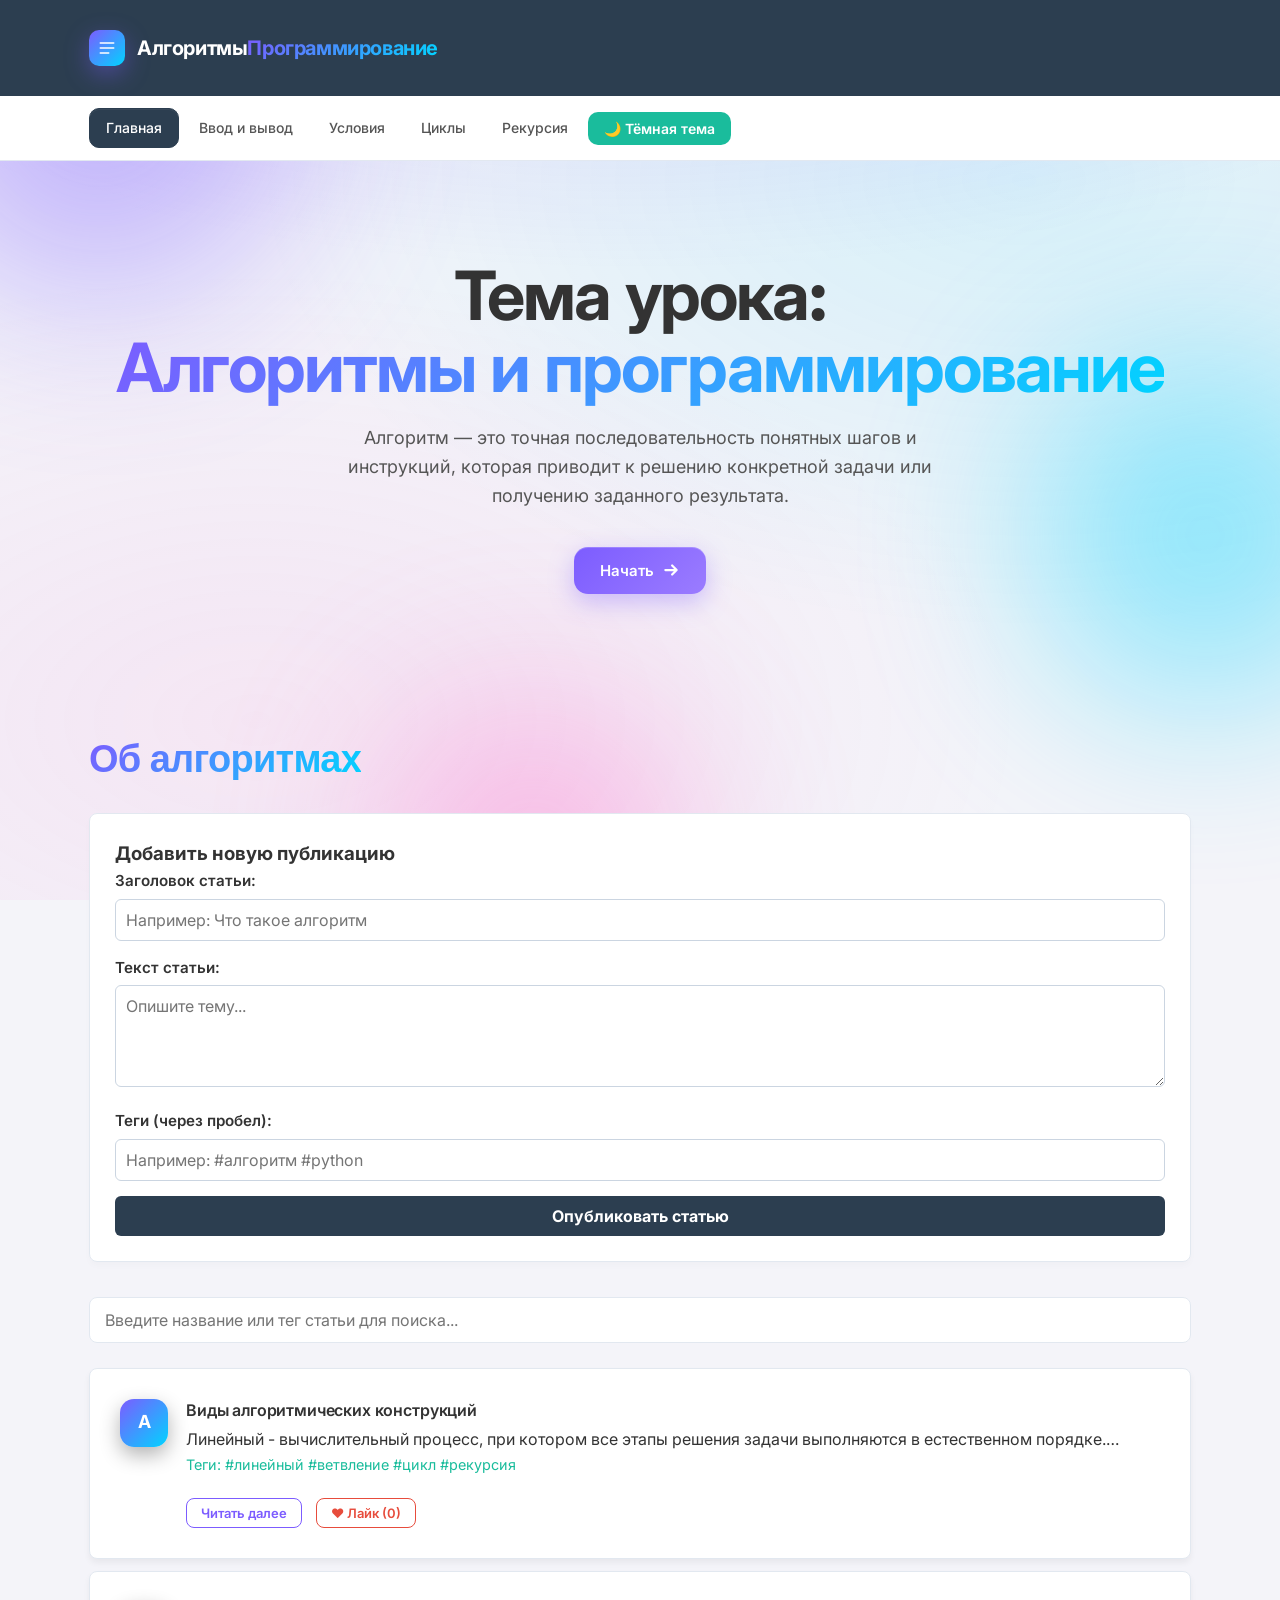
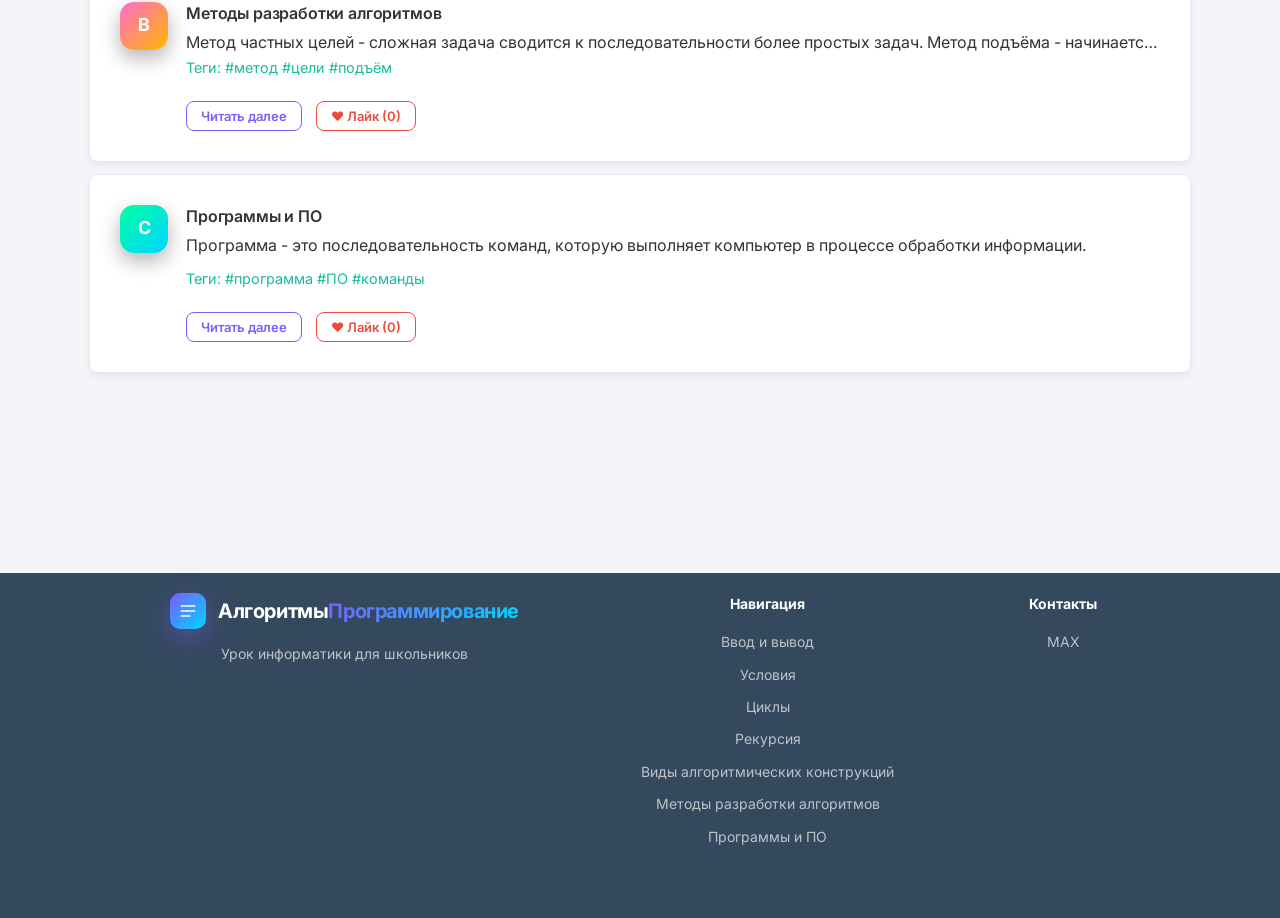
<file: index.html>
<!DOCTYPE html>
<html lang="ru">
<head>
    <meta charset="UTF-8">
    <meta name="viewport" content="width=device-width, initial-scale=1.0">
    <title>Алгоритмы и программирование. Урок для школьников</title>
    <link rel="preconnect" href="https://fonts.googleapis.com">
    <link rel="preconnect" href="https://fonts.gstatic.com" crossorigin>
    <link href="https://fonts.googleapis.com/css2?family=Inter:wght@300;400;500;600;700;800;900&family=Space+Grotesk:wght@400;500;600;700&display=swap" rel="stylesheet">
    <link rel="stylesheet" href="style.css">
</head>
<body>
    <!-- Анимированный фон -->
    <div class="bg-gradient"></div>
    <div class="bg-orbs">
        <div class="orb orb-1"></div>
        <div class="orb orb-2"></div>
        <div class="orb orb-3"></div>
    </div>

    <!-- Шапка -->
    <header class="header">
        <div class="container header-inner">
            <a href="index.html" class="logo">
                <div class="logo-mark">
                    <svg viewBox="0 0 24 24" fill="none" xmlns="http://www.w3.org/2000/svg">
                        <path d="M4 6h16M4 12h16M4 18h10" stroke="currentColor" stroke-width="2" stroke-linecap="round"/>
                    </svg>
                </div>
                <span class="logo-text">Алгоритмы<em>Программирование</em></span>
            </a>

            <div class="header-actions">
                
            </div>
        </div>
    </header>

    <!-- Навигация -->
    <nav class="navigation">
        <div class="container nav-inner">
            <ul class="nav-menu">
    <li><a href="index.html" class="nav-link active">Главная</a></li>
    <li><a href="vvod.html" class="nav-link">Ввод и вывод</a></li>
    <li><a href="yslovia.html" class="nav-link">Условия</a></li>
    <li><a href="cicili.html" class="nav-link">Циклы</a></li>
    <li><a href="recyrsia.html" class="nav-link">Рекурсия</a></li>
    <li><button class="theme-btn" id="themeBtn">🌙 Тёмная тема</button></li>
</ul>
        </div>
    </nav>

    <!-- Основной контент -->
    <main class="main">
        <div class="container">

            <!-- Hero -->
            <section class="hero">
                <h1 class="hero-title">
                    Тема урока:<br>
                    <span class="gradient-text">Алгоритмы и программирование</span>
                </h1>
                <p class="hero-subtitle">
                    Алгоритм — это точная последовательность понятных шагов и инструкций, 
                    которая приводит к решению конкретной задачи или получению заданного 
                    результата.
                </p>
                <div class="hero-actions">
                    <form action="vvod.html"><button class="btn btn-primary btn-lg">
                        Начать
                        <svg width="18" height="18" viewBox="0 0 16 16" fill="none">
                            <path d="M3 8h10M9 4l4 4-4 4" stroke="currentColor" stroke-width="2" stroke-linecap="round" stroke-linejoin="round"/>
                        </svg>
                    </button></form>
                </div>

</section>
            <!-- Обсуждения -->
            <section class="section">
                <div class="section-head">
                    <h2 class="section-title"><span class="gradient-text">Об алгоритмах</span></h2>
                </div>
                    <!-- Форма добавления новой статьи -->
<form id="addArticleForm" class="article-form">
    <h3>Добавить новую публикацию</h3>

    <div class="form-group">
        <label for="postTitle">Заголовок статьи:</label>
        <input type="text" id="postTitle" required placeholder="Например: Что такое алгоритм">
    </div>

    <div class="form-group">
        <label for="postText">Текст статьи:</label>
        <textarea id="postText" rows="4" required placeholder="Опишите тему..."></textarea>
    </div>

    <div class="form-group">
        <label for="postTags">Теги (через пробел):</label>
        <input type="text" id="postTags" placeholder="Например: #алгоритм #python">
    </div>

    <button type="submit" class="submit-btn">Опубликовать статью</button>
</form>
                                <!-- Поле живого поиска -->
                <div class="search-container">
                    <input type="text" id="searchInput" placeholder="Введите название или тег статьи для поиска...">
                </div>

                <!-- В этот пустой контейнер JavaScript будет вставлять наши статьи -->
                <div id="postsContainer" class="discussions-list"></div>
                            </section>
        </div>
    </main>

    <!-- Подвал -->
    <footer class="footer">
        <div class="container">
            <div class="footer-grid">
                <div class="footer-brand">
                    <div class="logo">
                        <div class="logo-mark">
                            <svg viewBox="0 0 24 24" fill="none">
                                <path d="M4 6h16M4 12h16M4 18h10" stroke="currentColor" stroke-width="2" stroke-linecap="round"/>
                            </svg>
                        </div>
                        <span class="logo-text">Алгоритмы<em>Программирование</em></span>
                    </div>
                    <p>Урок информатики для школьников</p>
                </div>

                <div class="footer-col">
                    <h4>Навигация</h4>
                    <ul>
                        <li><a href="vvod.html">Ввод и вывод</a></li>
                        <li><a href="yslovia.html">Условия</a></li>
                        <li><a href="cicili.html">Циклы</a></li>
                        <li><a href="recyrsia.html">Рекурсия</a></li>
                        <li><a href="vidi.html">Виды алгоритмических конструкций</a></li>
                        <li><a href="metodi.html">Методы разработки алгоритмов</a></li>
                        <li><a href="prog.html">Программы и ПО</a></li>
                    </ul>
                </div>

                <div class="footer-col">
                    <h4>Контакты</h4>
                    <ul>
                         <li><a href="#">MAX</a></li>
                    </ul>
                </div>
            </div>
        </div>
    </footer>

    <script>
        // Анимация счётчиков
        const counters = document.querySelectorAll('.stat-value');
        const animateCount = (el, target) => {
            const duration = 1500;
            const start = performance.now();
            const step = (now) => {
                const progress = Math.min((now - start) / duration, 1);
                const eased = 1 - Math.pow(1 - progress, 3);
                el.textContent = Math.floor(eased * target).toLocaleString('ru-RU');
                if (progress < 1) requestAnimationFrame(step);
            };
            requestAnimationFrame(step);
        };

        const observer = new IntersectionObserver((entries) => {
            entries.forEach(entry => {
                if (entry.isIntersecting) {
                    const el = entry.target;
                    animateCount(el, parseInt(el.dataset.count));
                    observer.unobserve(el);
                }
            });
        }, { threshold: 0.5 });

        counters.forEach(c => observer.observe(c));
    </script>
<script src="script.js"></script>
</body>
</html>
</file>
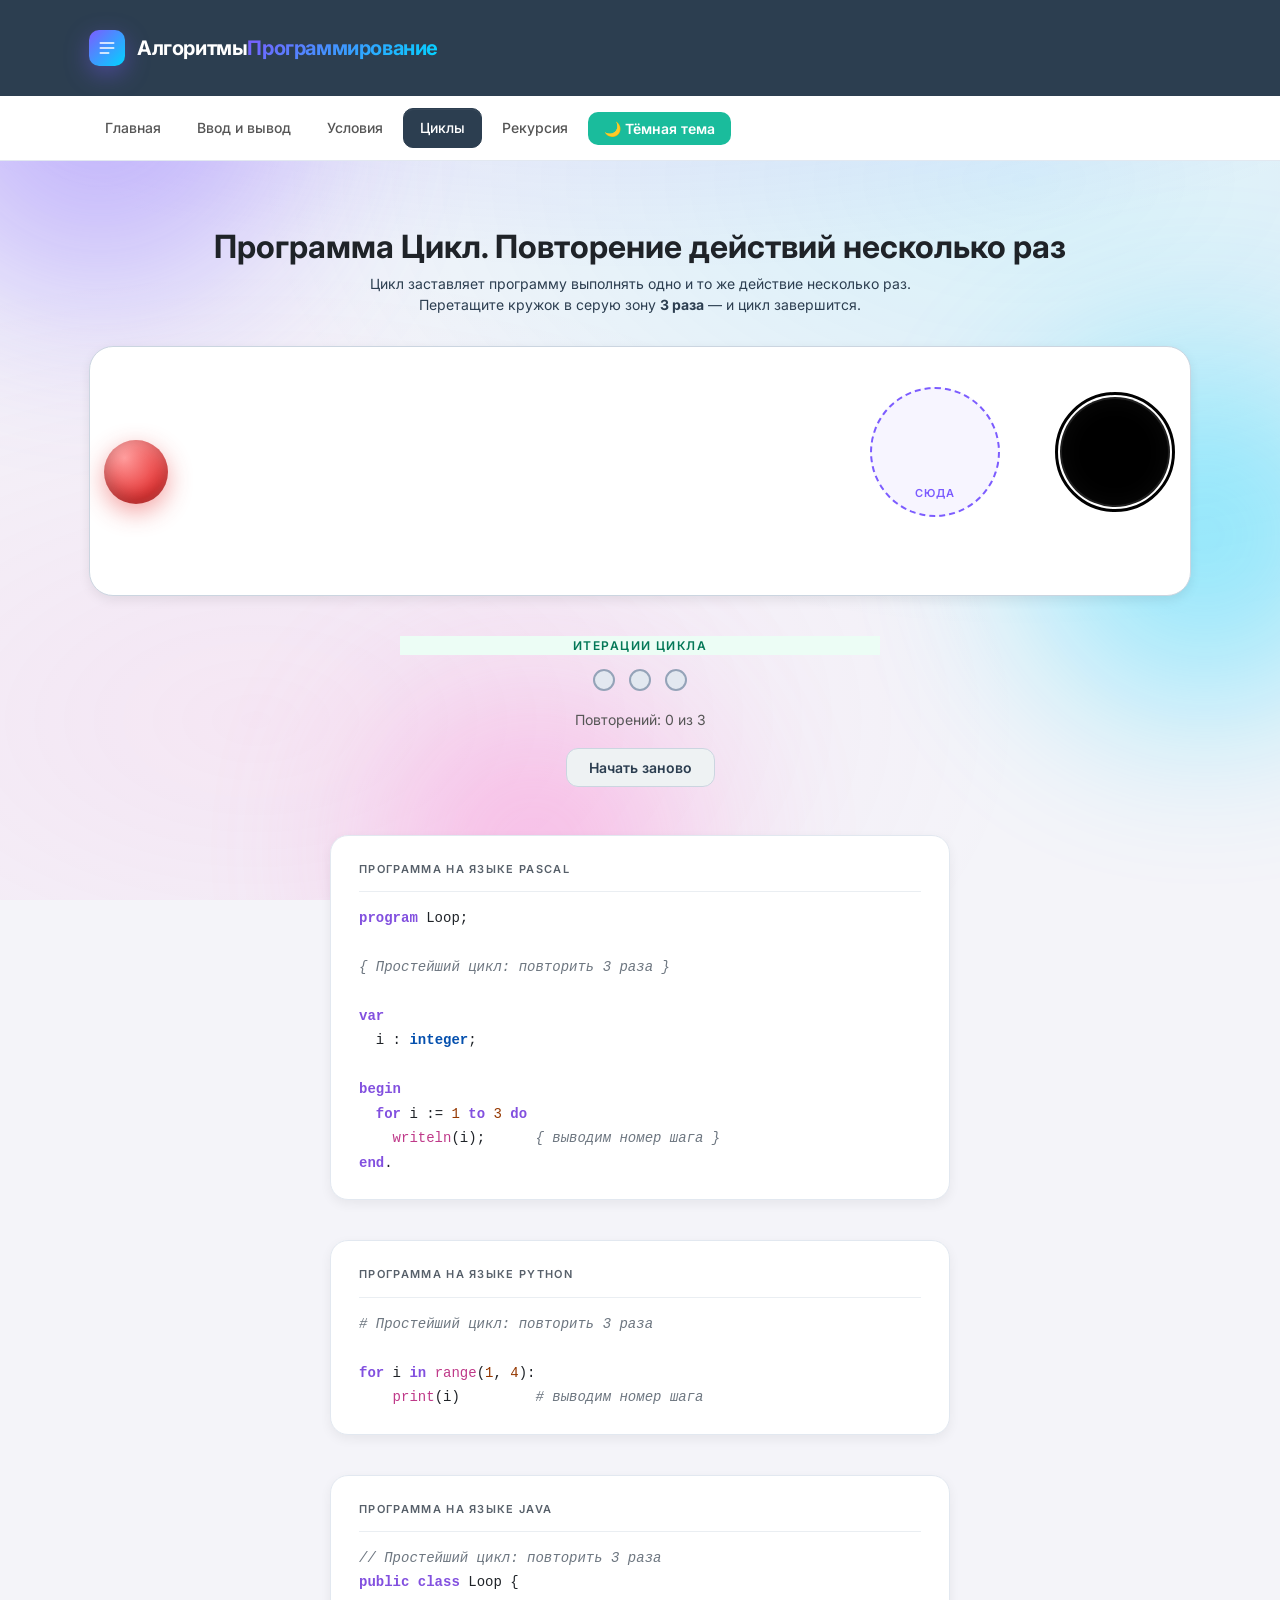
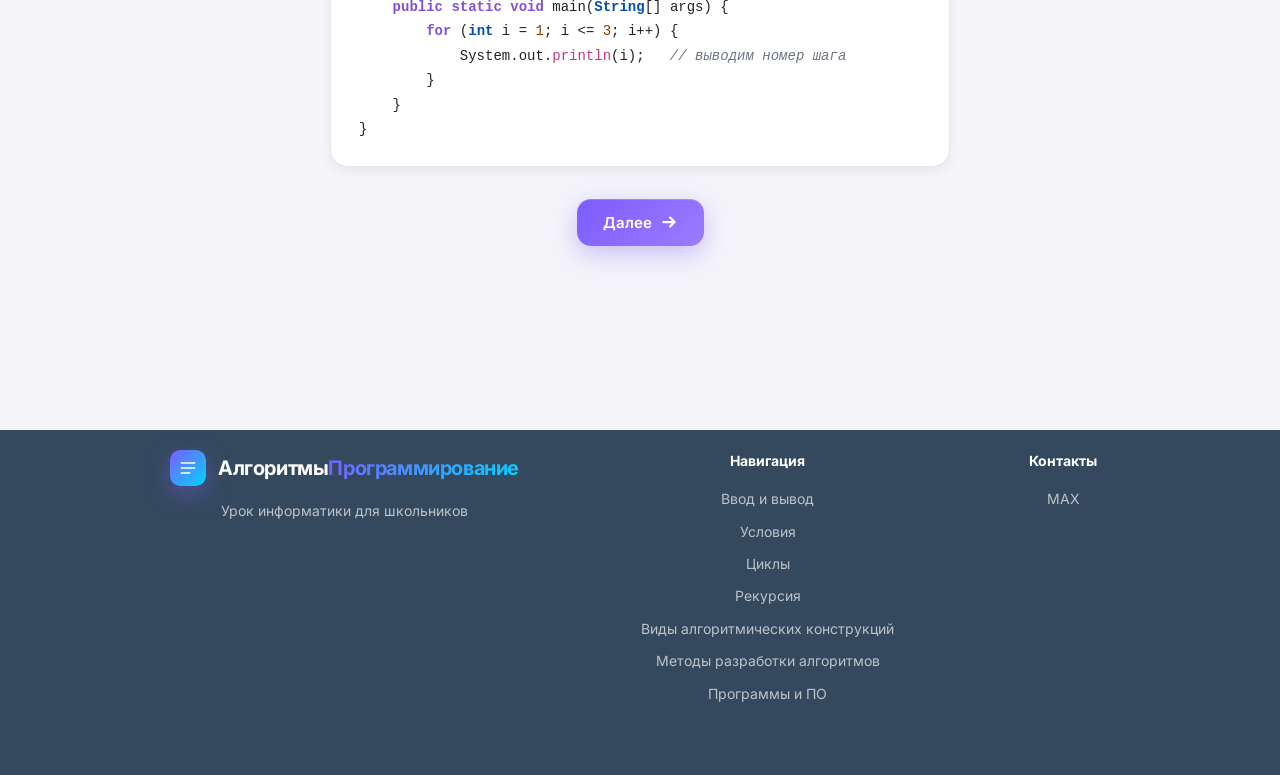
<file: cicili.html>
<!DOCTYPE html>
<html lang="ru">
<head>
    <meta charset="UTF-8">
    <meta name="viewport" content="width=device-width, initial-scale=1.0">
    <title>Алгоритмы и программирование. Урок для школьников</title>
    <link rel="preconnect" href="https://fonts.googleapis.com">
    <link rel="preconnect" href="https://fonts.gstatic.com" crossorigin>
    <link href="https://fonts.googleapis.com/css2?family=Inter:wght@300;400;500;600;700;800;900&family=Space+Grotesk:wght@400;500;600;700&display=swap" rel="stylesheet">
    <link rel="stylesheet" href="style.css">
    <style>
        /* ---- Плавный «полёт» кружка при снэпе и возврате ---- */
        .playground .circle {
            transition:
                left 0.45s cubic-bezier(0.34, 1.2, 0.64, 1),
                top  0.45s cubic-bezier(0.34, 1.2, 0.64, 1),
                transform 0.2s ease;
        }
        .playground .circle.dragging {
            transition: none !important;
        }

        /* ---- Панель с итерациями под полем ---- */
        .loop-panel {
             max-width: 480px;
            margin: 40px auto 48px;
            text-align: center;
        }

        .loop-label {
            font-size: 12px;
            color: var(--text-muted);
            text-transform: uppercase;
            letter-spacing: 0.12em;
            font-weight: 600;
            margin-bottom: 14px;
        }

        .loop-dots {
            display: flex;
            justify-content: center;
            gap: 14px;
            margin-bottom: 18px;
        }

        .loop-dot {
            width: 22px;
            height: 22px;
            border-radius: 50%;
            background: rgba(255, 255, 255, 0.04);
            border: 2px solid rgba(255, 255, 255, 0.15);
            transition: all 0.35s ease;
        }

        .loop-dot.done {
            background: #00ffa3;
            border-color: #00ffa3;
            box-shadow: 0 0 22px rgba(0, 255, 163, 0.75);
            animation: dotPop 0.45s ease;
        }

        @keyframes dotPop {
            0%   { transform: scale(1); }
            50%  { transform: scale(1.4); }
            100% { transform: scale(1); }
        }

        .loop-status {
            font-size: 14px;
            color: var(--text-muted);
            min-height: 22px;
            margin-bottom: 16px;
            transition: color 0.3s ease;
        }
        .loop-status.done {
            color: #00b894;
            font-weight: 700;
        }

        .btn-reset {
            padding: 10px 22px;
            background: rgba(255, 255, 255, 0.04);
            color: #fff;
            border: 1px solid rgba(255, 255, 255, 0.12);
            border-radius: 12px;
            font-family: inherit;
            font-size: 14px;
            font-weight: 600;
            cursor: pointer;
            transition: all 0.2s ease;
        }
        .btn-reset:hover {
            background: rgba(255, 255, 255, 0.08);
            border-color: rgba(255, 255, 255, 0.25);
            transform: translateY(-2px);
        }
        .playground .indicator.win,
.game-wrap .indicator.win {
    background: #e63333;
    border-color: #e63333;
    animation: redPulse 1.6s ease-in-out infinite;
}

@keyframes redPulse {
    0%, 100% {
        box-shadow:
            0 0 40px  rgba(230, 51, 51, 0.85),
            0 0 90px  rgba(230, 51, 51, 0.5),
            0 0 140px rgba(230, 51, 51, 0.3);
    }
    50% {
        box-shadow:
            0 0 60px  rgba(230, 51, 51, 1),
            0 0 130px rgba(230, 51, 51, 0.75),
            0 0 200px rgba(230, 51, 51, 0.45);
    }
}
/* ---- Рамка с кодом в стиле playground ---- */
.code-frame {
    position: relative;
    max-width: 620px;
    margin: 40px auto 32px;
    padding: 24px 28px;
    background: rgba(255, 255, 255, 0.02);
    border: 1px solid rgba(255, 255, 255, 0.08);
    border-radius: 18px;
    box-shadow:
        0 20px 60px rgba(0, 0, 0, 0.45),
        inset 0 1px 0 rgba(255, 255, 255, 0.06);
    text-align: left;
    font-family: 'Space Grotesk', 'Consolas', 'Menlo', monospace;
    font-size: 14px;
    line-height: 1.75;
    overflow: hidden;
}

.code-frame::before {
    content: attr(data-file);
    display: block;
    font-family: 'Inter', sans-serif;
    font-size: 11px;
    font-weight: 600;
    letter-spacing: 0.12em;
    text-transform: uppercase;
    color: #8b8b9e;
    margin-bottom: 14px;
    padding-bottom: 12px;
    border-bottom: 1px solid rgba(255, 255, 255, 0.08);
}

.code-frame pre {
    margin: 0;
    white-space: pre;
    overflow-x: auto;
    color: #e0e0f0;
}

/* Подсветка Паскаля */
.code-frame .kw   { color: #7c5cff; font-weight: 700; }
.code-frame .type { color: #00d4ff; font-weight: 600; }
.code-frame .num  { color: #ffb800; }
.code-frame .cmt  { color: #5a5a6e; font-style: italic; }
.code-frame .fn   { color: #ff6bcb; }
/* Подсветка Python */
.code-frame .py-kw   { color: #7c5cff; font-weight: 700; }
.code-frame .py-fn   { color: #ff6bcb; }
.code-frame .py-num  { color: #ffb800; }
.code-frame .py-cmt  { color: #5a5a6e; font-style: italic; }

/* Подсветка Java */
.code-frame .jv-kw   { color: #7c5cff; font-weight: 700; }
.code-frame .jv-type { color: #00d4ff; font-weight: 600; }
.code-frame .jv-fn   { color: #ff6bcb; }
.code-frame .jv-num  { color: #ffb800; }
.code-frame .jv-cmt  { color: #5a5a6e; font-style: italic; }
    </style>
</head>
<body>
    <!-- Анимированный фон -->
    <div class="bg-gradient"></div>
    <div class="bg-orbs">
        <div class="orb orb-1"></div>
        <div class="orb orb-2"></div>
        <div class="orb orb-3"></div>
    </div>

    <!-- Шапка -->
    <header class="header">
        <div class="container header-inner">
            <a href="index.html" class="logo">
                <div class="logo-mark">
                    <svg viewBox="0 0 24 24" fill="none" xmlns="http://www.w3.org/2000/svg">
                        <path d="M4 6h16M4 12h16M4 18h10" stroke="currentColor" stroke-width="2" stroke-linecap="round"/>
                    </svg>
                </div>
                <span class="logo-text">Алгоритмы<em>Программирование</em></span>
            </a>

            <div class="header-actions">
                
            </div>
        </div>
    </header>

    <!-- Навигация -->
    <nav class="navigation">
        <div class="container nav-inner">
            <ul class="nav-menu">
                <li><a href="index.html" class="nav-link">Главная</a></li>
                <li><a href="vvod.html" class="nav-link">Ввод и вывод</a></li>
                <li><a href="yslovia.html" class="nav-link">Условия</a></li>
                <li><a href="cicili.html" class="nav-link active">Циклы</a></li>
                <li><a href="recyrsia.html" class="nav-link">Рекурсия</a></li>
                <li><button class="theme-btn" id="themeBtn">🌙 Тёмная тема</button></li>
            </ul>
        </div>
    </nav>

    <!-- Основной контент -->
    <main class="main">
        <div class="container">
<h1 class="lesson-title">Программа Цикл. Повторение действий несколько раз</h1>
            <p class="hint" style="color:#333333;">
    Цикл заставляет программу выполнять одно и то же действие
    несколько раз. Перетащите кружок в серую зону <b style="color:#2c3e50;">3 раза</b> —
    и цикл завершится.
</p>

            <div class="playground playground--md" id="playground">

                <!-- Кружок-исполнитель -->
                <div class="circle red" id="c-red" data-color="red"></div>

                <!-- Зона и индикатор -->
                <div class="targets-row">
                    <div class="zone" id="zone"></div>
                    <div class="indicator" id="indicator"></div>
                </div>

            </div>

            <!-- Панель итераций -->
            <div class="loop-panel">
                <div class="loop-label">Итерации цикла</div>
                <div class="loop-dots">
    <span class="loop-dot"></span>
    <span class="loop-dot"></span>
    <span class="loop-dot"></span>
</div>
                <div class="loop-status" id="status">Повторений: 0 из 3</div>
                <button class="btn-reset" id="reset" style="background:#eef2f3; color:#2c3e50; border:1px solid #cbd5e0;">Начать заново</button>
            </div>
<!-- Рамка с кодом на Паскале: цикл -->
<div class="code-frame" data-file="Программа на языке Pascal">
<pre><span class="kw">program</span> Loop;

<span class="cmt">{ Простейший цикл: повторить 3 раза }</span>

<span class="kw">var</span>
  i : <span class="type">integer</span>;

<span class="kw">begin</span>
  <span class="kw">for</span> i := <span class="num">1</span> <span class="kw">to</span> <span class="num">3</span> <span class="kw">do</span>
    <span class="fn">writeln</span>(i);      <span class="cmt">{ выводим номер шага }</span>
<span class="kw">end</span>.</pre>
</div>
<!-- Рамка с кодом на Python: цикл -->
<div class="code-frame" data-file="Программа на языке Python">
<pre><span class="py-cmt"># Простейший цикл: повторить 3 раза</span>

<span class="py-kw">for</span> i <span class="py-kw">in</span> <span class="py-fn">range</span>(<span class="py-num">1</span>, <span class="py-num">4</span>):
    <span class="py-fn">print</span>(i)         <span class="py-cmt"># выводим номер шага</span></pre>
</div>

<!-- Рамка с кодом на Java: цикл -->
<div class="code-frame" data-file="Программа на языке Java">
<pre><span class="jv-cmt">// Простейший цикл: повторить 3 раза</span>
<span class="jv-kw">public class</span> Loop {
    <span class="jv-kw">public static void</span> main(<span class="jv-type">String</span>[] args) {
        <span class="jv-kw">for</span> (<span class="jv-type">int</span> i = <span class="jv-num">1</span>; i &lt;= <span class="jv-num">3</span>; i++) {
            System.out.<span class="jv-fn">println</span>(i);   <span class="jv-cmt">// выводим номер шага</span>
        }
    }
}</pre>
</div>
            <!-- Кнопка далее -->
            <section class="hero" style="padding: 0;">
                <div class="hero-actions">
                    <form action="recyrsia.html">
                        <button class="btn btn-primary btn-lg">
                            Далее
                            <svg width="18" height="18" viewBox="0 0 16 16" fill="none">
                                <path d="M3 8h10M9 4l4 4-4 4" stroke="currentColor" stroke-width="2" stroke-linecap="round" stroke-linejoin="round"/>
                            </svg>
                        </button>
                    </form>
                </div>
            </section>
        </div>
    </main>

    <!-- Подвал -->
    <footer class="footer">
        <div class="container">
            <div class="footer-grid">
                <div class="footer-brand">
                    <div class="logo">
                        <div class="logo-mark">
                            <svg viewBox="0 0 24 24" fill="none">
                                <path d="M4 6h16M4 12h16M4 18h10" stroke="currentColor" stroke-width="2" stroke-linecap="round"/>
                            </svg>
                        </div>
                        <span class="logo-text">Алгоритмы<em>Программирование</em></span>
                    </div>
                    <p>Урок информатики для школьников</p>
                </div>

                <div class="footer-col">
                    <h4>Навигация</h4>
                    <ul>
                        <li><a href="vvod.html">Ввод и вывод</a></li>
                        <li><a href="yslovia.html">Условия</a></li>
                        <li><a href="cicili.html">Циклы</a></li>
                        <li><a href="recyrsia.html">Рекурсия</a></li>
                        <li><a href="vidi.html">Виды алгоритмических конструкций</a></li>
                        <li><a href="metodi.html">Методы разработки алгоритмов</a></li>
                        <li><a href="prog.html">Программы и ПО</a></li>
                    </ul>
                </div>

                <div class="footer-col">
                    <h4>Контакты</h4>
                    <ul>
                        <li><a href="#">MAX</a></li>
                    </ul>
                </div>
        </div>
    </footer>

    <script>
    (function () {
        const playground = document.getElementById('playground');
        const zone       = document.getElementById('zone');
        const indicator  = document.getElementById('indicator');
        const circle     = document.getElementById('c-red');
        const status     = document.getElementById('status');
        const resetBtn   = document.getElementById('reset');
        const dots       = Array.from(document.querySelectorAll('.loop-dot'));

        const MAX_ITER = 3;

        let iteration = 0;
        let drag      = null;
        let busy      = false;   // блокировка во время анимации

        /* ---------- Стартовая раскладка ----------
           Кружок слева, по вертикальному центру поля. */
        function layoutInitial() {
            const h = playground.clientHeight;
            const size = circle.offsetWidth;
            const x = 14;
            const y = (h - size) / 2;

            circle.style.left = x + 'px';
            circle.style.top  = y + 'px';
            circle.dataset.hx = x;
            circle.dataset.hy = y;
        }

        /* ---------- Кружок в зоне? ---------- */
        function isInsideZone(el) {
            const r1 = el.getBoundingClientRect();
            const r2 = zone.getBoundingClientRect();
            const cx = r1.left + r1.width  / 2;
            const cy = r1.top  + r1.height / 2;
            const zx = r2.left + r2.width  / 2;
            const zy = r2.top  + r2.height / 2;
            return Math.hypot(cx - zx, cy - zy) < r2.width / 2;
        }

        /* ---------- Снэп в центр зоны ---------- */
        function snapToZone() {
            const playRect = playground.getBoundingClientRect();
            const zr       = zone.getBoundingClientRect();
            const size     = circle.offsetWidth;

            const zcx = zr.left + zr.width  / 2 - playRect.left;
            const zcy = zr.top  + zr.height / 2 - playRect.top;

            circle.style.left = (zcx - size / 2) + 'px';
            circle.style.top  = (zcy - size / 2) + 'px';
        }

        /* ---------- Возврат домой ---------- */
        function returnHome() {
            circle.style.left = circle.dataset.hx + 'px';
            circle.style.top  = circle.dataset.hy + 'px';
        }

        /* ---------- Обновление счётчика и статуса ---------- */
        function updateDots() {
            dots.forEach((d, i) => d.classList.toggle('done', i < iteration));

            if (iteration >= MAX_ITER) {
                status.textContent = 'Цикл завершён — выполнено ' + iteration + ' из ' + MAX_ITER;
                status.classList.add('done');
            } else {
                status.textContent = 'Повторений: ' + iteration + ' из ' + MAX_ITER;
                status.classList.remove('done');
            }
        }

        /* ---------- Индикатор ---------- */
        function lightIndicator()   { indicator.classList.add('win'); }
        function resetIndicator()   { indicator.classList.remove('win'); }

        /* ---------- Перетаскивание ---------- */
        function onDown(e) {
            if (busy) return;
            e.preventDefault();

            const rect     = circle.getBoundingClientRect();
            const playRect = playground.getBoundingClientRect();

            drag = {
                offsetX: e.clientX - rect.left,
                offsetY: e.clientY - rect.top,
                playRect
            };

            circle.setPointerCapture(e.pointerId);
            circle.classList.add('dragging');
        }

        function onMove(e) {
            if (!drag || busy) return;
            const size = circle.offsetWidth;

            let x = e.clientX - drag.playRect.left - drag.offsetX;
            let y = e.clientY - drag.playRect.top  - drag.offsetY;

            x = Math.max(0, Math.min(drag.playRect.width  - size, x));
            y = Math.max(0, Math.min(drag.playRect.height - size, y));

            circle.style.left = x + 'px';
            circle.style.top  = y + 'px';

            if (isInsideZone(circle)) zone.classList.add('hover');
            else                      zone.classList.remove('hover');
        }

        function onUp(e) {
            if (!drag || busy) return;
            circle.classList.remove('dragging');
            try { circle.releasePointerCapture(e.pointerId); } catch (_) {}
            zone.classList.remove('hover');

            if (isInsideZone(circle)) {
                /* Цикл уже завершён — кружок просто вернётся домой */
                if (iteration >= MAX_ITER) {
                    returnHome();
                    drag = null;
                    return;
                }

                busy = true;

                /* 1. Кружок встаёт в зону */
                snapToZone();

                /* 2. Через 500 мс — итерация засчитана, кружок летит домой */
                setTimeout(function () {
                    iteration++;
                    updateDots();

                    if (iteration >= MAX_ITER) lightIndicator();

                    returnHome();

                    /* 3. Ещё через 500 мс — разблокируем перетаскивание */
                    setTimeout(function () { busy = false; }, 500);
                }, 500);
            }

            drag = null;
        }

        circle.addEventListener('pointerdown', onDown);
        circle.addEventListener('pointermove', onMove);
        circle.addEventListener('pointerup',   onUp);
        circle.addEventListener('pointercancel', onUp);

        /* ---------- Сброс ---------- */
        resetBtn.addEventListener('click', function () {
            if (busy) return;
            iteration = 0;
            updateDots();
            resetIndicator();
            returnHome();
        });

        /* ---------- Ресайз ---------- */
        window.addEventListener('resize', function () {
            const playRect = playground.getBoundingClientRect();
            const size = circle.offsetWidth;

            /* Пересчитываем домашнюю позицию */
            const hx = 14;
            const hy = (playRect.height - size) / 2;
            circle.dataset.hx = hx;
            circle.dataset.hy = hy;

            /* Если кружок никуда не тащили — вернём на новое место */
            if (!busy) {
                circle.style.left = hx + 'px';
                circle.style.top  = hy + 'px';
            }
        });

        /* ---------- Старт ---------- */
        layoutInitial();
        updateDots();
    })();
    </script>
    <script src="script.js"></script>
</body>
</html>
</file>
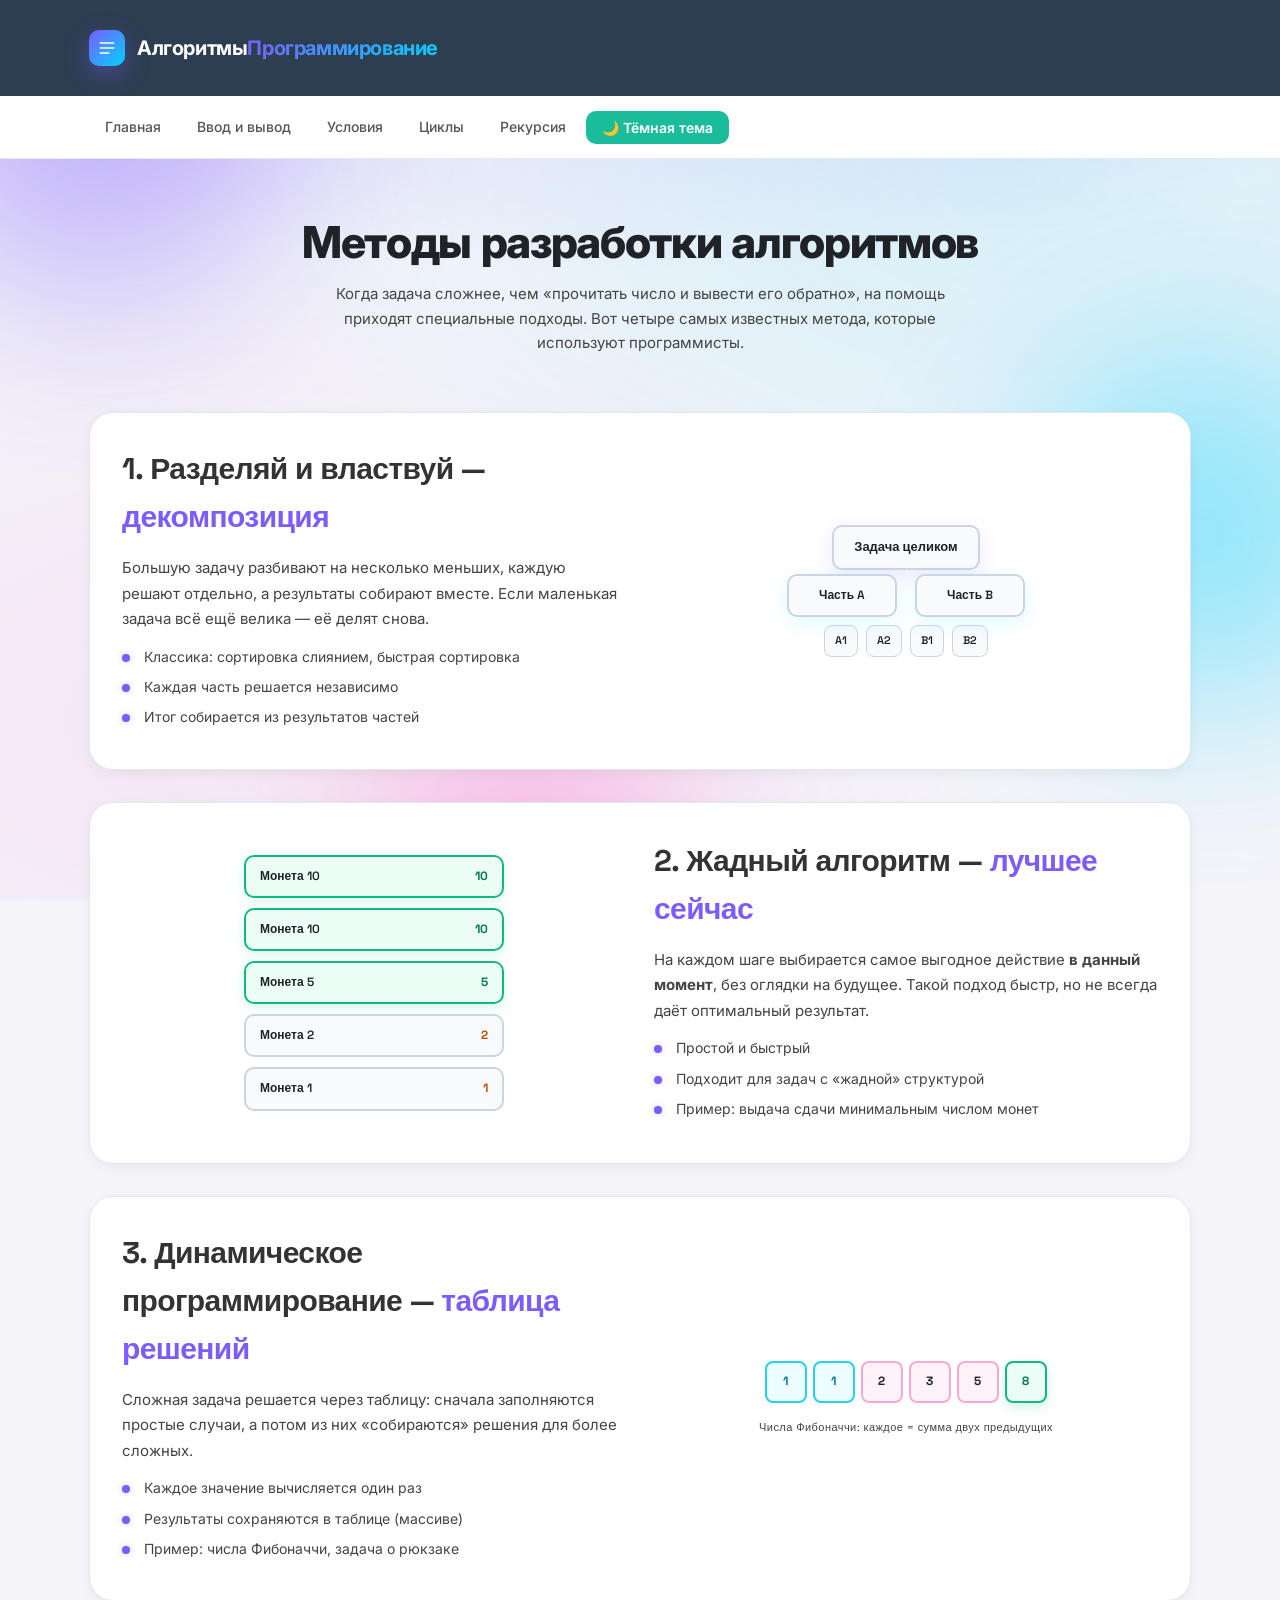
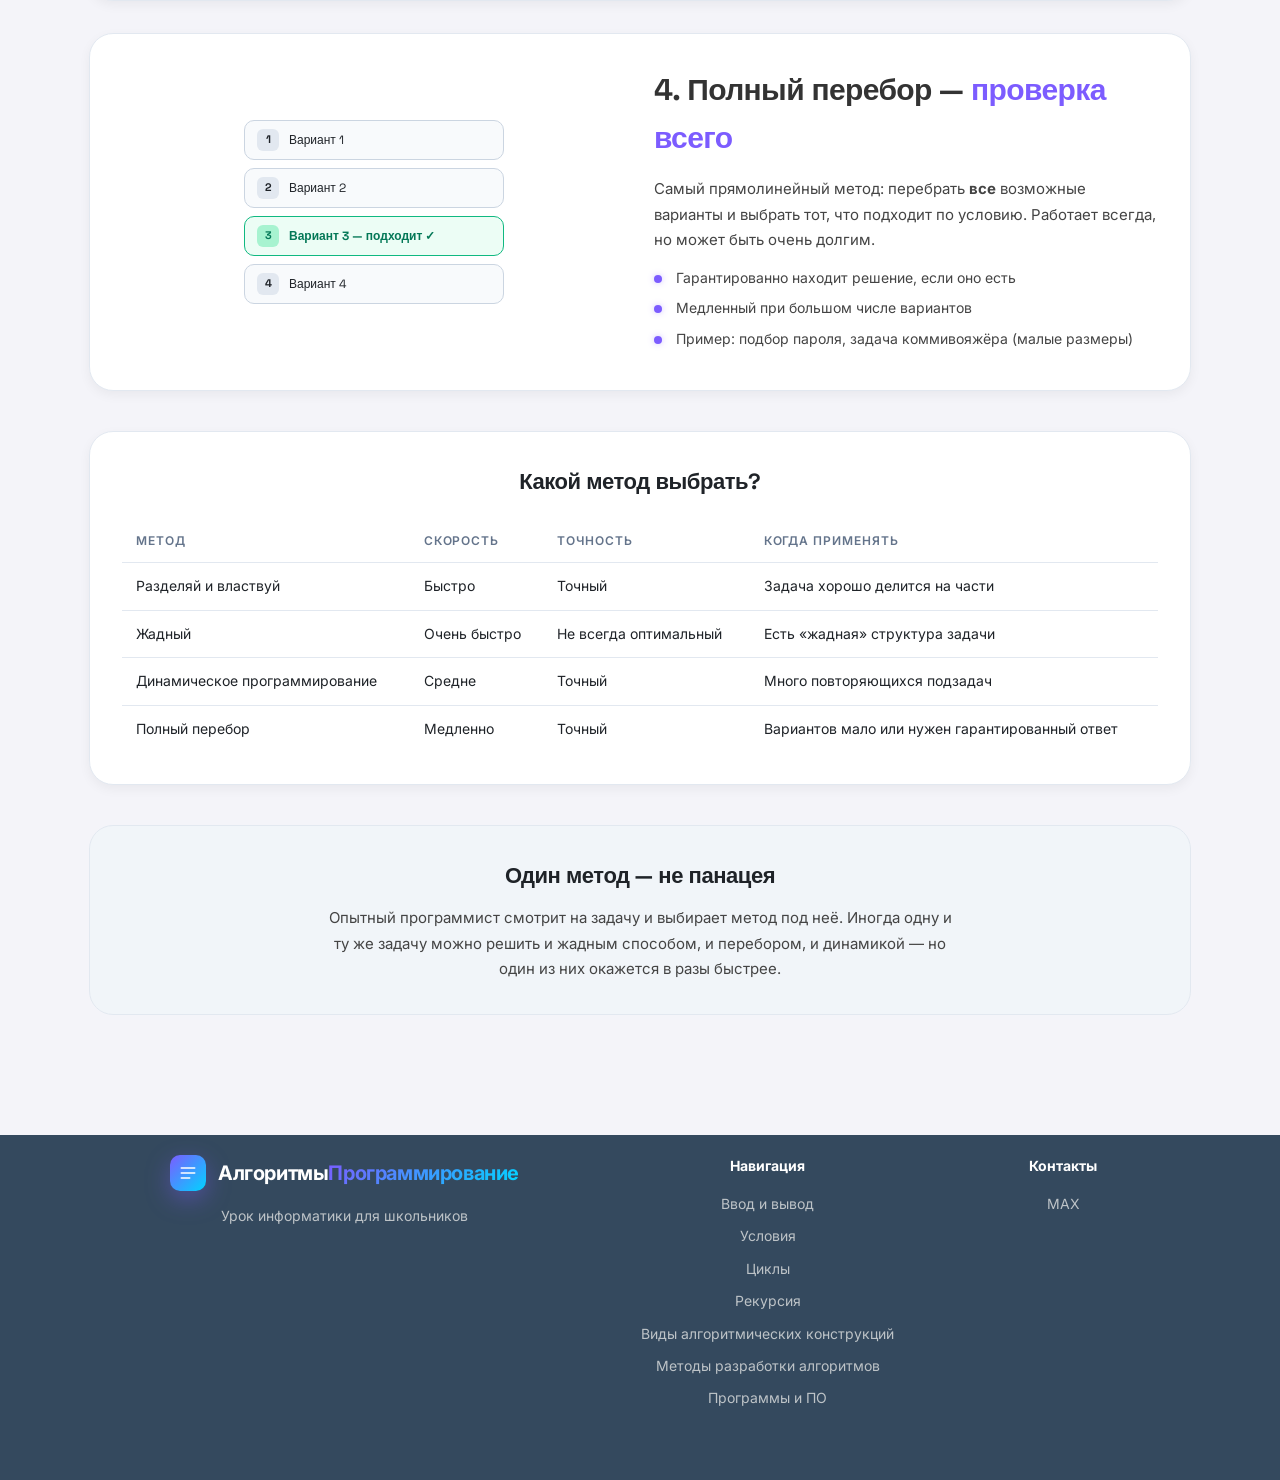
<file: metodi.html>
<!DOCTYPE html>
<html lang="ru">
<head>
    <meta charset="UTF-8">
    <meta name="viewport" content="width=device-width, initial-scale=1.0">
    <title>Алгоритмы и программирование. Урок для школьников</title>
    <link rel="preconnect" href="https://fonts.googleapis.com">
    <link rel="preconnect" href="https://fonts.gstatic.com" crossorigin>
    <link href="https://fonts.googleapis.com/css2?family=Inter:wght@300;400;500;600;700;800;900&family=Space+Grotesk:wght@400;500;600;700&display=swap" rel="stylesheet">
    <link rel="stylesheet" href="style.css">
    <style>
        /* ============================================================
           СТИЛИ ТОЛЬКО ДЛЯ ЭТОЙ СТРАНИЦЫ
           ============================================================ */

        .lesson-title {
            font-family: 'Space Grotesk', 'Inter', sans-serif;
            font-size: clamp(26px, 4vw, 44px);
            font-weight: 800;
            letter-spacing: -0.03em;
            line-height: 1.1;
            text-align: center;
            margin-bottom: 14px;
            background: linear-gradient(135deg, #ffffff 20%, #a4a4c0 90%);
            -webkit-background-clip: text;
            background-clip: text;
            -webkit-text-fill-color: transparent;
        }

        .lesson-subtitle {
            color: #8b8b9e;
            text-align: center;
            max-width: 640px;
            margin: 0 auto 56px;
            font-size: 15px;
            line-height: 1.65;
        }

        /* -------- Секция -------- */
        .vidi-section {
            display: grid;
            grid-template-columns: 1fr 1fr;
            gap: 28px;
            align-items: center;
            padding: 32px;
            margin-bottom: 32px;
            background: rgba(255, 255, 255, 0.02);
            border: 1px solid rgba(255, 255, 255, 0.08);
            border-radius: 24px;
            box-shadow:
                0 20px 60px rgba(0, 0, 0, 0.35),
                inset 0 1px 0 rgba(255, 255, 255, 0.05);
        }

        .vidi-section.reverse .vidi-text { order: 2; }
        .vidi-section.reverse .vidi-pic  { order: 1; }

        .vidi-text h2 {
            font-family: 'Space Grotesk', sans-serif;
            font-size: clamp(22px, 2.6vw, 30px);
            font-weight: 700;
            letter-spacing: -0.02em;
            margin-bottom: 14px;
        }

        .vidi-text h2 .accent {
            background: linear-gradient(135deg, #7c5cff, #00d4ff);
            -webkit-background-clip: text;
            background-clip: text;
            -webkit-text-fill-color: transparent;
        }

        .vidi-text p {
            color: #b8b8c8;
            font-size: 15px;
            line-height: 1.7;
            margin-bottom: 14px;
        }

        .vidi-text ul {
            list-style: none;
            padding: 0;
            margin: 0;
        }

        .vidi-text ul li {
            position: relative;
            padding-left: 22px;
            margin-bottom: 8px;
            color: #8b8b9e;
            font-size: 14px;
        }

        .vidi-text ul li::before {
            content: '';
            position: absolute;
            left: 0;
            top: 8px;
            width: 8px;
            height: 8px;
            border-radius: 50%;
            background: linear-gradient(135deg, #7c5cff, #00d4ff);
            box-shadow: 0 0 12px rgba(124, 92, 255, 0.6);
        }

        /* -------- Картинка (схема) -------- */
        .vidi-pic {
            display: flex;
            justify-content: center;
            align-items: center;
            padding: 20px;
            min-height: 260px;
        }

        /* ---------- СХЕМА 1: Разделяй и властвуй ---------- */
        .dac {
            display: flex;
            flex-direction: column;
            align-items: center;
            gap: 4px;
            font-family: 'Space Grotesk', sans-serif;
        }

        .dac .top {
            padding: 10px 20px;
            background: rgba(124, 92, 255, 0.10);
            border: 2px solid rgba(124, 92, 255, 0.5);
            border-radius: 10px;
            font-size: 13px;
            font-weight: 600;
            color: #e0e0f0;
            box-shadow: 0 6px 20px rgba(124, 92, 255, 0.15);
        }

        .dac .split {
            display: flex;
            gap: 18px;
            position: relative;
        }

        .dac .split::before {
            content: '';
            position: absolute;
            top: -10px;
            left: 50%;
            width: 1px;
            height: 10px;
            background: rgba(255, 255, 255, 0.25);
        }

        .dac .mid {
            width: 110px;
            padding: 10px;
            background: rgba(0, 212, 255, 0.08);
            border: 2px solid rgba(0, 212, 255, 0.5);
            border-radius: 10px;
            font-size: 12px;
            font-weight: 600;
            text-align: center;
            color: #e0e0f0;
            box-shadow: 0 6px 20px rgba(0, 212, 255, 0.12);
        }

        .dac .bottom-row {
            display: flex;
            gap: 8px;
            margin-top: 4px;
        }

        .dac .small {
            padding: 6px 10px;
            font-size: 11px;
            background: rgba(0, 255, 163, 0.08);
            border: 1px solid rgba(0, 255, 163, 0.45);
            border-radius: 8px;
            color: #b8ffd8;
            font-weight: 600;
        }

        /* ---------- СХЕМА 2: Жадный алгоритм ---------- */
        .greedy {
            display: flex;
            flex-direction: column;
            gap: 10px;
            font-family: 'Space Grotesk', sans-serif;
            width: 100%;
            max-width: 260px;
        }

        .greedy-item {
            display: flex;
            align-items: center;
            justify-content: space-between;
            padding: 10px 14px;
            border-radius: 10px;
            border: 2px solid rgba(255, 184, 0, 0.5);
            background: rgba(255, 184, 0, 0.06);
            font-size: 12px;
            font-weight: 600;
            color: #e0e0f0;
            position: relative;
        }

        .greedy-item.chosen {
            border-color: rgba(0, 255, 163, 0.6);
            background: rgba(0, 255, 163, 0.08);
            box-shadow: 0 6px 20px rgba(0, 255, 163, 0.15);
        }

        .greedy-item .val {
            color: #ffb800;
            font-weight: 700;
        }
        .greedy-item.chosen .val { color: #00ffa3; }

        .greedy-item .check {
            font-size: 14px;
        }

        /* ---------- СХЕМА 3: Динамическое программирование ---------- */
        .dp {
            display: flex;
            flex-direction: column;
            gap: 6px;
            font-family: 'Space Grotesk', sans-serif;
        }

        .dp-row {
            display: flex;
            gap: 6px;
            justify-content: center;
        }

        .dp-cell {
            width: 42px;
            height: 42px;
            display: flex;
            align-items: center;
            justify-content: center;
            font-size: 12px;
            font-weight: 700;
            background: rgba(255, 107, 203, 0.06);
            border: 2px solid rgba(255, 107, 203, 0.35);
            border-radius: 8px;
            color: #e0e0f0;
            transition: all 0.2s ease;
        }

        .dp-cell.base {
            background: rgba(0, 212, 255, 0.10);
            border-color: rgba(0, 212, 255, 0.55);
            color: #9ae6ff;
        }

        .dp-cell.result {
            background: rgba(0, 255, 163, 0.10);
            border-color: rgba(0, 255, 163, 0.6);
            color: #b8ffd8;
            box-shadow: 0 6px 20px rgba(0, 255, 163, 0.2);
        }

        .dp-caption {
            font-size: 11px;
            color: #8b8b9e;
            margin-top: 10px;
            text-align: center;
            letter-spacing: 0.04em;
        }

        /* ---------- СХЕМА 4: Перебор ---------- */
        .brute {
            display: flex;
            flex-direction: column;
            gap: 8px;
            font-family: 'Space Grotesk', sans-serif;
            width: 100%;
            max-width: 260px;
        }

        .brute-row {
            display: flex;
            align-items: center;
            gap: 10px;
            padding: 8px 12px;
            border-radius: 10px;
            background: rgba(255, 255, 255, 0.03);
            border: 1px solid rgba(255, 255, 255, 0.08);
            font-size: 12px;
            color: #8b8b9e;
        }

        .brute-row.win {
            border-color: rgba(0, 255, 163, 0.5);
            background: rgba(0, 255, 163, 0.06);
            color: #b8ffd8;
            font-weight: 700;
        }

        .brute-row .num {
            width: 22px;
            height: 22px;
            display: grid;
            place-items: center;
            border-radius: 6px;
            background: rgba(255, 255, 255, 0.06);
            font-size: 11px;
            font-weight: 700;
            color: #fff;
        }

        .brute-row.win .num {
            background: rgba(0, 255, 163, 0.25);
            color: #00ffa3;
        }

        /* -------- Итог -------- */
        .summary {
            margin-top: 40px;
            padding: 32px;
            background: linear-gradient(135deg, rgba(124, 92, 255, 0.10), rgba(0, 212, 255, 0.06));
            border: 1px solid rgba(124, 92, 255, 0.25);
            border-radius: 24px;
            text-align: center;
        }
        .summary h3 {
            font-family: 'Space Grotesk', sans-serif;
            font-size: 22px;
            font-weight: 700;
            letter-spacing: -0.02em;
            margin-bottom: 12px;
        }
        .summary p {
            color: #b8b8c8;
            font-size: 15px;
            line-height: 1.7;
            max-width: 640px;
            margin: 0 auto;
        }

        /* -------- Таблица сравнения -------- */
        .compare {
            margin-top: 40px;
            padding: 32px;
            background: rgba(255, 255, 255, 0.02);
            border: 1px solid rgba(255, 255, 255, 0.08);
            border-radius: 24px;
            overflow-x: auto;
        }
        .compare h3 {
            font-family: 'Space Grotesk', sans-serif;
            font-size: 22px;
            font-weight: 700;
            letter-spacing: -0.02em;
            margin-bottom: 20px;
            text-align: center;
        }
        .compare table {
            width: 100%;
            border-collapse: collapse;
            font-size: 14px;
        }
        .compare th,
        .compare td {
            padding: 12px 14px;
            text-align: left;
            border-bottom: 1px solid rgba(255, 255, 255, 0.06);
        }
        .compare th {
            color: #8b8b9e;
            font-weight: 600;
            font-size: 12px;
            text-transform: uppercase;
            letter-spacing: 0.08em;
        }
        .compare td {
            color: #c8c8d8;
        }
        .compare tr:last-child td { border-bottom: none; }

        /* -------- Адаптив -------- */
        @media (max-width: 820px) {
            .vidi-section {
                grid-template-columns: 1fr;
                padding: 24px;
            }
            .vidi-section.reverse .vidi-text { order: 1; }
            .vidi-section.reverse .vidi-pic  { order: 2; }
            .vidi-pic { min-height: 220px; }
        }
    </style>
</head>
<body>
    <!-- Анимированный фон -->
    <div class="bg-gradient"></div>
    <div class="bg-orbs">
        <div class="orb orb-1"></div>
        <div class="orb orb-2"></div>
        <div class="orb orb-3"></div>
    </div>

    <!-- Шапка -->
    <header class="header">
        <div class="container header-inner">
            <a href="index.html" class="logo">
                <div class="logo-mark">
                    <svg viewBox="0 0 24 24" fill="none" xmlns="http://www.w3.org/2000/svg">
                        <path d="M4 6h16M4 12h16M4 18h10" stroke="currentColor" stroke-width="2" stroke-linecap="round"/>
                    </svg>
                </div>
                <span class="logo-text">Алгоритмы<em>Программирование</em></span>
            </a>

            <div class="header-actions">
                
            </div>
        </div>
    </header>

    <!-- Навигация -->
    <nav class="navigation">
        <div class="container nav-inner">
            <ul class="nav-menu">
                <li><a href="index.html" class="nav-link">Главная</a></li>
                <li><a href="vvod.html" class="nav-link">Ввод и вывод</a></li>
                <li><a href="yslovia.html" class="nav-link">Условия</a></li>
                <li><a href="cicili.html" class="nav-link">Циклы</a></li>
                <li><a href="recyrsia.html" class="nav-link">Рекурсия</a></li>
                <li><button class="theme-btn" id="themeBtn">🌙 Тёмная тема</button></li>
            </ul>
        </div>
    </nav>

    <!-- Основной контент -->
    <main class="main">
        <div class="container">

             <h1 class="lesson-title">Методы разработки алгоритмов</h1>
            <p class="lesson-subtitle">
                Когда задача сложнее, чем «прочитать число и вывести его обратно»,
                на помощь приходят специальные подходы. Вот четыре самых
                известных метода, которые используют программисты.
            </p>

            <!-- ============ 1. РАЗДЕЛЯЙ И ВЛАСТВУЙ ============ -->
            <section class="vidi-section">
                <div class="vidi-text">
                    <h2>1. Разделяй и властвуй — <span class="accent">декомпозиция</span></h2>
                    <p>
                        Большую задачу разбивают на несколько меньших, каждую
                        решают отдельно, а результаты собирают вместе. Если
                        маленькая задача всё ещё велика — её делят снова.
                    </p>
                    <ul>
                        <li>Классика: сортировка слиянием, быстрая сортировка</li>
                        <li>Каждая часть решается независимо</li>
                        <li>Итог собирается из результатов частей</li>
                    </ul>
                </div>
                <div class="vidi-pic">
                    <div class="dac">
                        <div class="top">Задача целиком</div>
                        <div class="split">
                            <div class="mid">Часть A</div>
                            <div class="mid">Часть B</div>
                        </div>
                        <div class="bottom-row">
                            <div class="small">A1</div>
                            <div class="small">A2</div>
                            <div class="small">B1</div>
                            <div class="small">B2</div>
                        </div>
                    </div>
                </div>
            </section>

            <!-- ============ 2. ЖАДНЫЙ АЛГОРИТМ ============ -->
            <section class="vidi-section reverse">
                <div class="vidi-text">
                    <h2>2. Жадный алгоритм — <span class="accent">лучшее сейчас</span></h2>
                    <p>
                        На каждом шаге выбирается самое выгодное действие
                        <b>в данный момент</b>, без оглядки на будущее. Такой
                        подход быстр, но не всегда даёт оптимальный результат.
                    </p>
                    <ul>
                        <li>Простой и быстрый</li>
                        <li>Подходит для задач с «жадной» структурой</li>
                        <li>Пример: выдача сдачи минимальным числом монет</li>
                    </ul>
                </div>
                <div class="vidi-pic">
                    <div class="greedy">
                        <div class="greedy-item chosen">
                            <span>Монета 10</span>
                            <span class="val">10</span>
                        </div>
                        <div class="greedy-item chosen">
                            <span>Монета 10</span>
                            <span class="val">10</span>
                        </div>
                        <div class="greedy-item chosen">
                            <span>Монета 5</span>
                            <span class="val">5</span>
                        </div>
                        <div class="greedy-item">
                            <span>Монета 2</span>
                            <span class="val">2</span>
                        </div>
                        <div class="greedy-item">
                            <span>Монета 1</span>
                            <span class="val">1</span>
                        </div>
                    </div>
                </div>
            </section>

            <!-- ============ 3. ДИНАМИЧЕСКОЕ ПРОГРАММИРОВАНИЕ ============ -->
            <section class="vidi-section">
                <div class="vidi-text">
                    <h2>3. Динамическое программирование — <span class="accent">таблица решений</span></h2>
                    <p>
                        Сложная задача решается через таблицу: сначала
                        заполняются простые случаи, а потом из них
                        «собираются» решения для более сложных.
                    </p>
                    <ul>
                        <li>Каждое значение вычисляется один раз</li>
                        <li>Результаты сохраняются в таблице (массиве)</li>
                        <li>Пример: числа Фибоначчи, задача о рюкзаке</li>
                    </ul>
                </div>
                <div class="vidi-pic">
                    <div class="dp">
                        <div class="dp-row">
                            <div class="dp-cell base">1</div>
                            <div class="dp-cell base">1</div>
                            <div class="dp-cell">2</div>
                            <div class="dp-cell">3</div>
                            <div class="dp-cell">5</div>
                            <div class="dp-cell result">8</div>
                        </div>
                        <div class="dp-caption">Числа Фибоначчи: каждое = сумма двух предыдущих</div>
                    </div>
                </div>
            </section>

            <!-- ============ 4. ПЕРЕБОР ============ -->
            <section class="vidi-section reverse">
                <div class="vidi-text">
                    <h2>4. Полный перебор — <span class="accent">проверка всего</span></h2>
                    <p>
                        Самый прямолинейный метод: перебрать <b>все</b>
                        возможные варианты и выбрать тот, что подходит
                        по условию. Работает всегда, но может быть очень
                        долгим.
                    </p>
                    <ul>
                        <li>Гарантированно находит решение, если оно есть</li>
                        <li>Медленный при большом числе вариантов</li>
                        <li>Пример: подбор пароля, задача коммивояжёра (малые размеры)</li>
                    </ul>
                </div>
                <div class="vidi-pic">
                    <div class="brute">
                        <div class="brute-row">
                            <span class="num">1</span>
                            <span>Вариант 1</span>
                        </div>
                        <div class="brute-row">
                            <span class="num">2</span>
                            <span>Вариант 2</span>
                        </div>
                        <div class="brute-row win">
                            <span class="num">3</span>
                            <span>Вариант 3 — подходит ✓</span>
                        </div>
                        <div class="brute-row">
                            <span class="num">4</span>
                            <span>Вариант 4</span>
                        </div>
                    </div>
                </div>
            </section>

            <!-- ============ ТАБЛИЦА СРАВНЕНИЯ ============ -->
            <div class="compare">
                <h3>Какой метод выбрать?</h3>
                <table>
                    <thead>
                        <tr>
                            <th>Метод</th>
                            <th>Скорость</th>
                            <th>Точность</th>
                            <th>Когда применять</th>
                        </tr>
                    </thead>
                    <tbody>
                        <tr>
                            <td>Разделяй и властвуй</td>
                            <td>Быстро</td>
                            <td>Точный</td>
                            <td>Задача хорошо делится на части</td>
                        </tr>
                        <tr>
                            <td>Жадный</td>
                            <td>Очень быстро</td>
                            <td>Не всегда оптимальный</td>
                            <td>Есть «жадная» структура задачи</td>
                        </tr>
                        <tr>
                            <td>Динамическое программирование</td>
                            <td>Средне</td>
                            <td>Точный</td>
                            <td>Много повторяющихся подзадач</td>
                        </tr>
                        <tr>
                            <td>Полный перебор</td>
                            <td>Медленно</td>
                            <td>Точный</td>
                            <td>Вариантов мало или нужен гарантированный ответ</td>
                        </tr>
                    </tbody>
                </table>
            </div>

            <!-- ============ ИТОГ ============ -->
            <div class="summary">
                <h3>Один метод — не панацея</h3>
                <p>
                    Опытный программист смотрит на задачу и выбирает метод
                    под неё. Иногда одну и ту же задачу можно решить
                    и жадным способом, и перебором, и динамикой — но
                    один из них окажется в разы быстрее.
                </p>
            </div>


        </div>
    </main>

    <!-- Подвал -->
    <footer class="footer">
        <div class="container">
            <div class="footer-grid">
                <div class="footer-brand">
                    <div class="logo">
                        <div class="logo-mark">
                            <svg viewBox="0 0 24 24" fill="none">
                                <path d="M4 6h16M4 12h16M4 18h10" stroke="currentColor" stroke-width="2" stroke-linecap="round"/>
                            </svg>
                        </div>
                        <span class="logo-text">Алгоритмы<em>Программирование</em></span>
                    </div>
                    <p>Урок информатики для школьников</p>
                </div>

                <div class="footer-col">
                    <h4>Навигация</h4>
                    <ul>
                        <li><a href="vvod.html">Ввод и вывод</a></li>
                        <li><a href="yslovia.html">Условия</a></li>
                        <li><a href="cicili.html">Циклы</a></li>
                        <li><a href="recyrsia.html">Рекурсия</a></li>
                        <li><a href="vidi.html">Виды алгоритмических конструкций</a></li>
                        <li><a href="metodi.html">Методы разработки алгоритмов</a></li>
                        <li><a href="prog.html">Программы и ПО</a></li>
                    </ul>
                </div>

                <div class="footer-col">
                    <h4>Контакты</h4>
                    <ul>
                        <li><a href="#">MAX</a></li>
                    </ul>
                </div>
        </div>
    </footer>

    <script>
        // Анимация счётчиков
        const counters = document.querySelectorAll('.stat-value');
        const animateCount = (el, target) => {
            const duration = 1500;
            const start = performance.now();
            const step = (now) => {
                const progress = Math.min((now - start) / duration, 1);
                const eased = 1 - Math.pow(1 - progress, 3);
                el.textContent = Math.floor(eased * target).toLocaleString('ru-RU');
                if (progress < 1) requestAnimationFrame(step);
            };
            requestAnimationFrame(step);
        };

        const observer = new IntersectionObserver((entries) => {
            entries.forEach(entry => {
                if (entry.isIntersecting) {
                    const el = entry.target;
                    animateCount(el, parseInt(el.dataset.count));
                    observer.unobserve(el);
                }
            });
        }, { threshold: 0.5 });

        counters.forEach(c => observer.observe(c));
    </script>
<script src="script.js"></script>
</body>
</html>
</file>
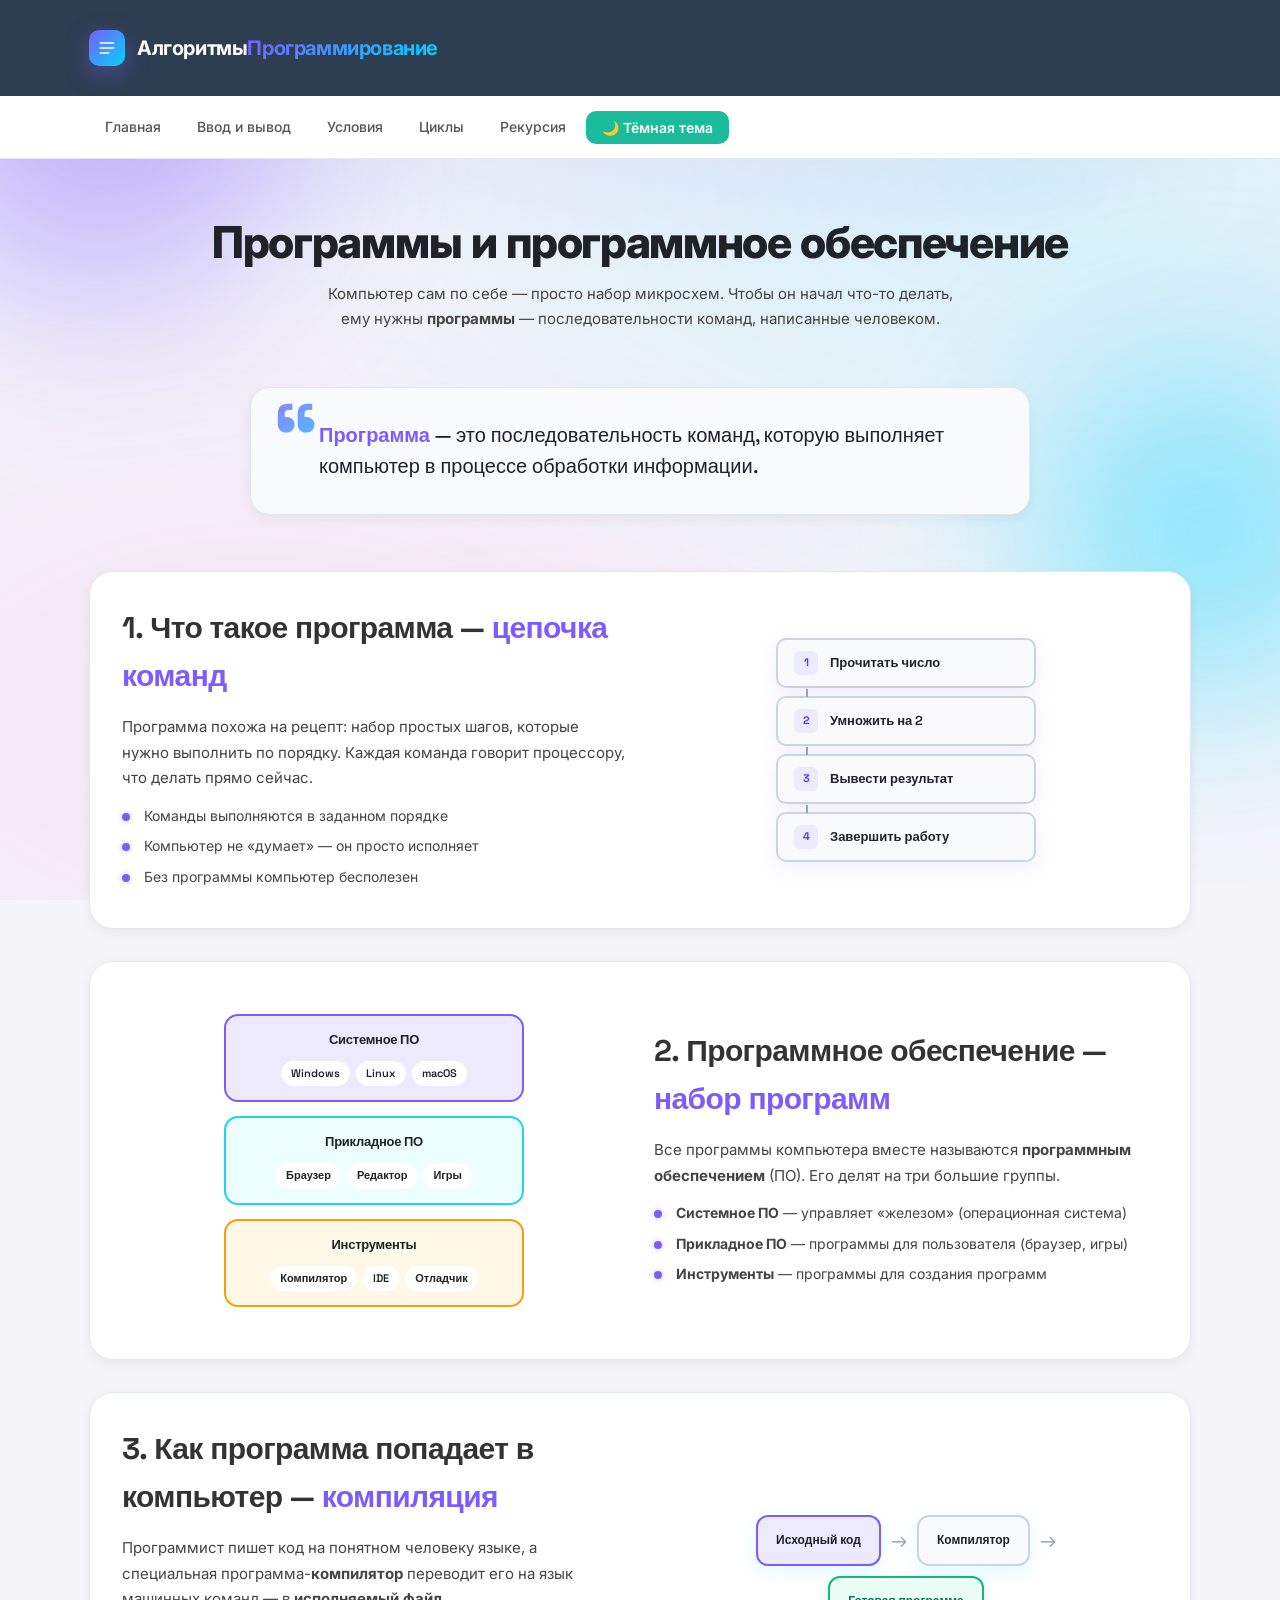
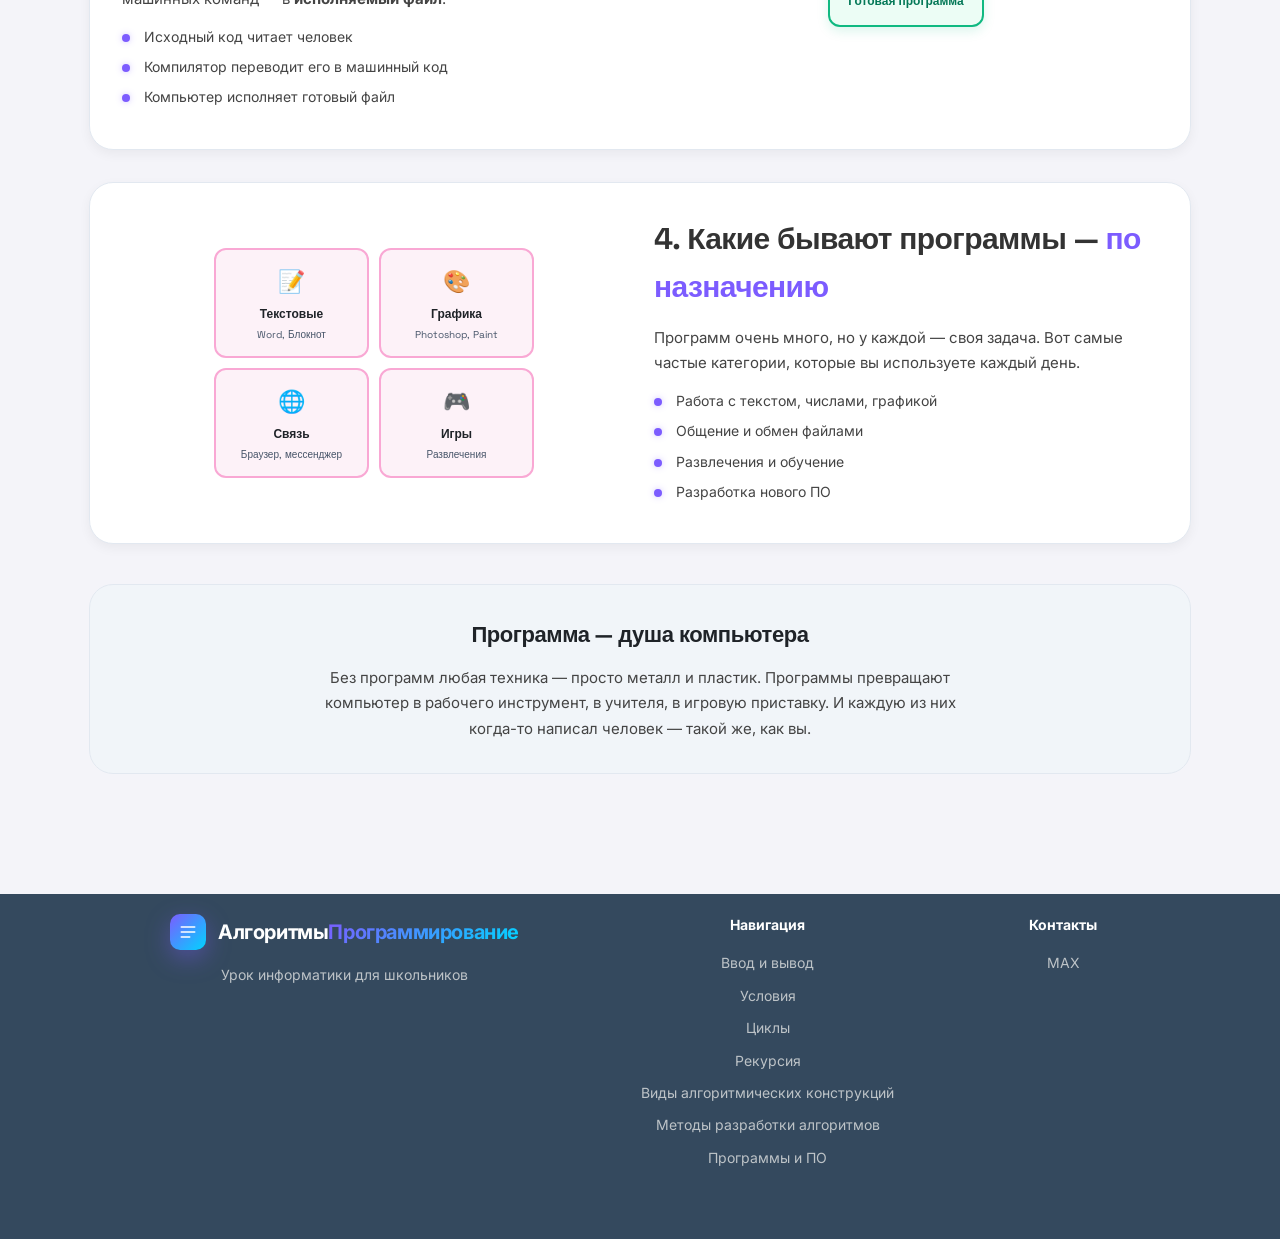
<file: prog.html>
<!DOCTYPE html>
<html lang="ru">
<head>
    <meta charset="UTF-8">
    <meta name="viewport" content="width=device-width, initial-scale=1.0">
    <title>Алгоритмы и программирование. Урок для школьников</title>
    <link rel="preconnect" href="https://fonts.googleapis.com">
    <link rel="preconnect" href="https://fonts.gstatic.com" crossorigin>
    <link href="https://fonts.googleapis.com/css2?family=Inter:wght@300;400;500;600;700;800;900&family=Space+Grotesk:wght@400;500;600;700&display=swap" rel="stylesheet">
    <link rel="stylesheet" href="style.css">
     <style>
        /* ============================================================
           СТИЛИ ТОЛЬКО ДЛЯ ЭТОЙ СТРАНИЦЫ
           ============================================================ */

        .lesson-title {
            font-family: 'Space Grotesk', 'Inter', sans-serif;
            font-size: clamp(26px, 4vw, 44px);
            font-weight: 800;
            letter-spacing: -0.03em;
            line-height: 1.1;
            text-align: center;
            margin-bottom: 14px;
            background: linear-gradient(135deg, #ffffff 20%, #a4a4c0 90%);
            -webkit-background-clip: text;
            background-clip: text;
            -webkit-text-fill-color: transparent;
        }

        .lesson-subtitle {
            color: #8b8b9e;
            text-align: center;
            max-width: 640px;
            margin: 0 auto 56px;
            font-size: 15px;
            line-height: 1.65;
        }

        /* -------- Большая цитата-определение -------- */
        .definition {
            position: relative;
            max-width: 780px;
            margin: 0 auto 56px;
            padding: 32px 36px 32px 68px;
            background: linear-gradient(135deg, rgba(124, 92, 255, 0.10), rgba(0, 212, 255, 0.06));
            border: 1px solid rgba(124, 92, 255, 0.25);
            border-radius: 20px;
            box-shadow:
                0 20px 60px rgba(0, 0, 0, 0.35),
                inset 0 1px 0 rgba(255, 255, 255, 0.05);
        }

        .definition::before {
            content: '“';
            position: absolute;
            left: 22px;
            top: 4px;
            font-family: 'Space Grotesk', serif;
            font-size: 90px;
            line-height: 1;
            font-weight: 700;
            background: linear-gradient(135deg, #7c5cff, #00d4ff);
            -webkit-background-clip: text;
            background-clip: text;
            -webkit-text-fill-color: transparent;
            opacity: 0.8;
        }

        .definition p {
            font-family: 'Space Grotesk', sans-serif;
            font-size: clamp(16px, 1.8vw, 20px);
            line-height: 1.55;
            color: #e8e8f4;
            font-weight: 500;
            margin: 0;
        }

        .definition p b {
            background: linear-gradient(135deg, #7c5cff, #00d4ff);
            -webkit-background-clip: text;
            background-clip: text;
            -webkit-text-fill-color: transparent;
            font-weight: 700;
        }

        /* -------- Секция -------- */
        .vidi-section {
            display: grid;
            grid-template-columns: 1fr 1fr;
            gap: 28px;
            align-items: center;
            padding: 32px;
            margin-bottom: 32px;
            background: rgba(255, 255, 255, 0.02);
            border: 1px solid rgba(255, 255, 255, 0.08);
            border-radius: 24px;
            box-shadow:
                0 20px 60px rgba(0, 0, 0, 0.35),
                inset 0 1px 0 rgba(255, 255, 255, 0.05);
        }

        .vidi-section.reverse .vidi-text { order: 2; }
        .vidi-section.reverse .vidi-pic  { order: 1; }

        .vidi-text h2 {
            font-family: 'Space Grotesk', sans-serif;
            font-size: clamp(22px, 2.6vw, 30px);
            font-weight: 700;
            letter-spacing: -0.02em;
            margin-bottom: 14px;
        }

        .vidi-text h2 .accent {
            background: linear-gradient(135deg, #7c5cff, #00d4ff);
            -webkit-background-clip: text;
            background-clip: text;
            -webkit-text-fill-color: transparent;
        }

        .vidi-text p {
            color: #b8b8c8;
            font-size: 15px;
            line-height: 1.7;
            margin-bottom: 14px;
        }

        .vidi-text ul {
            list-style: none;
            padding: 0;
            margin: 0;
        }

        .vidi-text ul li {
            position: relative;
            padding-left: 22px;
            margin-bottom: 8px;
            color: #8b8b9e;
            font-size: 14px;
        }

        .vidi-text ul li::before {
            content: '';
            position: absolute;
            left: 0;
            top: 8px;
            width: 8px;
            height: 8px;
            border-radius: 50%;
            background: linear-gradient(135deg, #7c5cff, #00d4ff);
            box-shadow: 0 0 12px rgba(124, 92, 255, 0.6);
        }

        /* -------- Картинка (схема) -------- */
        .vidi-pic {
            display: flex;
            justify-content: center;
            align-items: center;
            padding: 20px;
            min-height: 260px;
        }

        /* ---------- СХЕМА 1: Программа → Команды ---------- */
        .commands {
            display: flex;
            flex-direction: column;
            gap: 8px;
            font-family: 'Space Grotesk', sans-serif;
            width: 100%;
            max-width: 260px;
        }

        .cmd {
            display: flex;
            align-items: center;
            gap: 12px;
            padding: 11px 16px;
            background: rgba(124, 92, 255, 0.08);
            border: 2px solid rgba(124, 92, 255, 0.4);
            border-radius: 10px;
            font-size: 13px;
            font-weight: 600;
            color: #e0e0f0;
            box-shadow: 0 6px 20px rgba(124, 92, 255, 0.1);
            position: relative;
        }

        .cmd .idx {
            width: 24px;
            height: 24px;
            display: grid;
            place-items: center;
            border-radius: 6px;
            background: rgba(124, 92, 255, 0.2);
            color: #b9aaff;
            font-size: 11px;
            font-weight: 700;
        }

        .cmd + .cmd::before {
            content: '';
            position: absolute;
            top: -9px;
            left: 28px;
            width: 2px;
            height: 8px;
            background: rgba(255, 255, 255, 0.2);
        }

        /* ---------- СХЕМА 2: Иерархия ПО ---------- */
        .software-tree {
            display: flex;
            flex-direction: column;
            gap: 14px;
            font-family: 'Space Grotesk', sans-serif;
            width: 100%;
            max-width: 300px;
        }

        .sw-group {
            padding: 14px 18px;
            border-radius: 14px;
            border: 2px solid rgba(255, 255, 255, 0.1);
            background: rgba(255, 255, 255, 0.03);
            text-align: center;
        }

        .sw-group .title {
            font-size: 13px;
            font-weight: 700;
            margin-bottom: 10px;
            color: #e0e0f0;
        }

        .sw-group .items {
            display: flex;
            flex-wrap: wrap;
            gap: 6px;
            justify-content: center;
        }

        .sw-group .items span {
            padding: 4px 10px;
            border-radius: 100px;
            font-size: 11px;
            font-weight: 600;
            background: rgba(255, 255, 255, 0.05);
            color: #b8b8c8;
        }

        .sw-group.system {
            border-color: rgba(124, 92, 255, 0.5);
            background: rgba(124, 92, 255, 0.06);
        }
        .sw-group.system .title { color: #b9aaff; }

        .sw-group.app {
            border-color: rgba(0, 212, 255, 0.5);
            background: rgba(0, 212, 255, 0.06);
        }
        .sw-group.app .title { color: #7fdcff; }

        .sw-group.tools {
            border-color: rgba(255, 184, 0, 0.5);
            background: rgba(255, 184, 0, 0.06);
        }
        .sw-group.tools .title { color: #ffd166; }

        /* ---------- СХЕМА 3: Компиляция ---------- */
        .compile-flow {
            display: flex;
            align-items: center;
            gap: 10px;
            font-family: 'Space Grotesk', sans-serif;
            flex-wrap: wrap;
            justify-content: center;
        }

        .compile-flow .step {
            padding: 14px 18px;
            border-radius: 12px;
            background: rgba(0, 212, 255, 0.06);
            border: 2px solid rgba(0, 212, 255, 0.45);
            font-size: 12px;
            font-weight: 700;
            color: #cfefff;
            text-align: center;
            min-width: 90px;
            box-shadow: 0 6px 18px rgba(0, 212, 255, 0.12);
        }

        .compile-flow .step.code {
            background: rgba(124, 92, 255, 0.08);
            border-color: rgba(124, 92, 255, 0.5);
            color: #ddd2ff;
        }

        .compile-flow .step.exe {
            background: rgba(0, 255, 163, 0.08);
            border-color: rgba(0, 255, 163, 0.55);
            color: #b8ffd8;
            box-shadow: 0 6px 18px rgba(0, 255, 163, 0.15);
        }

        .compile-flow .arr {
            font-size: 20px;
            color: rgba(255, 255, 255, 0.4);
        }

        /* ---------- СХЕМА 4: Виды ПО по назначению ---------- */
        .roles {
            display: grid;
            grid-template-columns: 1fr 1fr;
            gap: 10px;
            font-family: 'Space Grotesk', sans-serif;
            width: 100%;
            max-width: 320px;
        }

        .role {
            padding: 14px 12px;
            border-radius: 12px;
            background: rgba(255, 107, 203, 0.06);
            border: 2px solid rgba(255, 107, 203, 0.35);
            text-align: center;
        }

        .role .ic {
            font-size: 22px;
            margin-bottom: 6px;
        }

        .role .name {
            font-size: 12px;
            font-weight: 700;
            color: #e0e0f0;
        }

        .role .desc {
            font-size: 10px;
            color: #8b8b9e;
            margin-top: 4px;
            line-height: 1.4;
        }

        /* -------- Итог -------- */
        .summary {
            margin-top: 40px;
            padding: 32px;
            background: linear-gradient(135deg, rgba(124, 92, 255, 0.10), rgba(0, 212, 255, 0.06));
            border: 1px solid rgba(124, 92, 255, 0.25);
            border-radius: 24px;
            text-align: center;
        }
        .summary h3 {
            font-family: 'Space Grotesk', sans-serif;
            font-size: 22px;
            font-weight: 700;
            letter-spacing: -0.02em;
            margin-bottom: 12px;
        }
        .summary p {
            color: #b8b8c8;
            font-size: 15px;
            line-height: 1.7;
            max-width: 640px;
            margin: 0 auto;
        }

        /* -------- Адаптив -------- */
        @media (max-width: 820px) {
            .vidi-section {
                grid-template-columns: 1fr;
                padding: 24px;
            }
            .vidi-section.reverse .vidi-text { order: 1; }
            .vidi-section.reverse .vidi-pic  { order: 2; }
            .vidi-pic { min-height: 220px; }
            .definition { padding: 24px 24px 24px 56px; }
            .definition::before { font-size: 70px; left: 14px; }
        }
    </style>
</head>
<body>
    <!-- Анимированный фон -->
    <div class="bg-gradient"></div>
    <div class="bg-orbs">
        <div class="orb orb-1"></div>
        <div class="orb orb-2"></div>
        <div class="orb orb-3"></div>
    </div>

    <!-- Шапка -->
    <header class="header">
        <div class="container header-inner">
            <a href="index.html" class="logo">
                <div class="logo-mark">
                    <svg viewBox="0 0 24 24" fill="none" xmlns="http://www.w3.org/2000/svg">
                        <path d="M4 6h16M4 12h16M4 18h10" stroke="currentColor" stroke-width="2" stroke-linecap="round"/>
                    </svg>
                </div>
                <span class="logo-text">Алгоритмы<em>Программирование</em></span>
            </a>

            <div class="header-actions">
                
            </div>
        </div>
    </header>

    <!-- Навигация -->
    <nav class="navigation">
        <div class="container nav-inner">
            <ul class="nav-menu">
                <li><a href="index.html" class="nav-link">Главная</a></li>
                <li><a href="vvod.html" class="nav-link">Ввод и вывод</a></li>
                <li><a href="yslovia.html" class="nav-link">Условия</a></li>
                <li><a href="cicili.html" class="nav-link">Циклы</a></li>
                <li><a href="recyrsia.html" class="nav-link">Рекурсия</a></li>
                <li><button class="theme-btn" id="themeBtn">🌙 Тёмная тема</button></li>
            </ul>
        </div>
    </nav>

    <!-- Основной контент -->
    <main class="main">
        <div class="container">

            <h1 class="lesson-title">Программы и программное обеспечение</h1>
            <p class="lesson-subtitle">
                Компьютер сам по себе — просто набор микросхем.
                Чтобы он начал что-то делать, ему нужны <b>программы</b> —
                последовательности команд, написанные человеком.
            </p>

            <!-- ============ ОПРЕДЕЛЕНИЕ ============ -->
            <div class="definition">
                <p>
                    <b>Программа</b> — это последовательность команд,
                    которую выполняет компьютер в процессе обработки
                    информации.
                </p>
            </div>

            <!-- ============ 1. ЧТО ТАКОЕ ПРОГРАММА ============ -->
            <section class="vidi-section">
                <div class="vidi-text">
                    <h2>1. Что такое программа — <span class="accent">цепочка команд</span></h2>
                    <p>
                        Программа похожа на рецепт: набор простых шагов,
                        которые нужно выполнить по порядку. Каждая команда
                        говорит процессору, что делать прямо сейчас.
                    </p>
                    <ul>
                        <li>Команды выполняются в заданном порядке</li>
                        <li>Компьютер не «думает» — он просто исполняет</li>
                        <li>Без программы компьютер бесполезен</li>
                    </ul>
                </div>
                <div class="vidi-pic">
                    <div class="commands">
                        <div class="cmd"><span class="idx">1</span>Прочитать число</div>
                        <div class="cmd"><span class="idx">2</span>Умножить на 2</div>
                        <div class="cmd"><span class="idx">3</span>Вывести результат</div>
                        <div class="cmd"><span class="idx">4</span>Завершить работу</div>
                    </div>
                </div>
            </section>

            <!-- ============ 2. ПРОГРАММНОЕ ОБЕСПЕЧЕНИЕ ============ -->
            <section class="vidi-section reverse">
                <div class="vidi-text">
                    <h2>2. Программное обеспечение — <span class="accent">набор программ</span></h2>
                    <p>
                        Все программы компьютера вместе называются
                        <b>программным обеспечением</b> (ПО). Его делят
                        на три большие группы.
                    </p>
                    <ul>
                        <li><b>Системное ПО</b> — управляет «железом» (операционная система)</li>
                        <li><b>Прикладное ПО</b> — программы для пользователя (браузер, игры)</li>
                        <li><b>Инструменты</b> — программы для создания программ</li>
                    </ul>
                </div>
                <div class="vidi-pic">
                    <div class="software-tree">
                        <div class="sw-group system">
                            <div class="title">Системное ПО</div>
                            <div class="items">
                                <span>Windows</span>
                                <span>Linux</span>
                                <span>macOS</span>
                            </div>
                        </div>
                        <div class="sw-group app">
                            <div class="title">Прикладное ПО</div>
                            <div class="items">
                                <span>Браузер</span>
                                <span>Редактор</span>
                                <span>Игры</span>
                            </div>
                        </div>
                        <div class="sw-group tools">
                            <div class="title">Инструменты</div>
                            <div class="items">
                                <span>Компилятор</span>
                                <span>IDE</span>
                                <span>Отладчик</span>
                            </div>
                        </div>
                    </div>
                </div>
            </section>

            <!-- ============ 3. КОМПИЛЯЦИЯ ============ -->
            <section class="vidi-section">
                <div class="vidi-text">
                    <h2>3. Как программа попадает в компьютер — <span class="accent">компиляция</span></h2>
                    <p>
                        Программист пишет код на понятном человеку языке,
                        а специальная программа-<b>компилятор</b> переводит
                        его на язык машинных команд — в <b>исполняемый файл</b>.
                    </p>
                    <ul>
                        <li>Исходный код читает человек</li>
                        <li>Компилятор переводит его в машинный код</li>
                        <li>Компьютер исполняет готовый файл</li>
                    </ul>
                </div>
                <div class="vidi-pic">
                    <div class="compile-flow">
                        <div class="step code">Исходный код</div>
                        <span class="arr">→</span>
                        <div class="step">Компилятор</div>
                        <span class="arr">→</span>
                        <div class="step exe">Готовая программа</div>
                    </div>
                </div>
            </section>

            <!-- ============ 4. НАЗНАЧЕНИЕ ПО ============ -->
            <section class="vidi-section reverse">
                <div class="vidi-text">
                    <h2>4. Какие бывают программы — <span class="accent">по назначению</span></h2>
                    <p>
                        Программ очень много, но у каждой — своя задача.
                        Вот самые частые категории, которые вы используете
                        каждый день.
                    </p>
                    <ul>
                        <li>Работа с текстом, числами, графикой</li>
                        <li>Общение и обмен файлами</li>
                        <li>Развлечения и обучение</li>
                        <li>Разработка нового ПО</li>
                    </ul>
                </div>
                <div class="vidi-pic">
                    <div class="roles">
                        <div class="role">
                            <div class="ic">📝</div>
                            <div class="name">Текстовые</div>
                            <div class="desc">Word, Блокнот</div>
                        </div>
                        <div class="role">
                            <div class="ic">🎨</div>
                            <div class="name">Графика</div>
                            <div class="desc">Photoshop, Paint</div>
                        </div>
                        <div class="role">
                            <div class="ic">🌐</div>
                            <div class="name">Связь</div>
                            <div class="desc">Браузер, мессенджер</div>
                        </div>
                        <div class="role">
                            <div class="ic">🎮</div>
                            <div class="name">Игры</div>
                            <div class="desc">Развлечения</div>
                        </div>
                    </div>
                </div>
            </section>

            <!-- ============ ИТОГ ============ -->
            <div class="summary">
                <h3>Программа — душа компьютера</h3>
                <p>
                    Без программ любая техника — просто металл и пластик.
                    Программы превращают компьютер в рабочего инструмент,
                    в учителя, в игровую приставку. И каждую из них когда-то
                    написал человек — такой же, как вы.
                </p>
            </div>

        </div>
    </main>

    <!-- Подвал -->
    <footer class="footer">
        <div class="container">
            <div class="footer-grid">
                <div class="footer-brand">
                    <div class="logo">
                        <div class="logo-mark">
                            <svg viewBox="0 0 24 24" fill="none">
                                <path d="M4 6h16M4 12h16M4 18h10" stroke="currentColor" stroke-width="2" stroke-linecap="round"/>
                            </svg>
                        </div>
                        <span class="logo-text">Алгоритмы<em>Программирование</em></span>
                    </div>
                    <p>Урок информатики для школьников</p>
                </div>

                <div class="footer-col">
                    <h4>Навигация</h4>
                    <ul>
                        <li><a href="vvod.html">Ввод и вывод</a></li>
                        <li><a href="yslovia.html">Условия</a></li>
                        <li><a href="cicili.html">Циклы</a></li>
                        <li><a href="recyrsia.html">Рекурсия</a></li>
                        <li><a href="vidi.html">Виды алгоритмических конструкций</a></li>
                        <li><a href="metodi.html">Методы разработки алгоритмов</a></li>
                        <li><a href="prog.html">Программы и ПО</a></li>
                    </ul>
                </div>

                <div class="footer-col">
                    <h4>Контакты</h4>
                    <ul>
                        <li><a href="#">MAX</a></li>
                    </ul>
                </div>
        </div>
    </footer>

    <script>
        // Анимация счётчиков
        const counters = document.querySelectorAll('.stat-value');
        const animateCount = (el, target) => {
            const duration = 1500;
            const start = performance.now();
            const step = (now) => {
                const progress = Math.min((now - start) / duration, 1);
                const eased = 1 - Math.pow(1 - progress, 3);
                el.textContent = Math.floor(eased * target).toLocaleString('ru-RU');
                if (progress < 1) requestAnimationFrame(step);
            };
            requestAnimationFrame(step);
        };

        const observer = new IntersectionObserver((entries) => {
            entries.forEach(entry => {
                if (entry.isIntersecting) {
                    const el = entry.target;
                    animateCount(el, parseInt(el.dataset.count));
                    observer.unobserve(el);
                }
            });
        }, { threshold: 0.5 });

        counters.forEach(c => observer.observe(c));
    </script>
<script src="script.js"></script>
</body>
</html>
</file>
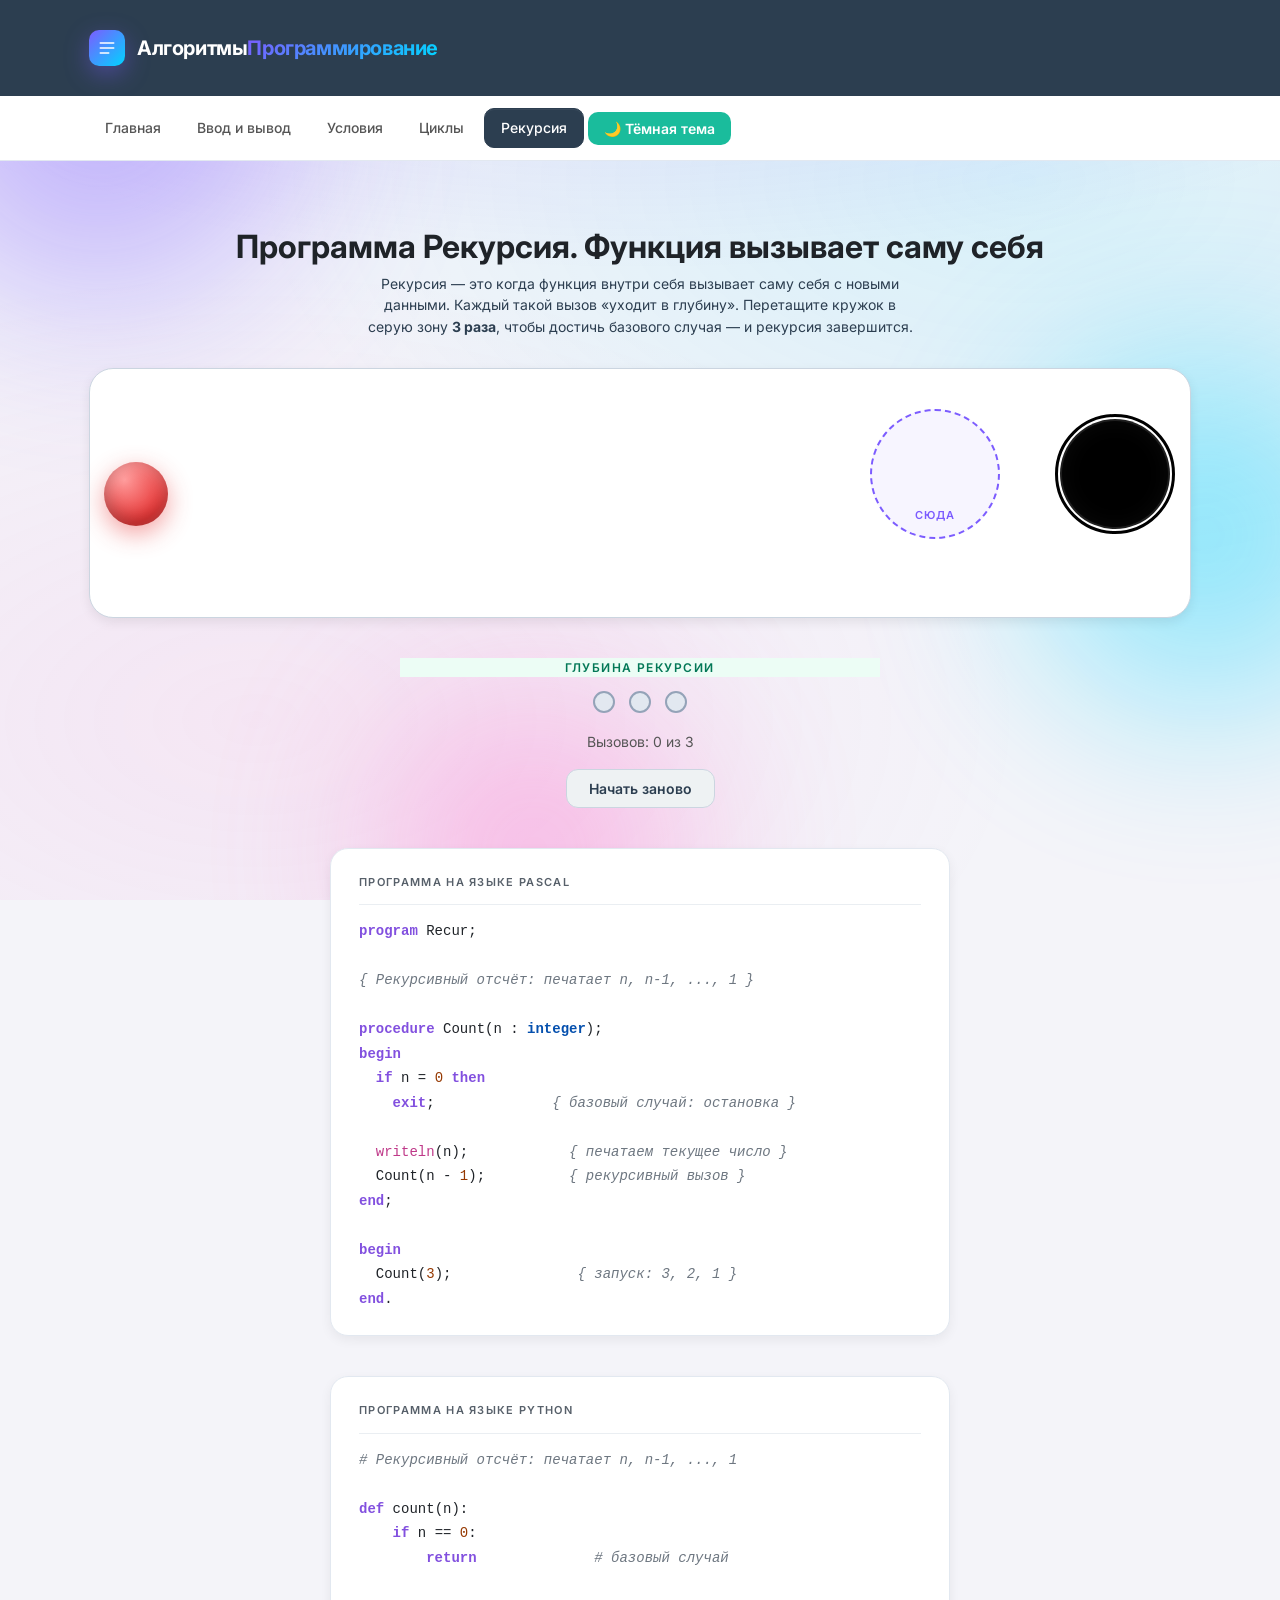
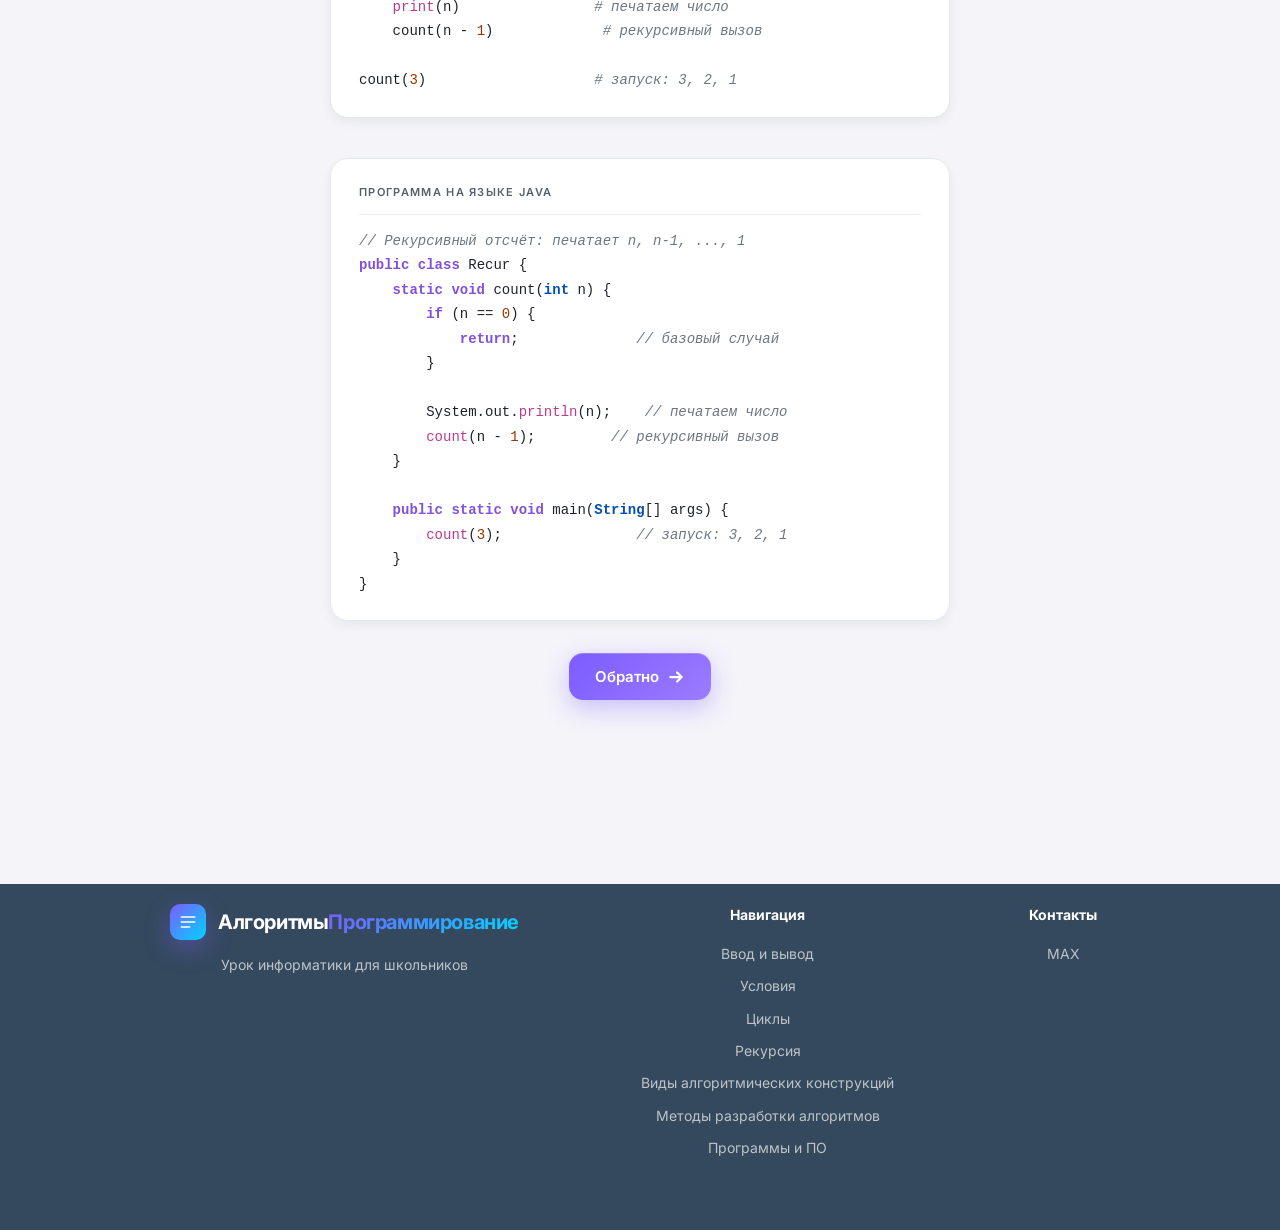
<file: recyrsia.html>
<!DOCTYPE html>
<html lang="ru">
<head>
    <meta charset="UTF-8">
    <meta name="viewport" content="width=device-width, initial-scale=1.0">
    <title>Алгоритмы и программирование. Урок для школьников</title>
    <link rel="preconnect" href="https://fonts.googleapis.com">
    <link rel="preconnect" href="https://fonts.gstatic.com" crossorigin>
    <link href="https://fonts.googleapis.com/css2?family=Inter:wght@300;400;500;600;700;800;900&family=Space+Grotesk:wght@400;500;600;700&display=swap" rel="stylesheet">
    <link rel="stylesheet" href="style.css">
<style>
        /* ---- Плавный «полёт» кружка при снэпе и возврате ---- */
        .playground .circle {
            transition:
                left 0.45s cubic-bezier(0.34, 1.2, 0.64, 1),
                top  0.45s cubic-bezier(0.34, 1.2, 0.64, 1),
                transform 0.2s ease;
        }
        .playground .circle.dragging {
            transition: none !important;
        }

        /* ---- Панель глубины рекурсии под полем ---- */
        .loop-panel {
            max-width: 480px;
            margin: 40px auto 32px;   /* отступ сверху от .playground */
            text-align: center;
        }

        .loop-label {
            font-size: 12px;
            color: var(--text-muted);
            text-transform: uppercase;
            letter-spacing: 0.12em;
            font-weight: 600;
            margin-bottom: 14px;
        }

        .loop-dots {
            display: flex;
            justify-content: center;
            gap: 14px;
            margin-bottom: 18px;
        }

        .loop-dot {
            width: 22px;
            height: 22px;
            border-radius: 50%;
            background: rgba(255, 255, 255, 0.04);
            border: 2px solid rgba(255, 255, 255, 0.15);
            transition: all 0.35s ease;
        }

        .loop-dot.done {
            background: #00ffa3;
            border-color: #00ffa3;
            box-shadow: 0 0 22px rgba(0, 255, 163, 0.75);
            animation: dotPop 0.45s ease;
        }

        @keyframes dotPop {
            0%   { transform: scale(1); }
            50%  { transform: scale(1.4); }
            100% { transform: scale(1); }
        }

        .loop-status {
            font-size: 14px;
            color: var(--text-muted);
            min-height: 22px;
            margin-bottom: 16px;
            transition: color 0.3s ease;
        }
        .loop-status.done {
            color: #d63031;
            font-weight: 700;
        }

        .btn-reset {
            padding: 10px 22px;
            background: rgba(255, 255, 255, 0.04);
            color: #fff;
            border: 1px solid rgba(255, 255, 255, 0.12);
            border-radius: 12px;
            font-family: inherit;
            font-size: 14px;
            font-weight: 600;
            cursor: pointer;
            transition: all 0.2s ease;
        }
        .btn-reset:hover {
            background: rgba(255, 255, 255, 0.08);
            border-color: rgba(255, 255, 255, 0.25);
            transform: translateY(-2px);
        }

        /* ---- Индикатор после завершения рекурсии — красный ---- */
        .playground .indicator.win {
            background: #e63333;
            border-color: #e63333;
            animation: redPulse 1.6s ease-in-out infinite;
        }

        @keyframes redPulse {
            0%, 100% {
                box-shadow:
                    0 0 40px  rgba(230, 51, 51, 0.85),
                    0 0 90px  rgba(230, 51, 51, 0.5),
                    0 0 140px rgba(230, 51, 51, 0.3);
            }
            50% {
                box-shadow:
                    0 0 60px  rgba(230, 51, 51, 1),
                    0 0 130px rgba(230, 51, 51, 0.75),
                    0 0 200px rgba(230, 51, 51, 0.45);
            }
        }
        /* ---- Рамка с кодом в стиле playground ---- */
.code-frame {
    position: relative;
    max-width: 620px;
    margin: 40px auto 32px;
    padding: 24px 28px;
    background: rgba(255, 255, 255, 0.02);
    border: 1px solid rgba(255, 255, 255, 0.08);
    border-radius: 18px;
    box-shadow:
        0 20px 60px rgba(0, 0, 0, 0.45),
        inset 0 1px 0 rgba(255, 255, 255, 0.06);
    text-align: left;
    font-family: 'Space Grotesk', 'Consolas', 'Menlo', monospace;
    font-size: 14px;
    line-height: 1.75;
    overflow: hidden;
}

.code-frame::before {
    content: attr(data-file);
    display: block;
    font-family: 'Inter', sans-serif;
    font-size: 11px;
    font-weight: 600;
    letter-spacing: 0.12em;
    text-transform: uppercase;
    color: #8b8b9e;
    margin-bottom: 14px;
    padding-bottom: 12px;
    border-bottom: 1px solid rgba(255, 255, 255, 0.08);
}

.code-frame pre {
    margin: 0;
    white-space: pre;
    overflow-x: auto;
    color: #e0e0f0;
}

/* Подсветка Паскаля */
.code-frame .kw   { color: #7c5cff; font-weight: 700; }
.code-frame .type { color: #00d4ff; font-weight: 600; }
.code-frame .num  { color: #ffb800; }
.code-frame .cmt  { color: #5a5a6e; font-style: italic; }
.code-frame .fn   { color: #ff6bcb; }
/* Подсветка Python */
.code-frame .py-kw   { color: #7c5cff; font-weight: 700; }
.code-frame .py-fn   { color: #ff6bcb; }
.code-frame .py-num  { color: #ffb800; }
.code-frame .py-cmt  { color: #5a5a6e; font-style: italic; }

/* Подсветка Java */
.code-frame .jv-kw   { color: #7c5cff; font-weight: 700; }
.code-frame .jv-type { color: #00d4ff; font-weight: 600; }
.code-frame .jv-fn   { color: #ff6bcb; }
.code-frame .jv-num  { color: #ffb800; }
.code-frame .jv-cmt  { color: #5a5a6e; font-style: italic; }
    </style>
</head>
<body>
    <!-- Анимированный фон -->
    <div class="bg-gradient"></div>
    <div class="bg-orbs">
        <div class="orb orb-1"></div>
        <div class="orb orb-2"></div>
        <div class="orb orb-3"></div>
    </div>

    <!-- Шапка -->
    <header class="header">
        <div class="container header-inner">
            <a href="index.html" class="logo">
                <div class="logo-mark">
                    <svg viewBox="0 0 24 24" fill="none" xmlns="http://www.w3.org/2000/svg">
                        <path d="M4 6h16M4 12h16M4 18h10" stroke="currentColor" stroke-width="2" stroke-linecap="round"/>
                    </svg>
                </div>
                <span class="logo-text">Алгоритмы<em>Программирование</em></span>
            </a>
            <div class="header-actions"></div>
        </div>
    </header>

    <!-- Навигация -->
    <nav class="navigation">
        <div class="container nav-inner">
            <ul class="nav-menu">
                <li><a href="index.html" class="nav-link">Главная</a></li>
                <li><a href="vvod.html" class="nav-link">Ввод и вывод</a></li>
                <li><a href="yslovia.html" class="nav-link">Условия</a></li>
                <li><a href="cicili.html" class="nav-link">Циклы</a></li>
                <li><a href="recyrsia.html" class="nav-link active">Рекурсия</a></li>
                <li><button class="theme-btn" id="themeBtn">🌙 Тёмная тема</button></li>
            </ul>
        </div>
    </nav>

    <!-- Основной контент -->
    <main class="main">
        <div class="container">
<h1 class="lesson-title">Программа Рекурсия. Функция вызывает саму себя</h1>
            <p class="hint" style="color:#333333;">
    Рекурсия — это когда функция внутри себя вызывает саму себя
    с новыми данными. Каждый такой вызов «уходит в глубину».
    Перетащите кружок в серую зону <b style="color:#2c3e50;">3 раза</b>, чтобы достичь
    базового случая — и рекурсия завершится.
</p>

            <div class="playground playground--md" id="playground">

                <!-- Кружок, который «вызывает сам себя» -->
                <div class="circle red" id="c-red" data-color="red"></div>

                <!-- Зона и индикатор -->
                <div class="targets-row">
                    <div class="zone" id="zone"></div>
                    <div class="indicator" id="indicator"></div>
                </div>

            </div>

            <!-- Панель глубины рекурсии -->
            <div class="loop-panel">
                <div class="loop-label">Глубина рекурсии</div>
                <div class="loop-dots">
    <span class="loop-dot" style="background:#e2e8f0; border:2px solid #94a3b8;"></span>
    <span class="loop-dot" style="background:#e2e8f0; border:2px solid #94a3b8;"></span>
    <span class="loop-dot" style="background:#e2e8f0; border:2px solid #94a3b8;"></span>
</div>
                <div class="loop-status" id="status">Вызовов: 0 из 3</div>
                <button class="btn-reset" id="reset" style="background:#eef2f3; color:#2c3e50; border:1px solid #cbd5e0;">Начать заново</button>
            </div>
<!-- Рамка с кодом на Паскале: рекурсия -->
<div class="code-frame" data-file="Программа на языке Pascal">
<pre><span class="kw">program</span> Recur;

<span class="cmt">{ Рекурсивный отсчёт: печатает n, n-1, ..., 1 }</span>

<span class="kw">procedure</span> Count(n : <span class="type">integer</span>);
<span class="kw">begin</span>
  <span class="kw">if</span> n = <span class="num">0</span> <span class="kw">then</span>
    <span class="kw">exit</span>;              <span class="cmt">{ базовый случай: остановка }</span>

  <span class="fn">writeln</span>(n);            <span class="cmt">{ печатаем текущее число }</span>
  Count(n - <span class="num">1</span>);          <span class="cmt">{ рекурсивный вызов }</span>
<span class="kw">end</span>;

<span class="kw">begin</span>
  Count(<span class="num">3</span>);               <span class="cmt">{ запуск: 3, 2, 1 }</span>
<span class="kw">end</span>.</pre>
</div>
<!-- Рамка с кодом на Python: рекурсия -->
<div class="code-frame" data-file="Программа на языке Python">
<pre><span class="py-cmt"># Рекурсивный отсчёт: печатает n, n-1, ..., 1</span>

<span class="py-kw">def</span> count(n):
    <span class="py-kw">if</span> n == <span class="py-num">0</span>:
        <span class="py-kw">return</span>              <span class="py-cmt"># базовый случай</span>

    <span class="py-fn">print</span>(n)                <span class="py-cmt"># печатаем число</span>
    count(n - <span class="py-num">1</span>)             <span class="py-cmt"># рекурсивный вызов</span>

count(<span class="py-num">3</span>)                    <span class="py-cmt"># запуск: 3, 2, 1</span></pre>
</div>

<!-- Рамка с кодом на Java: рекурсия -->
<div class="code-frame" data-file="Программа на языке Java">
<pre><span class="jv-cmt">// Рекурсивный отсчёт: печатает n, n-1, ..., 1</span>
<span class="jv-kw">public class</span> Recur {
    <span class="jv-kw">static void</span> count(<span class="jv-type">int</span> n) {
        <span class="jv-kw">if</span> (n == <span class="jv-num">0</span>) {
            <span class="jv-kw">return</span>;              <span class="jv-cmt">// базовый случай</span>
        }

        System.out.<span class="jv-fn">println</span>(n);    <span class="jv-cmt">// печатаем число</span>
        <span class="jv-fn">count</span>(n - <span class="jv-num">1</span>);         <span class="jv-cmt">// рекурсивный вызов</span>
    }

    <span class="jv-kw">public static void</span> main(<span class="jv-type">String</span>[] args) {
        <span class="jv-fn">count</span>(<span class="jv-num">3</span>);                <span class="jv-cmt">// запуск: 3, 2, 1</span>
    }
}</pre>
</div>
            <!-- Кнопка далее -->
            <section class="hero" style="padding: 0;">
                <div class="hero-actions">
                    <form action="index.html">
                        <button class="btn btn-primary btn-lg">
                            Обратно
                            <svg width="18" height="18" viewBox="0 0 16 16" fill="none">
                                <path d="M3 8h10M9 4l4 4-4 4" stroke="currentColor" stroke-width="2" stroke-linecap="round" stroke-linejoin="round"/>
                            </svg>
                        </button>
                    </form>
                </div>
            </section>

        </div>
    </main>

    <!-- Подвал -->
    <footer class="footer">
        <div class="container">
            <div class="footer-grid">
                <div class="footer-brand">
                    <div class="logo">
                        <div class="logo-mark">
                            <svg viewBox="0 0 24 24" fill="none">
                                <path d="M4 6h16M4 12h16M4 18h10" stroke="currentColor" stroke-width="2" stroke-linecap="round"/>
                            </svg>
                        </div>
                        <span class="logo-text">Алгоритмы<em>Программирование</em></span>
                    </div>
                    <p>Урок информатики для школьников</p>
                </div>

                <div class="footer-col">
                    <h4>Навигация</h4>
                    <ul>
                        <li><a href="vvod.html">Ввод и вывод</a></li>
                        <li><a href="yslovia.html">Условия</a></li>
                        <li><a href="cicili.html">Циклы</a></li>
                        <li><a href="recyrsia.html">Рекурсия</a></li>
                        <li><a href="vidi.html">Виды алгоритмических конструкций</a></li>
                        <li><a href="metodi.html">Методы разработки алгоритмов</a></li>
                        <li><a href="prog.html">Программы и ПО</a></li>
                    </ul>
                </div>

                <div class="footer-col">
                    <h4>Контакты</h4>
                    <ul>
                        <li><a href="#">MAX</a></li>
                    </ul>
                </div>
            </div>
        </div>
    </footer>

    <script>
    (function () {
        const playground = document.getElementById('playground');
        const zone       = document.getElementById('zone');
        const indicator  = document.getElementById('indicator');
        const circle     = document.getElementById('c-red');
        const status     = document.getElementById('status');
        const resetBtn   = document.getElementById('reset');
        const dots       = Array.from(document.querySelectorAll('.loop-dot'));

        const MAX_DEPTH = 3;

        let depth = 0;
        let drag  = null;
        let busy  = false;   // блокировка во время анимации

        /* ---------- Стартовая раскладка ----------
           Кружок слева, по вертикальному центру поля. */
        function layoutInitial() {
            const h = playground.clientHeight;
            const size = circle.offsetWidth;
            const x = 14;
            const y = (h - size) / 2;

            circle.style.left = x + 'px';
            circle.style.top  = y + 'px';
            circle.dataset.hx = x;
            circle.dataset.hy = y;
        }

        /* ---------- Кружок в зоне? ---------- */
        function isInsideZone(el) {
            const r1 = el.getBoundingClientRect();
            const r2 = zone.getBoundingClientRect();
            const cx = r1.left + r1.width  / 2;
            const cy = r1.top  + r1.height / 2;
            const zx = r2.left + r2.width  / 2;
            const zy = r2.top  + r2.height / 2;
            return Math.hypot(cx - zx, cy - zy) < r2.width / 2;
        }

        /* ---------- Снэп в центр зоны ---------- */
        function snapToZone() {
            const playRect = playground.getBoundingClientRect();
            const zr       = zone.getBoundingClientRect();
            const size     = circle.offsetWidth;

            const zcx = zr.left + zr.width  / 2 - playRect.left;
            const zcy = zr.top  + zr.height / 2 - playRect.top;

            circle.style.left = (zcx - size / 2) + 'px';
            circle.style.top  = (zcy - size / 2) + 'px';
        }

        /* ---------- Возврат домой ---------- */
        function returnHome() {
            circle.style.left = circle.dataset.hx + 'px';
            circle.style.top  = circle.dataset.hy + 'px';
        }

        /* ---------- Обновление счётчика и статуса ---------- */
        function updateDots() {
            dots.forEach((d, i) => d.classList.toggle('done', i < depth));

            if (depth >= MAX_DEPTH) {
                status.textContent = 'Базовый случай достигнут — рекурсия завершена';
                status.classList.add('done');
            } else {
                status.textContent = 'Вызовов: ' + depth + ' из ' + MAX_DEPTH;
                status.classList.remove('done');
            }
        }

        /* ---------- Индикатор ---------- */
        function lightIndicator() { indicator.classList.add('win'); }
        function resetIndicator() { indicator.classList.remove('win'); }

        /* ---------- Перетаскивание ---------- */
        function onDown(e) {
            if (busy) return;
            e.preventDefault();

            const rect     = circle.getBoundingClientRect();
            const playRect = playground.getBoundingClientRect();

            drag = {
                offsetX: e.clientX - rect.left,
                offsetY: e.clientY - rect.top,
                playRect
            };

            circle.setPointerCapture(e.pointerId);
            circle.classList.add('dragging');
        }

        function onMove(e) {
            if (!drag || busy) return;
            const size = circle.offsetWidth;

            let x = e.clientX - drag.playRect.left - drag.offsetX;
            let y = e.clientY - drag.playRect.top  - drag.offsetY;

            x = Math.max(0, Math.min(drag.playRect.width  - size, x));
            y = Math.max(0, Math.min(drag.playRect.height - size, y));

            circle.style.left = x + 'px';
            circle.style.top  = y + 'px';

            if (isInsideZone(circle)) zone.classList.add('hover');
            else                      zone.classList.remove('hover');
        }

        function onUp(e) {
            if (!drag || busy) return;
            circle.classList.remove('dragging');
            try { circle.releasePointerCapture(e.pointerId); } catch (_) {}
            zone.classList.remove('hover');

            if (isInsideZone(circle)) {
                /* Рекурсия уже завершена — просто вернём домой */
                if (depth >= MAX_DEPTH) {
                    returnHome();
                    drag = null;
                    return;
                }

                busy = true;

                /* 1. Кружок встаёт в зону — это «новый рекурсивный вызов» */
                snapToZone();

                /* 2. Через 0.5 с — вызов завершён, кружок возвращается,
                      глубина увеличивается */
                setTimeout(function () {
                    depth++;
                    updateDots();

                    if (depth >= MAX_DEPTH) lightIndicator();

                    returnHome();

                    /* 3. Ещё через 0.5 с — разблокировка */
                    setTimeout(function () { busy = false; }, 500);
                }, 500);
            }

            drag = null;
        }

        circle.addEventListener('pointerdown', onDown);
        circle.addEventListener('pointermove', onMove);
        circle.addEventListener('pointerup',   onUp);
        circle.addEventListener('pointercancel', onUp);

        /* ---------- Сброс ---------- */
        resetBtn.addEventListener('click', function () {
            if (busy) return;
            depth = 0;
            updateDots();
            resetIndicator();
            returnHome();
        });

        /* ---------- Ресайз ---------- */
        window.addEventListener('resize', function () {
            const playRect = playground.getBoundingClientRect();
            const size = circle.offsetWidth;

            const hx = 14;
            const hy = (playRect.height - size) / 2;
            circle.dataset.hx = hx;
            circle.dataset.hy = hy;

            if (!busy) {
                circle.style.left = hx + 'px';
                circle.style.top  = hy + 'px';
            }
        });

        /* ---------- Старт ---------- */
        layoutInitial();
        updateDots();
    })();
    </script>
<script src="script.js"></script>
</body>
</html>
</file>
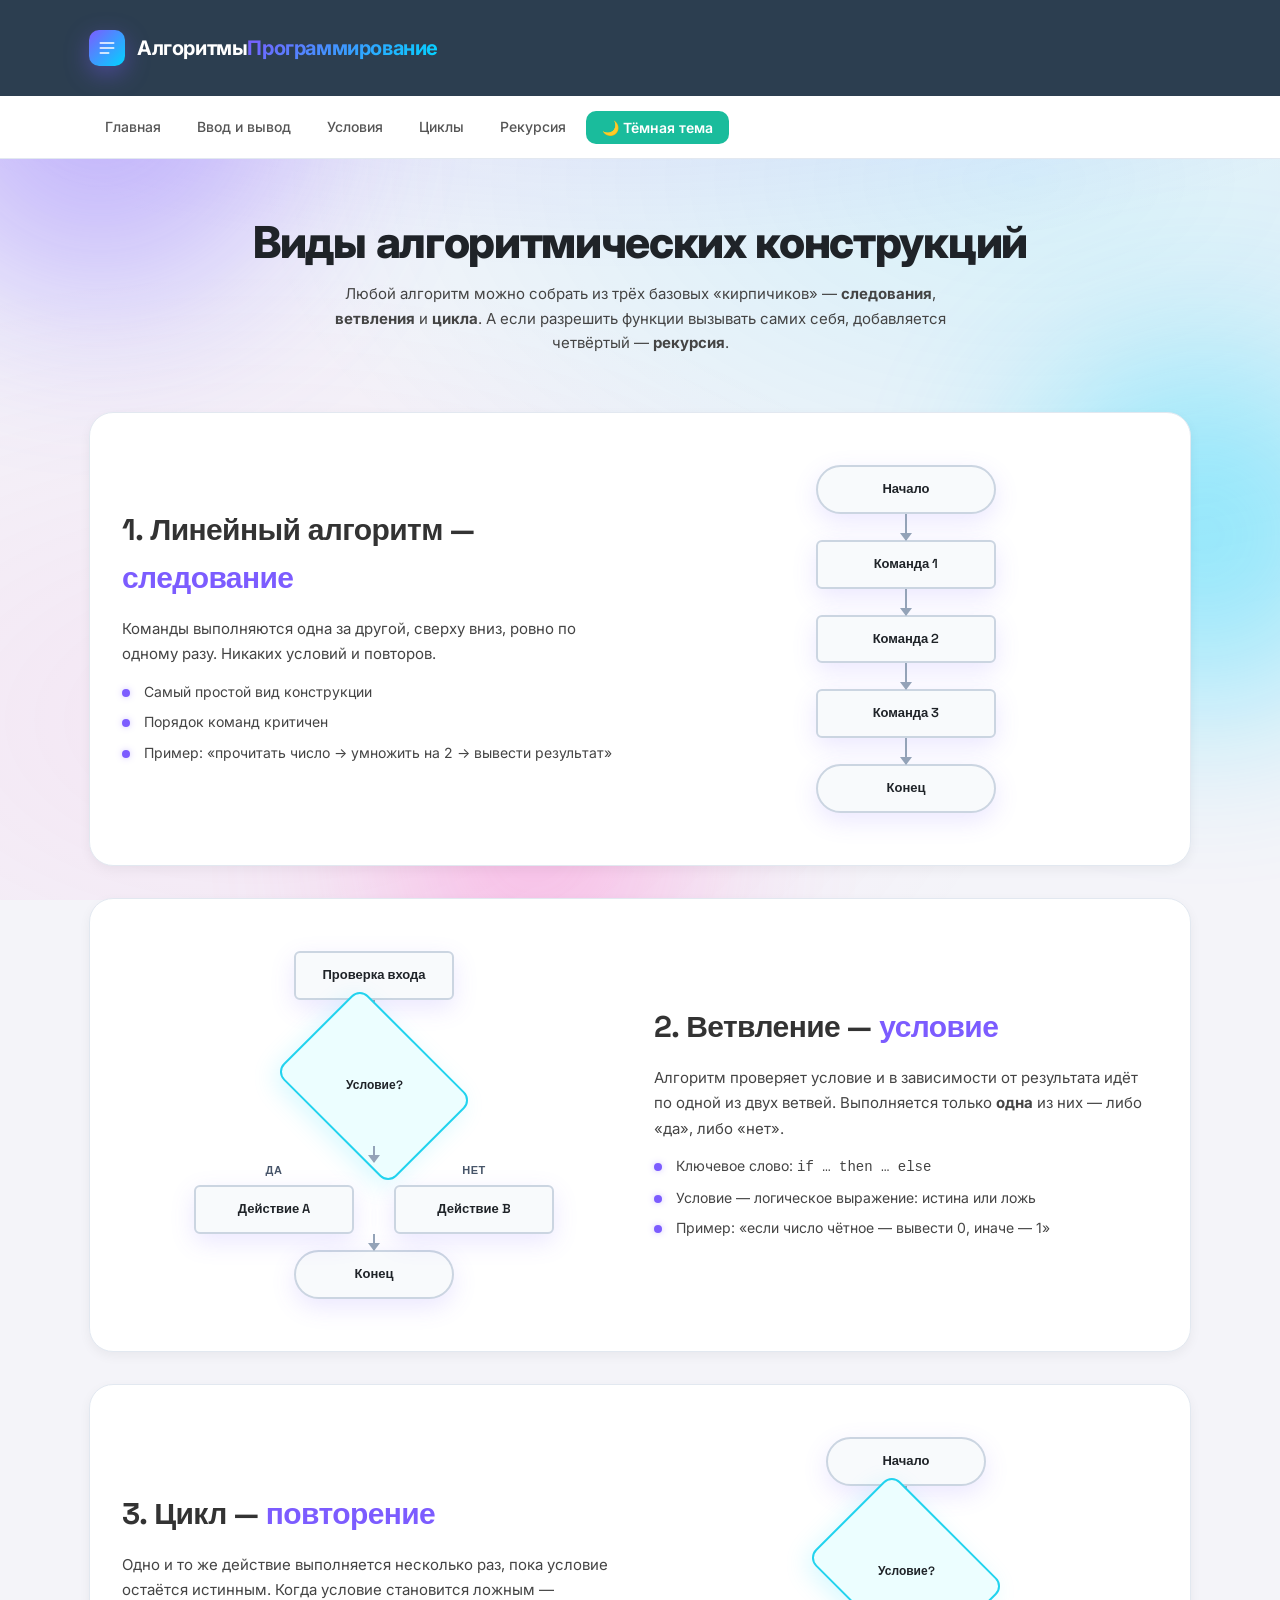
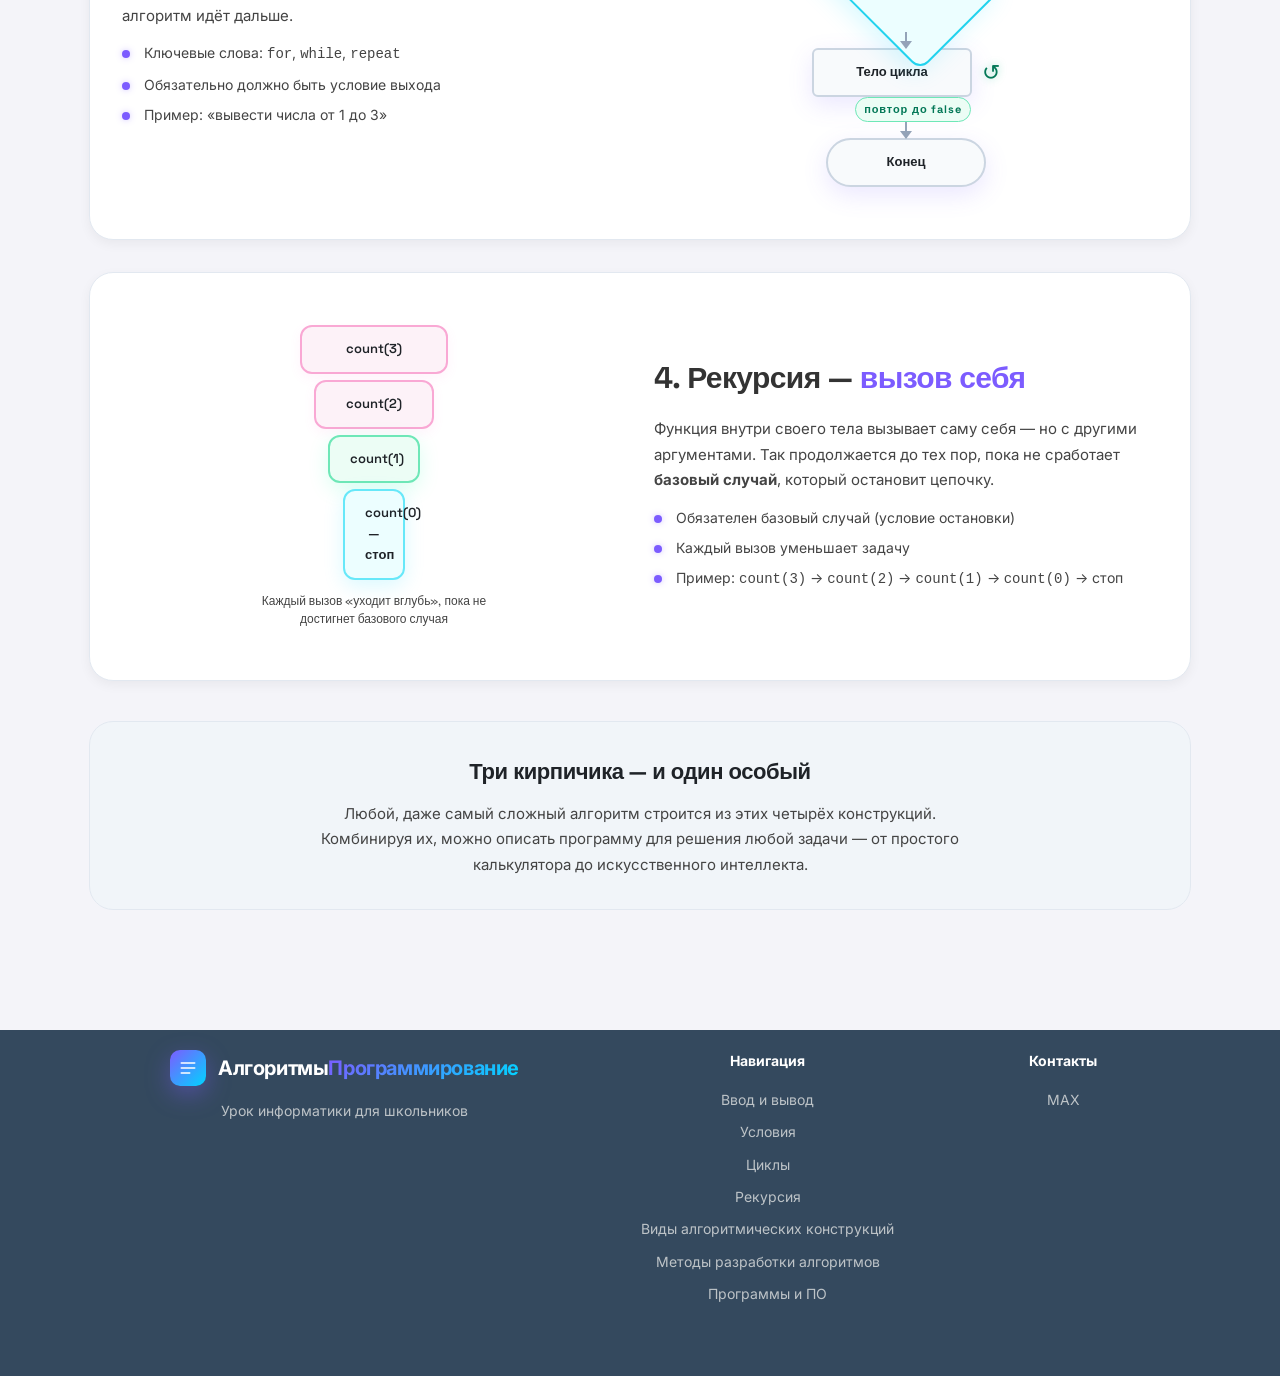
<file: vidi.html>
<!DOCTYPE html>
<html lang="ru">
<head>
    <meta charset="UTF-8">
    <meta name="viewport" content="width=device-width, initial-scale=1.0">
    <title>Алгоритмы и программирование. Урок для школьников</title>
    <link rel="preconnect" href="https://fonts.googleapis.com">
    <link rel="preconnect" href="https://fonts.gstatic.com" crossorigin>
    <link href="https://fonts.googleapis.com/css2?family=Inter:wght@300;400;500;600;700;800;900&family=Space+Grotesk:wght@400;500;600;700&display=swap" rel="stylesheet">
    <link rel="stylesheet" href="style.css">
     <style>
        /* ============================================================
           СТИЛИ ТОЛЬКО ДЛЯ ЭТОЙ СТРАНИЦЫ
           ============================================================ */

        .lesson-title {
            font-family: 'Space Grotesk', 'Inter', sans-serif;
            font-size: clamp(26px, 4vw, 44px);
            font-weight: 800;
            letter-spacing: -0.03em;
            line-height: 1.1;
            text-align: center;
            margin-bottom: 14px;
            background: linear-gradient(135deg, #ffffff 20%, #a4a4c0 90%);
            -webkit-background-clip: text;
            background-clip: text;
            -webkit-text-fill-color: transparent;
        }

        .lesson-subtitle {
            color: #8b8b9e;
            text-align: center;
            max-width: 640px;
            margin: 0 auto 56px;
            font-size: 15px;
            line-height: 1.65;
        }

        /* -------- Секция -------- */
        .vidi-section {
            display: grid;
            grid-template-columns: 1fr 1fr;
            gap: 28px;
            align-items: center;
            padding: 32px;
            margin-bottom: 32px;
            background: rgba(255, 255, 255, 0.02);
            border: 1px solid rgba(255, 255, 255, 0.08);
            border-radius: 24px;
            box-shadow:
                0 20px 60px rgba(0, 0, 0, 0.35),
                inset 0 1px 0 rgba(255, 255, 255, 0.05);
        }

        .vidi-section.reverse .vidi-text { order: 2; }
        .vidi-section.reverse .vidi-pic  { order: 1; }

        .vidi-text h2 {
            font-family: 'Space Grotesk', sans-serif;
            font-size: clamp(22px, 2.6vw, 30px);
            font-weight: 700;
            letter-spacing: -0.02em;
            margin-bottom: 14px;
        }

        .vidi-text h2 .accent {
            background: linear-gradient(135deg, #7c5cff, #00d4ff);
            -webkit-background-clip: text;
            background-clip: text;
            -webkit-text-fill-color: transparent;
        }

        .vidi-text p {
            color: #b8b8c8;
            font-size: 15px;
            line-height: 1.7;
            margin-bottom: 14px;
        }

        .vidi-text ul {
            list-style: none;
            padding: 0;
            margin: 0;
        }

        .vidi-text ul li {
            position: relative;
            padding-left: 22px;
            margin-bottom: 8px;
            color: #8b8b9e;
            font-size: 14px;
        }

        .vidi-text ul li::before {
            content: '';
            position: absolute;
            left: 0;
            top: 8px;
            width: 8px;
            height: 8px;
            border-radius: 50%;
            background: linear-gradient(135deg, #7c5cff, #00d4ff);
            box-shadow: 0 0 12px rgba(124, 92, 255, 0.6);
        }

        /* -------- Картинка (схема) -------- */
        .vidi-pic {
            display: flex;
            justify-content: center;
            align-items: center;
            padding: 20px;
            min-height: 260px;
        }

        /* Общий блок-схема */
        .flow {
            display: flex;
            flex-direction: column;
            align-items: center;
            gap: 0;
            font-family: 'Space Grotesk', sans-serif;
        }

        .flow .node {
            display: flex;
            align-items: center;
            justify-content: center;
            min-width: 160px;
            padding: 12px 18px;
            background: rgba(124, 92, 255, 0.08);
            border: 2px solid rgba(124, 92, 255, 0.45);
            border-radius: 12px;
            font-weight: 600;
            font-size: 13px;
            color: #e0e0f0;
            text-align: center;
            box-shadow: 0 8px 24px rgba(124, 92, 255, 0.15);
            transition: transform 0.25s ease;
        }

        .flow .node.round  { border-radius: 100px; }
        .flow .node.rect   { border-radius: 6px; }
        .flow .node.diamond {
            border-color: rgba(0, 212, 255, 0.55);
            background: rgba(0, 212, 255, 0.08);
            box-shadow: 0 8px 24px rgba(0, 212, 255, 0.15);
            transform: rotate(45deg);
            width: 120px;
            height: 120px;
            padding: 0;
            border-radius: 12px;
        }
        .flow .node.diamond span {
            transform: rotate(-45deg);
            display: block;
            font-size: 12px;
            max-width: 100px;
            line-height: 1.3;
        }

        .flow .arrow {
            width: 2px;
            height: 26px;
            background: rgba(255, 255, 255, 0.25);
            position: relative;
        }
        .flow .arrow::after {
            content: '';
            position: absolute;
            bottom: -1px;
            left: -5px;
            width: 0;
            height: 0;
            border-left: 6px solid transparent;
            border-right: 6px solid transparent;
            border-top: 8px solid rgba(255, 255, 255, 0.35);
        }

        .flow .arrow.long  { height: 40px; }
        .flow .arrow.short { height: 16px; }

        /* Развилка (ветвление) */
        .branch-row {
            display: flex;
            align-items: center;
            justify-content: center;
            gap: 40px;
            position: relative;
        }
        .branch-row .branch {
            display: flex;
            flex-direction: column;
            align-items: center;
        }
        .branch-row .branch .label {
            font-size: 11px;
            color: #8b8b9e;
            margin-bottom: 6px;
            font-weight: 600;
            letter-spacing: 0.05em;
        }

        /* Линейная схема: три блока один за другим */
        .linear-scheme .node { min-width: 180px; }

        /* Метка цикла */
        .loop-wrap {
            display: flex;
            align-items: center;
            gap: 0;
        }
        .loop-back {
            margin-left: 10px;
            font-size: 22px;
            color: rgba(0, 255, 163, 0.9);
            text-shadow: 0 0 12px rgba(0, 255, 163, 0.6);
            animation: loopPulse 1.8s ease-in-out infinite;
        }
        @keyframes loopPulse {
            0%, 100% { transform: translateX(0); opacity: 1; }
            50%      { transform: translateX(-4px); opacity: 0.6; }
        }

        .loop-label {
            font-size: 11px;
            color: #00ffa3;
            font-weight: 700;
            letter-spacing: 0.08em;
            margin-left: 14px;
            padding: 3px 8px;
            border: 1px solid rgba(0, 255, 163, 0.4);
            border-radius: 100px;
            background: rgba(0, 255, 163, 0.06);
        }

        /* Рекурсия — «матрёшка» */
        .rec-stack {
            display: flex;
            flex-direction: column;
            align-items: center;
            gap: 6px;
        }
        .rec-item {
            padding: 12px 20px;
            border: 2px solid rgba(255, 107, 203, 0.5);
            background: rgba(255, 107, 203, 0.06);
            border-radius: 12px;
            font-size: 13px;
            font-weight: 600;
            color: #e0e0f0;
            font-family: 'Space Grotesk', sans-serif;
            box-shadow: 0 6px 20px rgba(255, 107, 203, 0.12);
            text-align: center;
        }
        .rec-item.level-1 { width: 100%; }
        .rec-item.level-2 { width: 82%; }
        .rec-item.level-3 { width: 62%; border-color: rgba(0, 255, 163, 0.6); background: rgba(0, 255, 163, 0.06); box-shadow: 0 6px 20px rgba(0, 255, 163, 0.15); }
        .rec-item.level-4 { width: 42%; border-color: rgba(0, 212, 255, 0.6); background: rgba(0, 212, 255, 0.06); box-shadow: 0 6px 20px rgba(0, 212, 255, 0.15); }

        .rec-caption {
            font-size: 12px;
            color: #8b8b9e;
            margin-top: 12px;
            text-align: center;
            max-width: 240px;
            line-height: 1.5;
        }

        /* -------- Финальная карточка-итог -------- */
        .summary {
            margin-top: 40px;
            padding: 32px;
            background: linear-gradient(135deg, rgba(124, 92, 255, 0.10), rgba(0, 212, 255, 0.06));
            border: 1px solid rgba(124, 92, 255, 0.25);
            border-radius: 24px;
            text-align: center;
        }
        .summary h3 {
            font-family: 'Space Grotesk', sans-serif;
            font-size: 22px;
            font-weight: 700;
            letter-spacing: -0.02em;
            margin-bottom: 12px;
        }
        .summary p {
            color: #b8b8c8;
            font-size: 15px;
            line-height: 1.7;
            max-width: 640px;
            margin: 0 auto;
        }

        /* -------- Адаптив -------- */
        @media (max-width: 820px) {
            .vidi-section {
                grid-template-columns: 1fr;
                padding: 24px;
            }
            .vidi-section.reverse .vidi-text { order: 1; }
            .vidi-section.reverse .vidi-pic  { order: 2; }
            .vidi-pic { min-height: 220px; }
        }
    </style>
</head>
<body>
    <!-- Анимированный фон -->
    <div class="bg-gradient"></div>
    <div class="bg-orbs">
        <div class="orb orb-1"></div>
        <div class="orb orb-2"></div>
        <div class="orb orb-3"></div>
    </div>

    <!-- Шапка -->
    <header class="header">
        <div class="container header-inner">
            <a href="index.html" class="logo">
                <div class="logo-mark">
                    <svg viewBox="0 0 24 24" fill="none" xmlns="http://www.w3.org/2000/svg">
                        <path d="M4 6h16M4 12h16M4 18h10" stroke="currentColor" stroke-width="2" stroke-linecap="round"/>
                    </svg>
                </div>
                <span class="logo-text">Алгоритмы<em>Программирование</em></span>
            </a>

            <div class="header-actions">
                
            </div>
        </div>
    </header>

    <!-- Навигация -->
    <nav class="navigation">
        <div class="container nav-inner">
            <ul class="nav-menu">
                <li><a href="index.html" class="nav-link">Главная</a></li>
                <li><a href="vvod.html" class="nav-link">Ввод и вывод</a></li>
                <li><a href="yslovia.html" class="nav-link">Условия</a></li>
                <li><a href="cicili.html" class="nav-link">Циклы</a></li>
                <li><a href="recyrsia.html" class="nav-link">Рекурсия</a></li>
                <li><button class="theme-btn" id="themeBtn">🌙 Тёмная тема</button></li>
            </ul>
        </div>
    </nav>

    <!-- Основной контент -->
    <main class="main">
        <div class="container">

            <h1 class="lesson-title">Виды алгоритмических конструкций</h1>
            <p class="lesson-subtitle">
                Любой алгоритм можно собрать из трёх базовых «кирпичиков» —
                <b>следования</b>, <b>ветвления</b> и <b>цикла</b>.
                А если разрешить функции вызывать самих себя, добавляется
                четвёртый — <b>рекурсия</b>.
            </p>

            <!-- ============ 1. ЛИНЕЙНЫЙ ============ -->
            <section class="vidi-section">
                <div class="vidi-text">
                    <h2>1. Линейный алгоритм — <span class="accent">следование</span></h2>
                    <p>
                        Команды выполняются одна за другой, сверху вниз,
                        ровно по одному разу. Никаких условий и повторов.
                    </p>
                    <ul>
                        <li>Самый простой вид конструкции</li>
                        <li>Порядок команд критичен</li>
                        <li>Пример: «прочитать число → умножить на 2 → вывести результат»</li>
                    </ul>
                </div>
                <div class="vidi-pic">
                    <div class="flow linear-scheme">
                        <div class="node round">Начало</div>
                        <div class="arrow"></div>
                        <div class="node rect">Команда 1</div>
                        <div class="arrow"></div>
                        <div class="node rect">Команда 2</div>
                        <div class="arrow"></div>
                        <div class="node rect">Команда 3</div>
                        <div class="arrow"></div>
                        <div class="node round">Конец</div>
                    </div>
                </div>
            </section>

            <!-- ============ 2. ВЕТВЛЕНИЕ ============ -->
            <section class="vidi-section reverse">
                <div class="vidi-text">
                    <h2>2. Ветвление — <span class="accent">условие</span></h2>
                    <p>
                        Алгоритм проверяет условие и в зависимости от результата
                        идёт по одной из двух ветвей. Выполняется только <b>одна</b>
                        из них — либо «да», либо «нет».
                    </p>
                    <ul>
                        <li>Ключевое слово: <code>if … then … else</code></li>
                        <li>Условие — логическое выражение: истина или ложь</li>
                        <li>Пример: «если число чётное — вывести 0, иначе — 1»</li>
                    </ul>
                </div>
                <div class="vidi-pic">
                    <div class="flow">
                        <div class="node rect">Проверка входа</div>
                        <div class="arrow"></div>
                        <div class="node diamond"><span>Условие?</span></div>
                        <div class="arrow short"></div>
                        <div class="branch-row">
                            <div class="branch">
                                <div class="label">ДА</div>
                                <div class="node rect">Действие A</div>
                            </div>
                            <div class="branch">
                                <div class="label">НЕТ</div>
                                <div class="node rect">Действие B</div>
                            </div>
                        </div>
                        <div class="arrow short"></div>
                        <div class="node round">Конец</div>
                    </div>
                </div>
            </section>

            <!-- ============ 3. ЦИКЛ ============ -->
            <section class="vidi-section">
                <div class="vidi-text">
                    <h2>3. Цикл — <span class="accent">повторение</span></h2>
                    <p>
                        Одно и то же действие выполняется несколько раз, пока
                        условие остаётся истинным. Когда условие становится
                        ложным — алгоритм идёт дальше.
                    </p>
                    <ul>
                        <li>Ключевые слова: <code>for</code>, <code>while</code>, <code>repeat</code></li>
                        <li>Обязательно должно быть условие выхода</li>
                        <li>Пример: «вывести числа от 1 до 3»</li>
                    </ul>
                </div>
                <div class="vidi-pic">
                    <div class="flow">
                        <div class="node round">Начало</div>
                        <div class="arrow"></div>
                        <div class="node diamond"><span>Условие?</span></div>
                        <div class="arrow short"></div>
                        <div class="loop-wrap">
                            <div class="node rect">Тело цикла</div>
                            <div class="loop-back">↺</div>
                        </div>
                        <div class="loop-label">повтор до false</div>
                        <div class="arrow short"></div>
                        <div class="node round">Конец</div>
                    </div>
                </div>
            </section>

            <!-- ============ 4. РЕКУРСИЯ ============ -->
            <section class="vidi-section reverse">
                <div class="vidi-text">
                    <h2>4. Рекурсия — <span class="accent">вызов себя</span></h2>
                    <p>
                        Функция внутри своего тела вызывает саму себя — но
                        с другими аргументами. Так продолжается до тех пор,
                        пока не сработает <b>базовый случай</b>, который
                        остановит цепочку.
                    </p>
                    <ul>
                        <li>Обязателен базовый случай (условие остановки)</li>
                        <li>Каждый вызов уменьшает задачу</li>
                        <li>Пример: <code>count(3)</code> → <code>count(2)</code> → <code>count(1)</code> → <code>count(0)</code> → стоп</li>
                    </ul>
                </div>
                <div class="vidi-pic">
                    <div class="flow">
                        <div class="rec-stack">
                            <div class="rec-item level-1">count(3)</div>
                            <div class="rec-item level-2">count(2)</div>
                            <div class="rec-item level-3">count(1)</div>
                            <div class="rec-item level-4">count(0) — стоп</div>
                        </div>
                        <div class="rec-caption">
                            Каждый вызов «уходит вглубь»,
                            пока не достигнет базового случая
                        </div>
                    </div>
                </div>
            </section>

            <!-- ============ ИТОГ ============ -->
            <div class="summary">
                <h3>Три кирпичика — и один особый</h3>
                <p>
                    Любой, даже самый сложный алгоритм строится из этих четырёх
                    конструкций. Комбинируя их, можно описать программу
                    для решения любой задачи — от простого калькулятора
                    до искусственного интеллекта.
                </p>
            </div>

        </div>
    </main>

    <!-- Подвал -->
    <footer class="footer">
        <div class="container">
            <div class="footer-grid">
                <div class="footer-brand">
                    <div class="logo">
                        <div class="logo-mark">
                            <svg viewBox="0 0 24 24" fill="none">
                                <path d="M4 6h16M4 12h16M4 18h10" stroke="currentColor" stroke-width="2" stroke-linecap="round"/>
                            </svg>
                        </div>
                        <span class="logo-text">Алгоритмы<em>Программирование</em></span>
                    </div>
                    <p>Урок информатики для школьников</p>
                </div>

                <div class="footer-col">
                    <h4>Навигация</h4>
                    <ul>
                        <li><a href="vvod.html">Ввод и вывод</a></li>
                        <li><a href="yslovia.html">Условия</a></li>
                        <li><a href="cicili.html">Циклы</a></li>
                        <li><a href="recyrsia.html">Рекурсия</a></li>
                        <li><a href="vidi.html">Виды алгоритмических конструкций</a></li>
                        <li><a href="metodi.html">Методы разработки алгоритмов</a></li>
                        <li><a href="prog.html">Программы и ПО</a></li>
                    </ul>
                </div>

                <div class="footer-col">
                    <h4>Контакты</h4>
                    <ul>
                        <li><a href="#">MAX</a></li>
                    </ul>
                </div>
        </div>
    </footer>

    <script>
        // Анимация счётчиков
        const counters = document.querySelectorAll('.stat-value');
        const animateCount = (el, target) => {
            const duration = 1500;
            const start = performance.now();
            const step = (now) => {
                const progress = Math.min((now - start) / duration, 1);
                const eased = 1 - Math.pow(1 - progress, 3);
                el.textContent = Math.floor(eased * target).toLocaleString('ru-RU');
                if (progress < 1) requestAnimationFrame(step);
            };
            requestAnimationFrame(step);
        };

        const observer = new IntersectionObserver((entries) => {
            entries.forEach(entry => {
                if (entry.isIntersecting) {
                    const el = entry.target;
                    animateCount(el, parseInt(el.dataset.count));
                    observer.unobserve(el);
                }
            });
        }, { threshold: 0.5 });

        counters.forEach(c => observer.observe(c));
    </script>
<script src="script.js"></script>
</body>
</html>
</file>
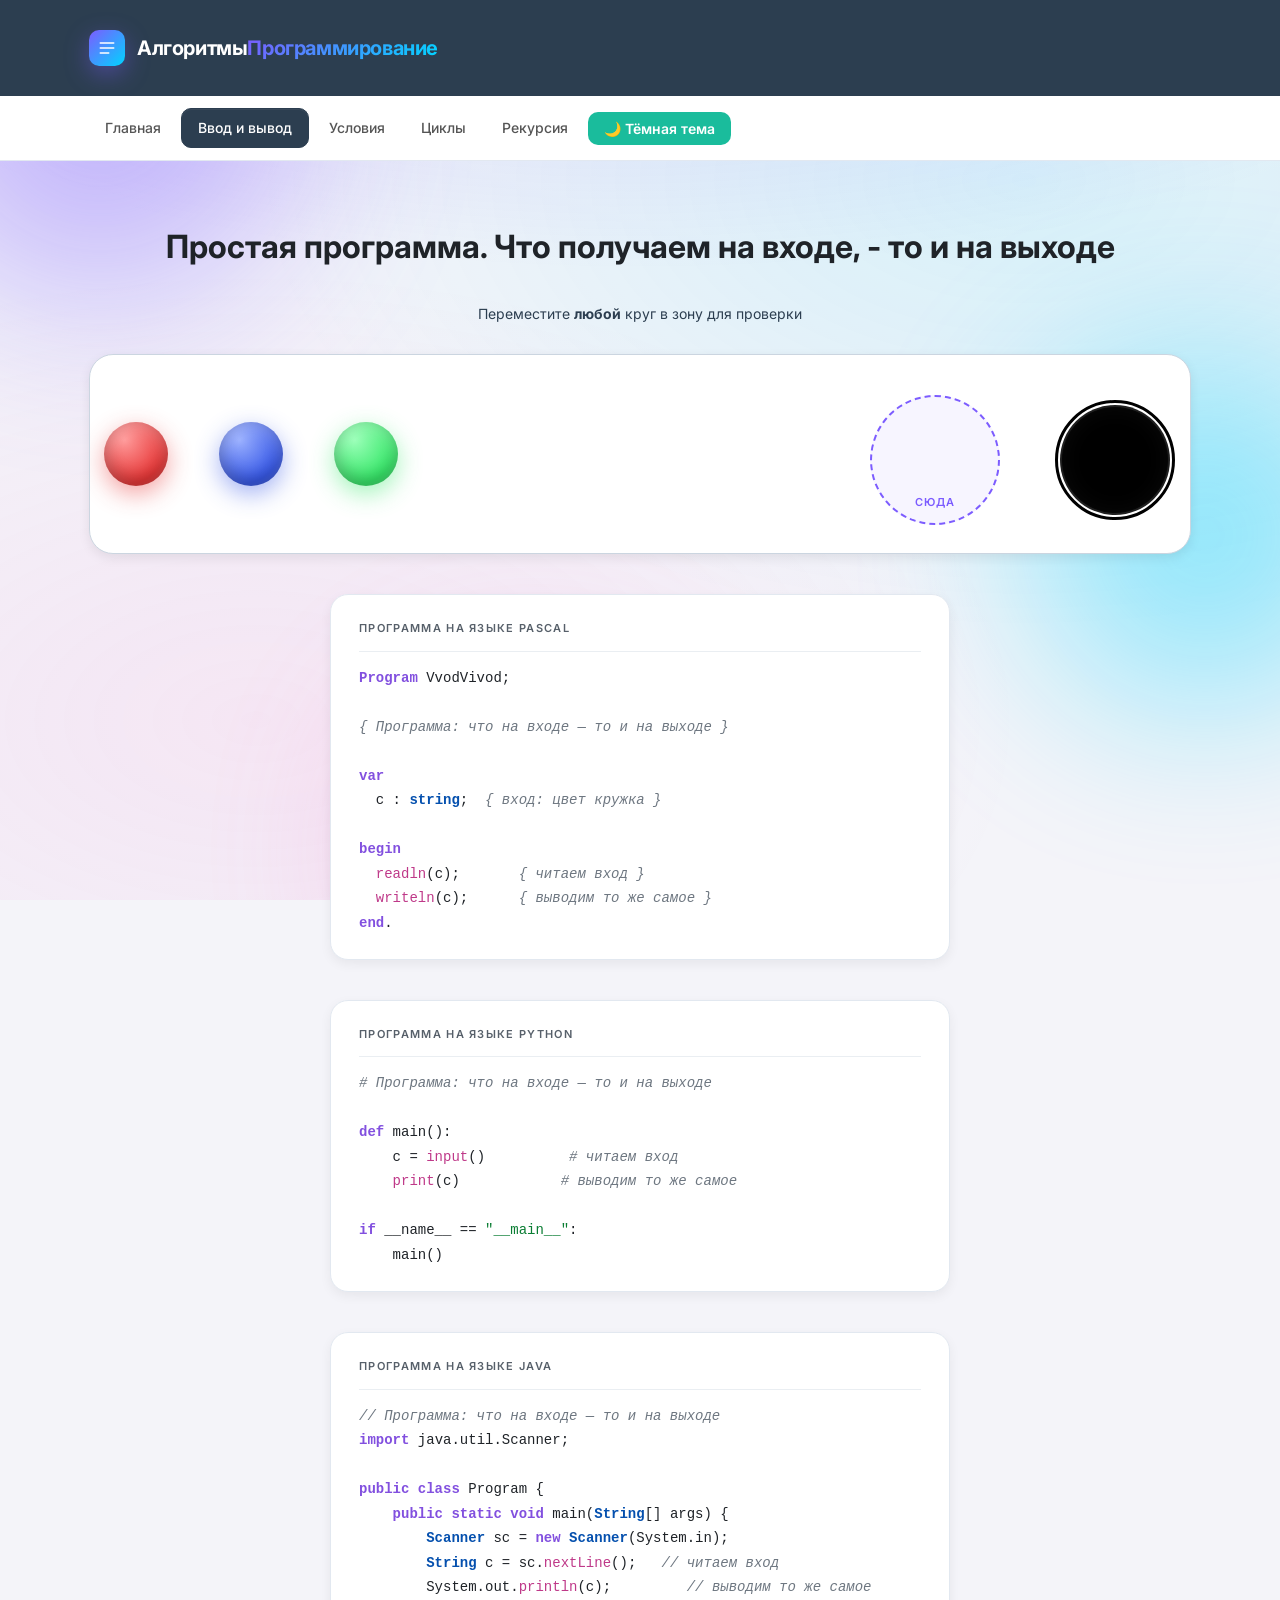
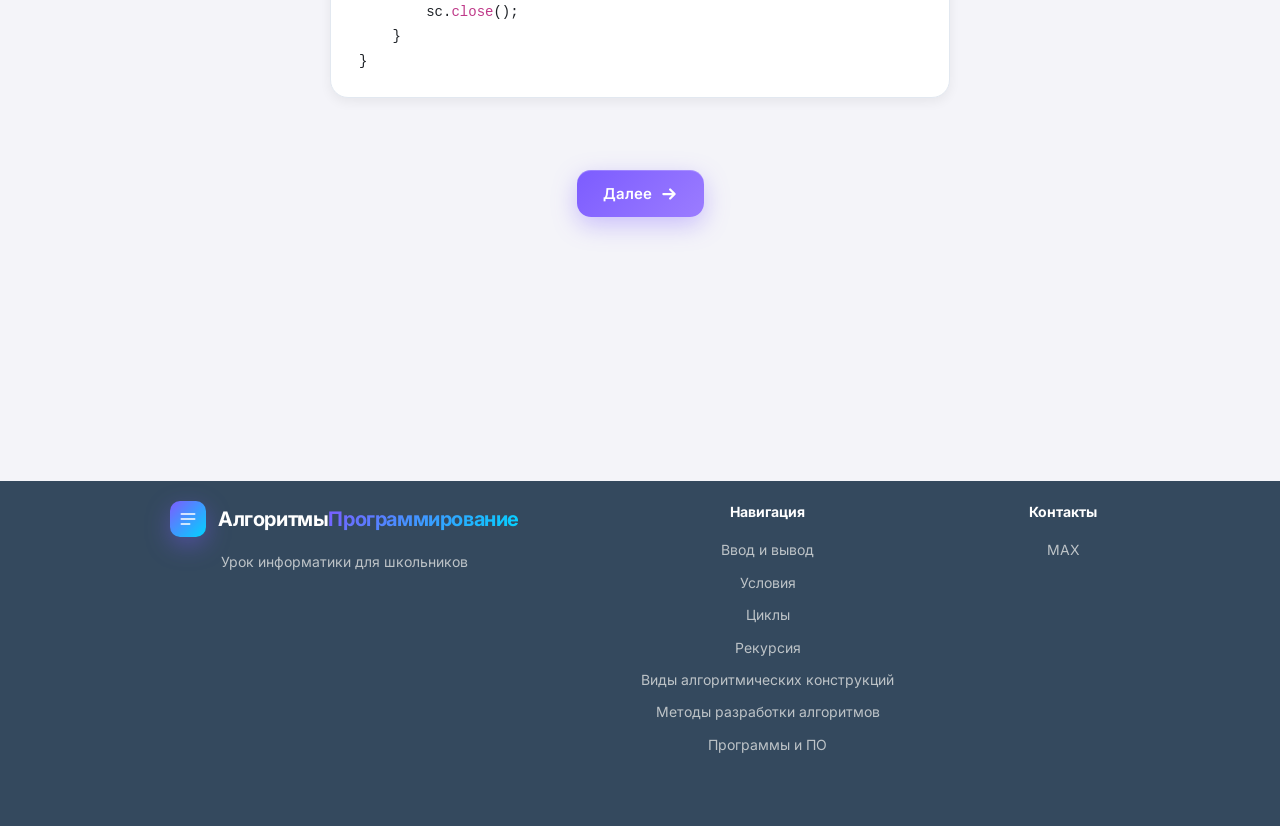
<file: vvod.html>
<!DOCTYPE html>
<html lang="ru">
<head>
    <meta charset="UTF-8">
    <meta name="viewport" content="width=device-width, initial-scale=1.0">
    <title>Алгоритмы и программирование. Урок для школьников</title>
    <link rel="preconnect" href="https://fonts.googleapis.com">
    <link rel="preconnect" href="https://fonts.gstatic.com" crossorigin>
    <link href="https://fonts.googleapis.com/css2?family=Inter:wght@300;400;500;600;700;800;900&family=Space+Grotesk:wght@400;500;600;700&display=swap" rel="stylesheet">
    <link rel="stylesheet" href="style.css">
    <style>

      /* ---- Рамка с кодом в стиле playground ---- */
.code-frame {
    position: relative;
    max-width: 620px;
    margin: 40px auto 32px;
    padding: 24px 28px;
    background: rgba(255, 255, 255, 0.02);
    border: 1px solid rgba(255, 255, 255, 0.08);
    border-radius: 18px;
    box-shadow:
        0 20px 60px rgba(0, 0, 0, 0.45),
        inset 0 1px 0 rgba(255, 255, 255, 0.06);
    text-align: left;
    font-family: 'Space Grotesk', 'Consolas', 'Menlo', monospace;
    font-size: 14px;
    line-height: 1.75;
    overflow: hidden;
}

.code-frame::before {
    content: attr(data-file);
    display: block;
    font-family: 'Inter', sans-serif;
    font-size: 11px;
    font-weight: 600;
    letter-spacing: 0.12em;
    text-transform: uppercase;
    color: var(--text-muted, #8b8b9e);
    margin-bottom: 14px;
    padding-bottom: 12px;
    border-bottom: 1px solid rgba(255, 255, 255, 0.08);
}

.code-frame pre {
    margin: 0;
    white-space: pre;
    overflow-x: auto;
    color: #e0e0f0;
}
/* ---- Подсветка синтаксиса Java ---- */
.code-frame .jv-kw   { color: #7c5cff; font-weight: 700; } /* public, class, static, void */
.code-frame .jv-type { color: #00d4ff; font-weight: 600; } /* String, int, Scanner */
.code-frame .jv-fn   { color: #ff6bcb; }                    /* println, nextLine, main */
.code-frame .jv-str  { color: #00ffa3; }                    /* строки */
.code-frame .jv-num  { color: #ffb800; }                    /* числа */
.code-frame .jv-cmt  { color: #5a5a6e; font-style: italic; } /* // комментарии */
.code-frame .jv-ann  { color: #ffb800; }  
.code-frame--java::before { content: 'Program.java'; }                  /* аннотации @Override */
/* ---- Подсветка синтаксиса Python ---- */
.code-frame .py-kw  { color: #7c5cff; font-weight: 700; } /* def, if, else, return */
.code-frame .py-fn  { color: #ff6bcb; }                    /* print, input */
.code-frame .py-str { color: #00ffa3; }                    /* строки */
.code-frame .py-num { color: #ffb800; }                    /* числа */
.code-frame .py-cmt { color: #5a5a6e; font-style: italic; } /* # комментарии */
/* Подсветка синтаксиса Паскаля */
.code-frame--py::before { content: 'program.py'; }
.code-frame .kw   { color: #7c5cff; font-weight: 700; }   /* program, var, begin, end */
.code-frame .type { color: #00d4ff; font-weight: 600; }   /* integer, string */
.code-frame .str  { color: #00ffa3; }                     /* строки в кавычках */
.code-frame .num  { color: #ffb800; }                     /* числа */
.code-frame .cmt  { color: #5a5a6e; font-style: italic; } /* комментарии */
.code-frame .fn   { color: #ff6bcb; }                     /* writeln, readln */
    </style>
</head>
<body>
    <!-- Анимированный фон -->
    <div class="bg-gradient"></div>
    <div class="bg-orbs">
        <div class="orb orb-1"></div>
        <div class="orb orb-2"></div>
        <div class="orb orb-3"></div>
    </div>

    <!-- Шапка -->
    <header class="header">
        <div class="container header-inner">
            <a href="index.html" class="logo">
                <div class="logo-mark">
                    <svg viewBox="0 0 24 24" fill="none" xmlns="http://www.w3.org/2000/svg">
                        <path d="M4 6h16M4 12h16M4 18h10" stroke="currentColor" stroke-width="2" stroke-linecap="round"/>
                    </svg>
                </div>
                <span class="logo-text">Алгоритмы<em>Программирование</em></span>
            </a>

            <div class="header-actions">
                
            </div>
        </div>
    </header>

    <!-- Навигация -->
    <nav class="navigation">
        <div class="container nav-inner">
            <ul class="nav-menu">
                <li><a href="index.html" class="nav-link">Главная</a></li>
                <li><a href="vvod.html" class="nav-link active">Ввод и вывод</a></li>
                <li><a href="yslovia.html" class="nav-link">Условия</a></li>
                <li><a href="cicili.html" class="nav-link">Циклы</a></li>
                <li><a href="recyrsia.html" class="nav-link">Рекурсия</a></li>
                
                        <li><button class="theme-btn" id="themeBtn">🌙 Тёмная тема</button></li>
            </ul>
        </div>
    </nav>

    <!-- Основной контент -->
    <main class="main">
        <div class="container">
<h1 class="lesson-title">Простая программа. Что получаем на входе, - то и на выходе</h1>
<p class="hint">
  <p class="hint" style="color:#333333;">Переместите <b style="color:#2c3e50;">любой</b> круг в зону для проверки</p>
</p>

<div class="playground playground--sm" id="playground">

  <!-- Три цветных кружка -->
  <div class="circle red"   id="c-red"   data-color="#e63333"></div>
  <div class="circle blue"  id="c-blue"  data-color="#3355e6"></div>
  <div class="circle green" id="c-green" data-color="#33e666"></div>

  <!-- Зона + индикатор -->
  <div class="targets-row">
    <div class="zone" id="zone"></div>
    <div class="indicator" id="indicator"></div>
  </div>
</div>

<script>
(function () {
  const playground = document.getElementById('playground');
  const zone       = document.getElementById('zone');
  const indicator  = document.getElementById('indicator');
  const red        = document.getElementById('c-red');
  const blue       = document.getElementById('c-blue');
  const green      = document.getElementById('c-green');
  const circles    = [red, blue, green];

  let drag = null;

  /* ---------- Начальная раскладка ----------
     Раскладываем кружки и запоминаем их домашние координаты
     (dataset.hx, dataset.hy), чтобы можно было вернуть. */
 function layoutInitial() {
  const h = playground.clientHeight;
  const size = circles[0].offsetWidth;
  const gap = size * 0.8;
  const startX = 14;                 // отступ слева
  const y = (h - size) / 2;          // по вертикальному центру

  circles.forEach(function (c, i) {
    const x = startX + i * (size + gap);
    c.style.left = x + 'px';
    c.style.top  = y + 'px';
    c.dataset.hx = x;
    c.dataset.hy = y;
    c._zone = null;
  });

  zone._occupant = null;
}

  /* ---------- Кружок внутри зоны? ---------- */
  function isInsideZone(el) {
    const r1 = el.getBoundingClientRect();
    const r2 = zone.getBoundingClientRect();
    const cx = r1.left + r1.width  / 2;
    const cy = r1.top  + r1.height / 2;
    const zx = r2.left + r2.width  / 2;
    const zy = r2.top  + r2.height / 2;
    return Math.hypot(cx - zx, cy - zy) < r2.width / 2;
  }

  /* ---------- Вернуть кружок домой ---------- */
  function returnHome(circle) {
    circle.style.left = circle.dataset.hx + 'px';
    circle.style.top  = circle.dataset.hy + 'px';
  }

  /* ---------- Примагнитить в центр зоны ---------- */
  function snapToZone(circle) {
    const playRect = playground.getBoundingClientRect();
    const zr = zone.getBoundingClientRect();
    const size = circle.offsetWidth;
    const zcx = zr.left + zr.width  / 2 - playRect.left;
    const zcy = zr.top  + zr.height / 2 - playRect.top;
    circle.style.left = (zcx - size / 2) + 'px';
    circle.style.top  = (zcy - size / 2) + 'px';
  }

  /* ---------- Индикатор принимает цвет ---------- */
  function setIndicatorColor(color) {
    indicator.style.background   = color;
    indicator.style.borderColor  = color;
    indicator.style.boxShadow    =
      '0 0 40px ' + color + ', 0 0 80px ' + color + '80, ' +
      'inset 0 0 24px rgba(255,255,255,0.25)';
    indicator.classList.add('active');
  }

  /* ---------- Сброс индикатора в исходный чёрный ---------- */
  function resetIndicator() {
    indicator.style.background  = '#000';
    indicator.style.borderColor = 'rgba(255,255,255,0.12)';
    indicator.style.boxShadow   = 'inset 0 0 24px rgba(255,255,255,0.04)';
    indicator.classList.remove('active');
  }

  /* ---------- Обновление состояния после drop ---------- */
  function updateIndicator() {
    if (zone._occupant) {
      setIndicatorColor(zone._occupant.dataset.color);
    } else {
      resetIndicator();
    }
    zone.classList.toggle('filled', !!zone._occupant);
  }

  /* ---------- Обработчики перетаскивания ---------- */
  function onDown(e) {
    e.preventDefault();
    const el = e.currentTarget;
    const rect = el.getBoundingClientRect();
    const playRect = playground.getBoundingClientRect();

    drag = {
      el: el,
      offsetX: e.clientX - rect.left,
      offsetY: e.clientY - rect.top,
      playRect: playRect
    };

    el.setPointerCapture(e.pointerId);
    el.classList.add('dragging');
  }

  function onMove(e) {
    if (!drag || drag.el !== e.currentTarget) return;
    const el = drag.el;
    const size = el.offsetWidth;

    let x = e.clientX - drag.playRect.left - drag.offsetX;
    let y = e.clientY - drag.playRect.top  - drag.offsetY;

    x = Math.max(0, Math.min(drag.playRect.width  - size, x));
    y = Math.max(0, Math.min(drag.playRect.height - size, y));

    el.style.left = x + 'px';
    el.style.top  = y + 'px';

    if (isInsideZone(el)) zone.classList.add('hover');
    else                  zone.classList.remove('hover');
  }

  function onUp(e) {
    if (!drag || drag.el !== e.currentTarget) return;
    const el = drag.el;

    el.classList.remove('dragging');
    try { el.releasePointerCapture(e.pointerId); } catch (_) {}
    zone.classList.remove('hover');

    const wasIn = el._zone;

    if (isInsideZone(el)) {
      /* В зоне уже сидит другой кружок — вернуть его домой */
      const occ = zone._occupant;
      if (occ && occ !== el) {
        returnHome(occ);
        occ._zone = null;
      }

      /* Новый кружок занимает зону */
      zone._occupant = el;
      el._zone = zone;
      snapToZone(el);

      zone.classList.add('flash');
      setTimeout(function () { zone.classList.remove('flash'); }, 500);
    } else {
      /* Кружок упал вне зоны.
         Если он был в зоне — освобождаем её. */
      if (wasIn === zone) {
        zone._occupant = null;
        el._zone = null;
      }
    }

    updateIndicator();
    drag = null;
  }

  /* ---------- Навешиваем события ---------- */
  circles.forEach(function (el) {
    el.addEventListener('pointerdown', onDown);
    el.addEventListener('pointermove', onMove);
    el.addEventListener('pointerup', onUp);
    el.addEventListener('pointercancel', onUp);
  });

  /* ---------- Ресайз: держим кружки в границах поля ---------- */
  window.addEventListener('resize', function () {
    const playRect = playground.getBoundingClientRect();
    circles.forEach(function (el) {
      const size = el.offsetWidth;
      let x = parseFloat(el.style.left) || 0;
      let y = parseFloat(el.style.top)  || 0;
      x = Math.max(0, Math.min(playRect.width  - size, x));
      y = Math.max(0, Math.min(playRect.height - size, y));
      el.style.left = x + 'px';
      el.style.top  = y + 'px';
    });
  });

  layoutInitial();
  updateIndicator();
})();
</script>
<!-- Рамка с кодом на Паскале -->
<div class="code-frame" data-file="Программа на языке Pascal">
<pre><span class="kw">Program</span> VvodVivod;

<span class="cmt">{ Программа: что на входе — то и на выходе }</span>

<span class="kw">var</span>
  c : <span class="type">string</span>;  <span class="cmt">{ вход: цвет кружка }</span>

<span class="kw">begin</span>
  <span class="fn">readln</span>(c);       <span class="cmt">{ читаем вход }</span>
  <span class="fn">writeln</span>(c);      <span class="cmt">{ выводим то же самое }</span>
<span class="kw">end</span>.</pre>
</div>
<!-- Рамка с кодом на Python -->
<div class="code-frame" data-file="Программа на языке Python">
<pre><span class="py-cmt"># Программа: что на входе — то и на выходе</span>

<span class="py-kw">def</span> main():
    c = <span class="py-fn">input</span>()          <span class="py-cmt"># читаем вход</span>
    <span class="py-fn">print</span>(c)            <span class="py-cmt"># выводим то же самое</span>

<span class="py-kw">if</span> __name__ == <span class="py-str">"__main__"</span>:
    main()</pre>
</div>
<!-- Рамка с кодом на Java -->
<div class="code-frame" data-file="Программа на языке Java">
<pre><span class="jv-cmt">// Программа: что на входе — то и на выходе</span>
<span class="jv-kw">import</span> java.util.Scanner;

<span class="jv-kw">public class</span> Program {
    <span class="jv-kw">public static void</span> main(<span class="jv-type">String</span>[] args) {
        <span class="jv-type">Scanner</span> sc = <span class="jv-kw">new</span> <span class="jv-type">Scanner</span>(System.in);
        <span class="jv-type">String</span> c = sc.<span class="jv-fn">nextLine</span>();   <span class="jv-cmt">// читаем вход</span>
        System.out.<span class="jv-fn">println</span>(c);         <span class="jv-cmt">// выводим то же самое</span>
        sc.<span class="jv-fn">close</span>();
    }
}</pre>
</div>
            <!-- Hero -->
            <section class="hero">
                <div class="hero-actions">
                    <form action="yslovia.html"><button class="btn btn-primary btn-lg">
                        Далее
                        <svg width="18" height="18" viewBox="0 0 16 16" fill="none">
                            <path d="M3 8h10M9 4l4 4-4 4" stroke="currentColor" stroke-width="2" stroke-linecap="round" stroke-linejoin="round"/>
                        </svg>
                    </button></form>
                </div>
        </div>
    </main>

    <!-- Подвал -->
    <footer class="footer">
        <div class="container">
            <div class="footer-grid">
                <div class="footer-brand">
                    <div class="logo">
                        <div class="logo-mark">
                            <svg viewBox="0 0 24 24" fill="none">
                                <path d="M4 6h16M4 12h16M4 18h10" stroke="currentColor" stroke-width="2" stroke-linecap="round"/>
                            </svg>
                        </div>
                        <span class="logo-text">Алгоритмы<em>Программирование</em></span>
                    </div>
                    <p>Урок информатики для школьников</p>
                </div>

                <div class="footer-col">
                    <h4>Навигация</h4>
                    <ul>
                        <li><a href="vvod.html">Ввод и вывод</a></li>
                        <li><a href="yslovia.html">Условия</a></li>
                        <li><a href="cicili.html">Циклы</a></li>
                        <li><a href="recyrsia.html">Рекурсия</a></li>
                        <li><a href="vidi.html">Виды алгоритмических конструкций</a></li>
                        <li><a href="metodi.html">Методы разработки алгоритмов</a></li>
                        <li><a href="prog.html">Программы и ПО</a></li>
                    </ul>
                </div>

                <div class="footer-col">
                    <h4>Контакты</h4>
                    <ul>
                        <li><a href="#">MAX</a></li>
                    </ul>
                </div>
            </div>
        </div>
    </footer>
<script src="script.js"></script>
</body>
</html>
</file>
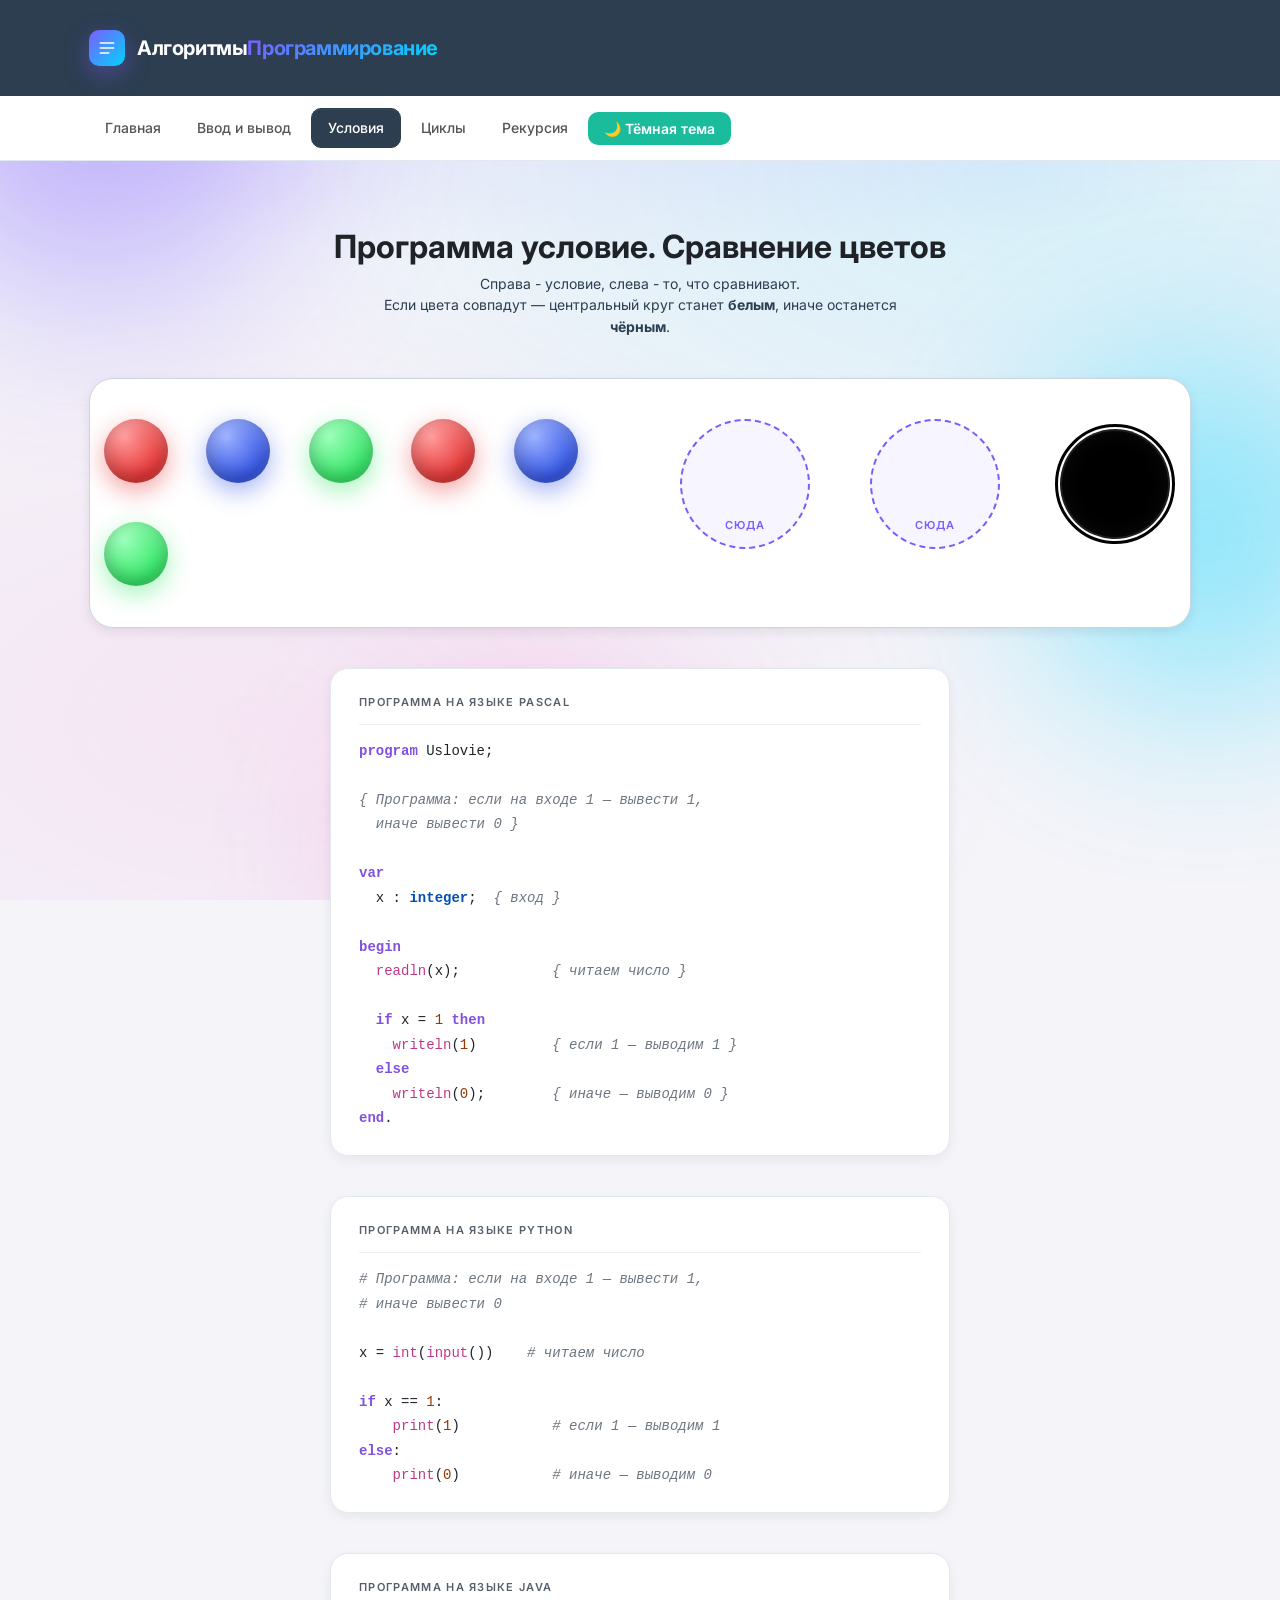
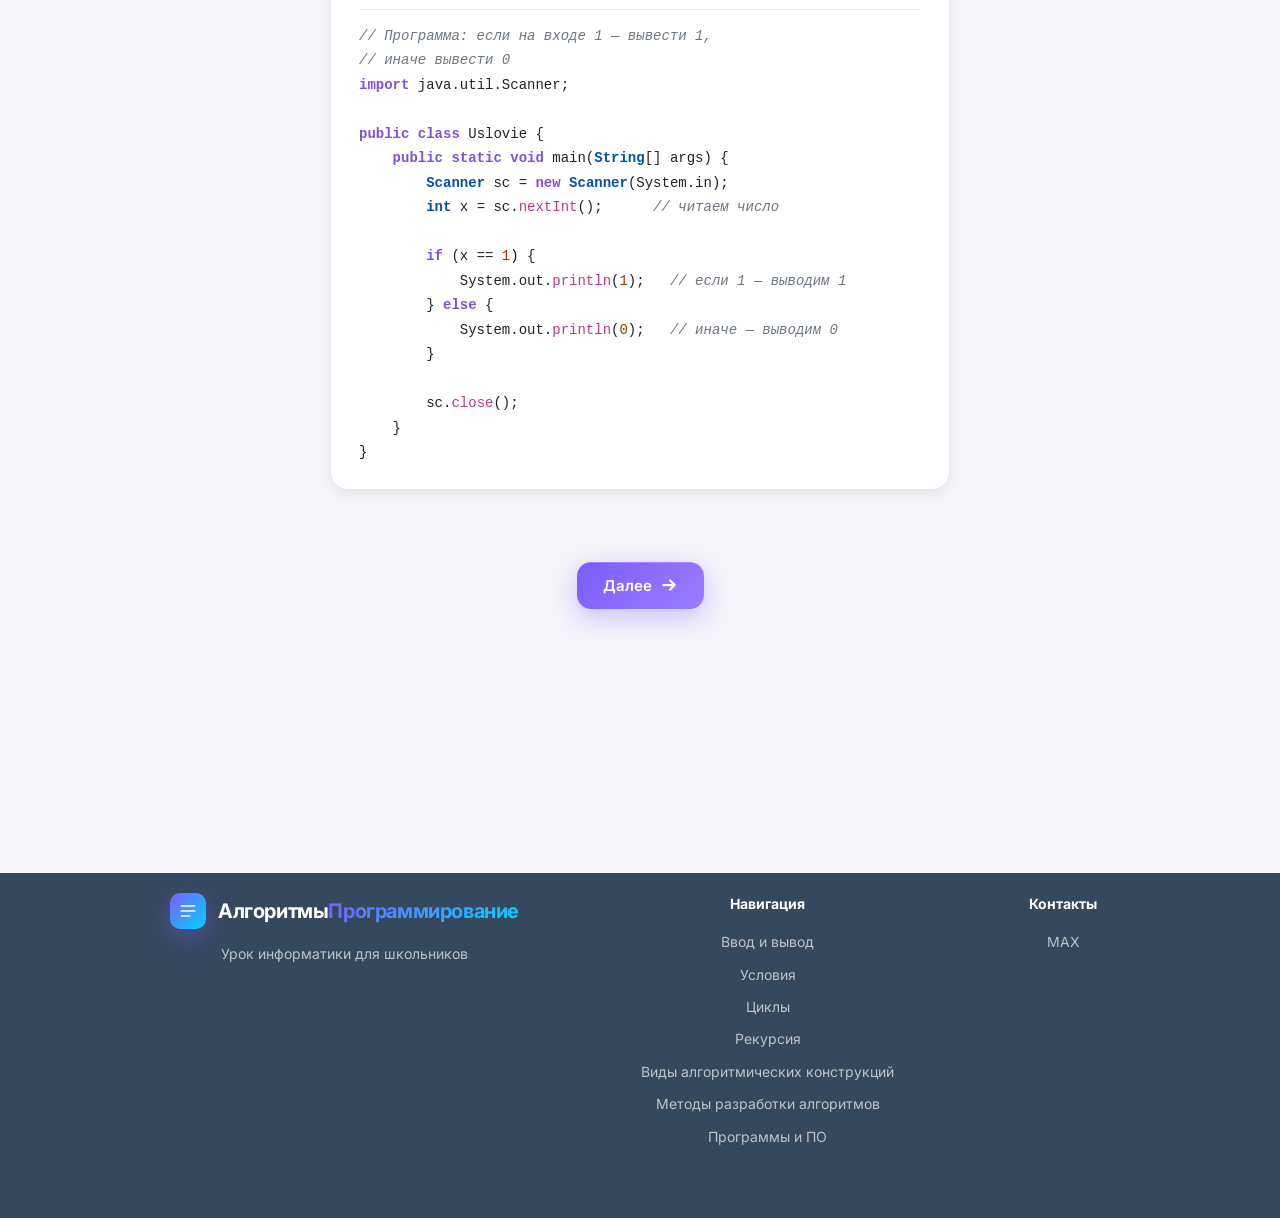
<file: yslovia.html>
<!DOCTYPE html>
<html lang="ru">
<head>
    <meta charset="UTF-8">
    <meta name="viewport" content="width=device-width, initial-scale=1.0">
    <title>Алгоритмы и программирование. Урок для школьников</title>
    <link rel="preconnect" href="https://fonts.googleapis.com">
    <link rel="preconnect" href="https://fonts.gstatic.com" crossorigin>
    <link href="https://fonts.googleapis.com/css2?family=Inter:wght@300;400;500;600;700;800;900&family=Space+Grotesk:wght@400;500;600;700&display=swap" rel="stylesheet">
    <link rel="stylesheet" href="style.css">
    <style>
/* ---- Рамка с кодом в стиле playground ---- */
.code-frame {
    position: relative;
    max-width: 620px;
    margin: 40px auto 32px;
    padding: 24px 28px;
    background: rgba(255, 255, 255, 0.02);
    border: 1px solid rgba(255, 255, 255, 0.08);
    border-radius: 18px;
    box-shadow:
        0 20px 60px rgba(0, 0, 0, 0.45),
        inset 0 1px 0 rgba(255, 255, 255, 0.06);
    text-align: left;
    font-family: 'Space Grotesk', 'Consolas', 'Menlo', monospace;
    font-size: 14px;
    line-height: 1.75;
    overflow: hidden;
}

.code-frame::before {
    content: attr(data-file);
    display: block;
    font-family: 'Inter', sans-serif;
    font-size: 11px;
    font-weight: 600;
    letter-spacing: 0.12em;
    text-transform: uppercase;
    color: #8b8b9e;
    margin-bottom: 14px;
    padding-bottom: 12px;
    border-bottom: 1px solid rgba(255, 255, 255, 0.08);
}

.code-frame pre {
    margin: 0;
    white-space: pre;
    overflow-x: auto;
    color: #e0e0f0;
}

/* Подсветка Паскаля */
.code-frame .kw   { color: #7c5cff; font-weight: 700; }
.code-frame .type { color: #00d4ff; font-weight: 600; }
.code-frame .str  { color: #00ffa3; }
.code-frame .num  { color: #ffb800; }
.code-frame .cmt  { color: #5a5a6e; font-style: italic; }
.code-frame .fn   { color: #ff6bcb; }
/* ---- Подсветка Python ---- */
.code-frame .py-kw   { color: #7c5cff; font-weight: 700; }
.code-frame .py-fn   { color: #ff6bcb; }
.code-frame .py-str  { color: #00ffa3; }
.code-frame .py-num  { color: #ffb800; }
.code-frame .py-cmt  { color: #5a5a6e; font-style: italic; }

/* ---- Подсветка Java ---- */
.code-frame .jv-kw   { color: #7c5cff; font-weight: 700; }
.code-frame .jv-type { color: #00d4ff; font-weight: 600; }
.code-frame .jv-fn   { color: #ff6bcb; }
.code-frame .jv-str  { color: #00ffa3; }
.code-frame .jv-num  { color: #ffb800; }
.code-frame .jv-cmt  { color: #5a5a6e; font-style: italic; }
</style>
</head>
<body>
    <!-- Анимированный фон -->
    <div class="bg-gradient"></div>
    <div class="bg-orbs">
        <div class="orb orb-1"></div>
        <div class="orb orb-2"></div>
        <div class="orb orb-3"></div>
    </div>

    <!-- Шапка -->
    <header class="header">
        <div class="container header-inner">
            <a href="index.html" class="logo">
                <div class="logo-mark">
                    <svg viewBox="0 0 24 24" fill="none" xmlns="http://www.w3.org/2000/svg">
                        <path d="M4 6h16M4 12h16M4 18h10" stroke="currentColor" stroke-width="2" stroke-linecap="round"/>
                    </svg>
                </div>
                <span class="logo-text">Алгоритмы<em>Программирование</em></span>
            </a>

            <div class="header-actions">
                
            </div>
        </div>
    </header>

    <!-- Навигация -->
    <nav class="navigation">
        <div class="container nav-inner">
            <ul class="nav-menu">
                <li><a href="index.html" class="nav-link">Главная</a></li>
                <li><a href="vvod.html" class="nav-link">Ввод и вывод</a></li>
                <li><a href="yslovia.html" class="nav-link active">Условия</a></li>
                <li><a href="cicili.html" class="nav-link">Циклы</a></li>
                <li><a href="recyrsia.html" class="nav-link">Рекурсия</a></li>
                <li><button class="theme-btn" id="themeBtn">🌙 Тёмная тема</button></li>
            </ul>
        </div>
    </nav>

    <!-- Основной контент -->
    <main class="main">
        <div class="container">
<h1 class="lesson-title">Программа условие. Сравнение цветов</h1>
<p class="hint" style="color:#333333;">
  Справа - условие, слева - то, что сравнивают.<br>
  Если цвета совпадут — центральный круг станет <b style="color:#2c3e50;">белым</b>,
  иначе останется <b style="color:#2c3e50;">чёрным</b>.
</p>

<div class="game-wrap">

  <div class="playground playground--md" id="playground">

    <!-- Шесть цветных кружков (без изменений) -->
    <div class="circle red"   data-color="red"></div>
    <div class="circle blue"  data-color="blue"></div>
    <div class="circle green" data-color="green"></div>
    <div class="circle red"   data-color="red"></div>
    <div class="circle blue"  data-color="blue"></div>
    <div class="circle green" data-color="green"></div>
    <!-- Только две зоны, индикатор отсюда убираем -->
    <div class="targets-row">
      <div class="zone" data-zone="1"></div>
      <div class="zone" data-zone="2"></div>
  <div class="indicator" id="indicator"></div>
    </div>


  </div>

  <!-- Индикатор вынесен наружу и стоит справа -->

</div>
<script>
(function () {
  const playground = document.getElementById('playground');
  const indicator  = document.getElementById('indicator');
  const zones      = Array.from(playground.querySelectorAll('.zone'));
  const circles    = Array.from(playground.querySelectorAll('.circle'));

  let drag = null;

  /* ---------- Начальная раскладка ---------- */
  function layoutCircles() {
  const w = playground.clientWidth;
  const h = playground.clientHeight;
  const size = circles[0].offsetWidth;
  const gap  = size * 0.6;
  const startX = 14;               // отступ слева

  // Сколько кружков влезает в одну строку (с учётом правой части поля)
  const reserveRight = w * 0.55;   // место под зоны и индикатор справа
  const usable = w - startX - reserveRight;
  const maxPerRow = Math.max(1, Math.floor((usable + gap) / (size + gap)));
  const perRow = Math.min(circles.length, maxPerRow);
  const rows = Math.ceil(circles.length / perRow);

  const totalH = rows * size + (rows - 1) * gap;
  const startY = (h - totalH) / 2; // вертикальный центр

  circles.forEach((c, i) => {
    const row = Math.floor(i / perRow);
    const col = i % perRow;
    const x = startX + col * (size + gap);
    const y = startY + row * (size + gap);

    c.style.left = x + 'px';
    c.style.top  = y + 'px';
    c.dataset.hx = x;
    c.dataset.hy = y;
    c._zone = null;
  });
}

  /* ---------- Кружок над зоной? ---------- */
  function findZoneUnder(circle) {
    const cr = circle.getBoundingClientRect();
    const cx = cr.left + cr.width / 2;
    const cy = cr.top  + cr.height / 2;

    for (const z of zones) {
      const zr = z.getBoundingClientRect();
      if (cx >= zr.left && cx <= zr.right &&
          cy >= zr.top  && cy <= zr.bottom) {
        return z;
      }
    }
    return null;
  }

  /* ---------- Примагнитить в центр зоны ---------- */
  function snapToZone(circle, zone) {
    const playRect = playground.getBoundingClientRect();
    const zr = zone.getBoundingClientRect();
    const size = circle.offsetWidth;

    const zcx = zr.left + zr.width  / 2 - playRect.left;
    const zcy = zr.top  + zr.height / 2 - playRect.top;

    circle.style.left = (zcx - size / 2) + 'px';
    circle.style.top  = (zcy - size / 2) + 'px';
  }

  /* ---------- Отправить кружок домой ---------- */
  function returnHome(circle) {
    circle.style.left = circle.dataset.hx + 'px';
    circle.style.top  = circle.dataset.hy + 'px';
  }

  /* ---------- Проверка условия ---------- */
  function updateIndicator() {
    const a = zones[0]._occupant;
    const b = zones[1]._occupant;
    const win = a && b && a.dataset.color === b.dataset.color;

    indicator.classList.toggle('win', !!win);
    zones.forEach(z => z.classList.toggle('filled', !!z._occupant));
  }

  /* ---------- Pointer events ---------- */
  function onDown(e) {
    e.preventDefault();
    const el = e.currentTarget;

    const rect = el.getBoundingClientRect();
    const playRect = playground.getBoundingClientRect();

    drag = {
      el,
      offsetX: e.clientX - rect.left,
      offsetY: e.clientY - rect.top,
      playRect
    };

    el.setPointerCapture(e.pointerId);
    el.classList.add('dragging');
  }

  function onMove(e) {
    if (!drag) return;
    const el = drag.el;
    const size = el.offsetWidth;

    let x = e.clientX - drag.playRect.left - drag.offsetX;
    let y = e.clientY - drag.playRect.top  - drag.offsetY;

    x = Math.max(0, Math.min(drag.playRect.width  - size, x));
    y = Math.max(0, Math.min(drag.playRect.height - size, y));

    el.style.left = x + 'px';
    el.style.top  = y + 'px';

    const target = findZoneUnder(el);
    zones.forEach(z => {
      const canDrop = z === target && (!z._occupant || z._occupant === el);
      z.classList.toggle('hover', canDrop);
    });
  }

  function onUp(e) {
    if (!drag) return;
    const el = drag.el;

    el.classList.remove('dragging');
    try { el.releasePointerCapture(e.pointerId); } catch (_) {}
    zones.forEach(z => z.classList.remove('hover'));

    const targetZone = findZoneUnder(el);
    const wasIn = el._zone;

    if (targetZone) {
      // если в зоне уже сидит другой — вернуть его домой
      const occ = targetZone._occupant;
      if (occ && occ !== el) {
        returnHome(occ);
        occ._zone = null;
      }
      if (wasIn && wasIn !== targetZone) {
        wasIn._occupant = null;
      }

      targetZone._occupant = el;
      el._zone = targetZone;
      snapToZone(el, targetZone);
    } else {
      // вне зон — остаётся там, где упал
      if (wasIn) {
        wasIn._occupant = null;
        el._zone = null;
      }
    }

    updateIndicator();
    drag = null;
  }

  circles.forEach(c => {
    c.addEventListener('pointerdown', onDown);
    c.addEventListener('pointermove', onMove);
    c.addEventListener('pointerup', onUp);
    c.addEventListener('pointercancel', onUp);
  });

  /* ---------- Ресайз ---------- */
  let rt;
  window.addEventListener('resize', () => {
    clearTimeout(rt);
    rt = setTimeout(() => {
      const placed = circles.map(c => c._zone);
      layoutCircles();
      circles.forEach((c, i) => {
        if (placed[i]) {
          c._zone = placed[i];
          placed[i]._occupant = c;
          snapToZone(c, placed[i]);
        }
      });
      updateIndicator();
    }, 150);
  });

  /* ---------- Старт ---------- */
  layoutCircles();
  updateIndicator();
})();
</script>
<!-- Рамка с кодом на Паскале: условие -->
<div class="code-frame" data-file="Программа на языке Pascal">
<pre><span class="kw">program</span> Uslovie;

<span class="cmt">{ Программа: если на входе 1 — вывести 1,
  иначе вывести 0 }</span>

<span class="kw">var</span>
  x : <span class="type">integer</span>;  <span class="cmt">{ вход }</span>

<span class="kw">begin</span>
  <span class="fn">readln</span>(x);           <span class="cmt">{ читаем число }</span>

  <span class="kw">if</span> x = <span class="num">1</span> <span class="kw">then</span>
    <span class="fn">writeln</span>(<span class="num">1</span>)         <span class="cmt">{ если 1 — выводим 1 }</span>
  <span class="kw">else</span>
    <span class="fn">writeln</span>(<span class="num">0</span>);        <span class="cmt">{ иначе — выводим 0 }</span>
<span class="kw">end</span>.</pre>
</div>
<!-- Рамка с кодом на Python: условие -->
<div class="code-frame" data-file="Программа на языке Python">
<pre><span class="py-cmt"># Программа: если на входе 1 — вывести 1,
# иначе вывести 0</span>

x = <span class="py-fn">int</span>(<span class="py-fn">input</span>())    <span class="py-cmt"># читаем число</span>

<span class="py-kw">if</span> x == <span class="py-num">1</span>:
    <span class="py-fn">print</span>(<span class="py-num">1</span>)           <span class="py-cmt"># если 1 — выводим 1</span>
<span class="py-kw">else</span>:
    <span class="py-fn">print</span>(<span class="py-num">0</span>)           <span class="py-cmt"># иначе — выводим 0</span></pre>
</div>

<!-- Рамка с кодом на Java: условие -->
<div class="code-frame" data-file="Программа на языке Java">
<pre><span class="jv-cmt">// Программа: если на входе 1 — вывести 1,
// иначе вывести 0</span>
<span class="jv-kw">import</span> java.util.Scanner;

<span class="jv-kw">public class</span> Uslovie {
    <span class="jv-kw">public static void</span> main(<span class="jv-type">String</span>[] args) {
        <span class="jv-type">Scanner</span> sc = <span class="jv-kw">new</span> <span class="jv-type">Scanner</span>(System.in);
        <span class="jv-type">int</span> x = sc.<span class="jv-fn">nextInt</span>();      <span class="jv-cmt">// читаем число</span>

        <span class="jv-kw">if</span> (x == <span class="jv-num">1</span>) {
            System.out.<span class="jv-fn">println</span>(<span class="jv-num">1</span>);   <span class="jv-cmt">// если 1 — выводим 1</span>
        } <span class="jv-kw">else</span> {
            System.out.<span class="jv-fn">println</span>(<span class="jv-num">0</span>);   <span class="jv-cmt">// иначе — выводим 0</span>
        }

        sc.<span class="jv-fn">close</span>();
    }
}</pre>
</div>
            <!-- Hero -->
            <section class="hero">
                <div class="hero-actions">
                    <form action="cicili.html"><button class="btn btn-primary btn-lg">
                        Далее
                        <svg width="18" height="18" viewBox="0 0 16 16" fill="none">
                            <path d="M3 8h10M9 4l4 4-4 4" stroke="currentColor" stroke-width="2" stroke-linecap="round" stroke-linejoin="round"/>
                        </svg>
                    </button></form>
                </div>

        </div>
    </main>

    <!-- Подвал -->
    <footer class="footer">
        <div class="container">
            <div class="footer-grid">
                <div class="footer-brand">
                    <div class="logo">
                        <div class="logo-mark">
                            <svg viewBox="0 0 24 24" fill="none">
                                <path d="M4 6h16M4 12h16M4 18h10" stroke="currentColor" stroke-width="2" stroke-linecap="round"/>
                            </svg>
                        </div>
                        <span class="logo-text">Алгоритмы<em>Программирование</em></span>
                    </div>
                    <p>Урок информатики для школьников</p>
                </div>

                <div class="footer-col">
                    <h4>Навигация</h4>
                    <ul>
                        <li><a href="vvod.html">Ввод и вывод</a></li>
                        <li><a href="yslovia.html">Условия</a></li>
                        <li><a href="cicili.html">Циклы</a></li>
                        <li><a href="recyrsia.html">Рекурсия</a></li>
                        <li><a href="vidi.html">Виды алгоритмических конструкций</a></li>
                        <li><a href="metodi.html">Методы разработки алгоритмов</a></li>
                        <li><a href="prog.html">Программы и ПО</a></li>
                    </ul>
                </div>

                <div class="footer-col">
                    <h4>Контакты</h4>
                    <ul>
                        <li><a href="#">MAX</a></li>
                    </ul>
                </div>
        </div>
    </footer>

    <script>
        // Анимация счётчиков
        const counters = document.querySelectorAll('.stat-value');
        const animateCount = (el, target) => {
            const duration = 1500;
            const start = performance.now();
            const step = (now) => {
                const progress = Math.min((now - start) / duration, 1);
                const eased = 1 - Math.pow(1 - progress, 3);
                el.textContent = Math.floor(eased * target).toLocaleString('ru-RU');
                if (progress < 1) requestAnimationFrame(step);
            };
            requestAnimationFrame(step);
        };

        const observer = new IntersectionObserver((entries) => {
            entries.forEach(entry => {
                if (entry.isIntersecting) {
                    const el = entry.target;
                    animateCount(el, parseInt(el.dataset.count));
                    observer.unobserve(el);
                }
            });
        }, { threshold: 0.5 });

        counters.forEach(c => observer.observe(c));
    </script>
  <script src="script.js"></script>
</body>
</html>
</file>
<file: style.css>
/* ============================================================
   1. RESET & BASE
   ============================================================ */
*,
*::before,
*::after {
  margin: 0;
  padding: 0;
  box-sizing: border-box;
}

html { scroll-behavior: smooth; }
html, body { height: 100%; }

/* ============================================================
   2. ПЕРЕМЕННЫЕ
   ============================================================ */
:root {
  --bg: #0a0a0f;
  --bg-soft: #12121a;
  --surface: rgba(255, 255, 255, 0.03);
  --surface-hover: rgba(255, 255, 255, 0.06);
  --border: rgba(255, 255, 255, 0.08);
  --border-hover: rgba(255, 255, 255, 0.15);
  --text: #333333;
  --text-muted: #555555;
  --text-dim: #7f8c8d;
  --accent: #7c5cff;
  --accent-2: #00d4ff;
  --accent-3: #ff6bcb;
  --success: #00ffa3;
  --warning: #ffb800;
  --radius: 16px;
  --radius-lg: 24px;
  --radius-sm: 10px;
}

/* ============================================================
   3. BODY — по умолчанию ТЁМНАЯ ТЕМА
      (для главной и игровой страниц)
   ============================================================ */
body {
  font-family: 'Inter', -apple-system, BlinkMacSystemFont, "Segoe UI",
               Roboto, "Helvetica Neue", Arial, sans-serif;
  background-color: #f4f4f9;
  color: #333333;
  line-height: 1.6;
  min-height: 100vh;
  overflow-x: hidden;
  -webkit-font-smoothing: antialiased;
  -moz-osx-font-smoothing: grayscale;
}

a { color: inherit; text-decoration: none; }
ul { list-style: none; }
button { font-family: inherit; cursor: pointer; border: none; }

/* ============================================================
   4. КОНТЕЙНЕР
   ============================================================ */
.container {
  max-width: 1150px;
  margin: 0 auto;
  padding: 0 24px;
  position: relative;
  z-index: 2;
}

/* ============================================================
   5. ФОНОВЫЕ ДЕКОРАЦИИ
   ============================================================ */
.bg-gradient {
  position: fixed;
  inset: 0;
  background:
    radial-gradient(ellipse 80% 50% at 50% -20%, rgba(124, 92, 255, 0.25), transparent),
    radial-gradient(ellipse 60% 50% at 80% 20%,  rgba(0, 212, 255, 0.12), transparent),
    radial-gradient(ellipse 60% 50% at 20% 80%,  rgba(255, 107, 203, 0.10), transparent);
  z-index: 0;
  pointer-events: none;
}

.bg-orbs {
  position: fixed;
  inset: 0;
  overflow: hidden;
  z-index: 0;
  pointer-events: none;
}

.orb {
  position: absolute;
  border-radius: 50%;
  filter: blur(90px);
  opacity: 0.4;
  animation: float 20s ease-in-out infinite;
}

.orb-1 { width: 400px; height: 400px; background: #7c5cff; top: -100px; left: -100px; }
.orb-2 { width: 350px; height: 350px; background: #00d4ff; top: 40%; right: -100px; animation-delay: -7s; }
.orb-3 { width: 300px; height: 300px; background: #ff6bcb; bottom: -100px; left: 30%; animation-delay: -14s; }

@keyframes float {
  0%, 100% { transform: translate(0, 0) scale(1); }
  33%      { transform: translate(60px, -40px) scale(1.1); }
  66%      { transform: translate(-40px, 50px) scale(0.95); }
}

/* ============================================================
   6. ШАПКА (тёмная)
   ============================================================ */
.header {
  position: static;
  top: 0;
  z-index: 100;
  padding: 30px 20px;
  background-color: #2c3e50;
  backdrop-filter: blur(20px) saturate(180%);
  -webkit-backdrop-filter: blur(20px) saturate(180%);
  border-bottom: none;
  color: #ffffff;
}

.header-inner {
  display: flex;
  align-items: center;
  justify-content: space-between;
  gap: 20px;
}

.logo {
  display: flex;
  align-items: center;
  gap: 12px;
  font-weight: 700;
  font-size: 20px;
  letter-spacing: -0.02em;
}

.logo-mark {
  width: 36px;
  height: 36px;
  display: grid;
  place-items: center;
  border-radius: 10px;
  background: linear-gradient(135deg, var(--accent), var(--accent-2));
  color: #fff;
  box-shadow: 0 8px 24px rgba(124, 92, 255, 0.4);
}

.logo-mark svg { width: 20px; height: 20px; }

.logo-text em {
  font-style: normal;
  background: linear-gradient(135deg, var(--accent), var(--accent-2));
  -webkit-background-clip: text;
  background-clip: text;
  -webkit-text-fill-color: transparent;
}

.header-actions {
  display: flex;
  gap: 10px;
}

/* ============================================================
   7. КНОПКИ (тёмная тема)
   ============================================================ */
.btn {
  display: inline-flex;
  align-items: center;
  justify-content: center;
  gap: 8px;
  padding: 10px 18px;
  border-radius: 12px;
  border: none;
  font-family: inherit;
  font-size: 14px;
  font-weight: 600;
  cursor: pointer;
  transition: all 0.25s cubic-bezier(0.4, 0, 0.2, 1);
  white-space: nowrap;
}

.btn-lg {
  padding: 14px 26px;
  font-size: 15px;
  border-radius: 14px;
}

.btn-ghost {
  background: transparent;
  color: var(--text);
}
.btn-ghost:hover {
  background: var(--surface-hover);
}

.btn-primary {
  background: linear-gradient(135deg, var(--accent), #9b7cff);
  color: #fff;
  box-shadow: 0 8px 24px rgba(124, 92, 255, 0.35), inset 0 1px 0 rgba(255,255,255,0.2);
}
.btn-primary:hover {
  transform: translateY(-2px);
  box-shadow: 0 12px 32px rgba(124, 92, 255, 0.5), inset 0 1px 0 rgba(255,255,255,0.2);
}

.btn-glass {
  background: var(--surface);
  color: var(--text);
  border: 1px solid var(--border);
  backdrop-filter: blur(10px);
}
.btn-glass:hover {
  background: var(--surface-hover);
  border-color: var(--border-hover);
  transform: translateY(-2px);
}

/* ============================================================
   8. НАВИГАЦИЯ (тёмная)
   ============================================================ */
.navigation {
  position: sticky;
  top: 69px;
  z-index: 90;
  padding: 12px 0;
  background-color: #ffffff;
  backdrop-filter: blur(20px) saturate(180%);
  -webkit-backdrop-filter: blur(20px) saturate(180%);
  border-bottom: 1px solid #e2e8f0;
}

.nav-inner {
  display: flex;
  align-items: center;
  justify-content: space-between;
  gap: 20px;
}

.nav-menu {
  display: flex;
  align-items: center;
  gap: 4px;
  list-style: none;
}

.nav-link {
  display: block;
  padding: 8px 16px;
  font-size: 14px;
  font-weight: 500;
  color: var(--text-muted);
  border-radius: 10px;
  transition: all 0.2s ease;
}
.nav-link:hover {
  color: var(--text);
  background: var(--surface-hover);
}
.nav-link.active {
  color: #ffffff;
  background: #2c3e50;
  border: 1px solid #2c3e50;
  box-shadow: inset 0 1px 0 rgba(255,255,255,0.05);
}

.search-box {
  display: flex;
  align-items: center;
  gap: 10px;
  padding: 8px 12px 8px 14px;
  background: var(--surface);
  border: 1px solid var(--border);
  border-radius: 12px;
  width: 320px;
  transition: all 0.2s ease;
}
.search-box:focus-within {
  border-color: var(--accent);
  box-shadow: 0 0 0 4px rgba(124, 92, 255, 0.15);
  background: var(--surface-hover);
}

.search-icon {
  color: var(--text-muted);
  flex-shrink: 0;
}

.search-input {
  flex: 1;
  background: transparent;
  border: none;
  outline: none;
  color: var(--text);
  font-family: inherit;
  font-size: 14px;
  min-width: 0;
}
.search-input::placeholder {
  color: var(--text-dim);
}

.search-kbd {
  padding: 3px 7px;
  font-family: 'Space Grotesk', monospace;
  font-size: 11px;
  color: var(--text-muted);
  background: rgba(255,255,255,0.05);
  border: 1px solid var(--border);
  border-radius: 5px;
}

/* ============================================================
   9. ГЛАВНЫЙ БЛОК
   ============================================================ */
.main {
  padding: 60px 0 80px;
  position: relative;
  z-index: 1;
}

/* ============================================================
   10. HERO
   ============================================================ */
.hero {
  text-align: center;
  padding: 40px 0 80px;
  position: relative;
}

.hero-badge {
  display: inline-flex;
  align-items: center;
  gap: 10px;
  padding: 8px 16px;
  background: var(--surface);
  border: 1px solid var(--border);
  border-radius: 100px;
  font-size: 13px;
  color: var(--text-muted);
  margin-bottom: 28px;
  backdrop-filter: blur(10px);
}

.pulse-dot {
  width: 8px;
  height: 8px;
  background: var(--success);
  border-radius: 50%;
  position: relative;
  box-shadow: 0 0 12px var(--success);
}
.pulse-dot::after {
  content: '';
  position: absolute;
  inset: -4px;
  border-radius: 50%;
  background: var(--success);
  opacity: 0.4;
  animation: pulse 2s ease-out infinite;
}

@keyframes pulse {
  0%   { transform: scale(1); opacity: 0.4; }
  100% { transform: scale(2); opacity: 0; }
}

.hero-title {
  font-family: 'Space Grotesk', 'Inter', sans-serif;
  font-size: clamp(36px, 6vw, 68px);
  font-weight: 700;
  line-height: 1.05;
  letter-spacing: -0.03em;
  margin-bottom: 20px;
}

.gradient-text {
  background: linear-gradient(135deg, #7c5cff 0%, #00d4ff 50%, #ff6bcb 100%);
  -webkit-background-clip: text;
  background-clip: text;
  -webkit-text-fill-color: transparent;
  background-size: 200% 200%;
  animation: gradient-shift 6s ease infinite;
}

@keyframes gradient-shift {
  0%, 100% { background-position: 0% 50%; }
  50%      { background-position: 100% 50%; }
}

.hero-subtitle {
  font-size: clamp(15px, 1.6vw, 18px);
  color: var(--text-muted);
  max-width: 620px;
  margin: 0 auto 36px;
  line-height: 1.6;
}

.hero-actions {
  display: flex;
  gap: 12px;
  justify-content: center;
  flex-wrap: wrap;
  margin-bottom: 64px;
}

.hero-stats {
  display: grid;
  grid-template-columns: repeat(4, 1fr);
  gap: 16px;
  max-width: 900px;
  margin: 0 auto;
}

.stat-card {
  padding: 24px 20px;
  background: var(--surface);
  border: 1px solid var(--border);
  border-radius: var(--radius);
  backdrop-filter: blur(10px);
  transition: all 0.3s ease;
}
.stat-card:hover {
  background: var(--surface-hover);
  border-color: var(--border-hover);
  transform: translateY(-4px);
}

.stat-value {
  font-family: 'Space Grotesk', sans-serif;
  font-size: clamp(24px, 3vw, 36px);
  font-weight: 700;
  letter-spacing: -0.02em;
  background: linear-gradient(135deg, #ffffff, #8b8b9e);
  -webkit-background-clip: text;
  background-clip: text;
  -webkit-text-fill-color: transparent;
  margin-bottom: 4px;
}

.stat-label {
  font-size: 13px;
  color: var(--text-muted);
  text-transform: uppercase;
  letter-spacing: 0.08em;
  font-weight: 500;
}

/* ============================================================
   11. СЕКЦИИ (тёмная)
   ============================================================ */
.section { margin-bottom: 80px; }

.section-head {
  display: flex;
  align-items: flex-end;
  justify-content: space-between;
  gap: 20px;
  margin-bottom: 32px;
  flex-wrap: wrap;
}

.section-title {
  font-family: 'Space Grotesk', sans-serif;
  font-size: clamp(26px, 3.2vw, 38px);
  font-weight: 700;
  letter-spacing: -0.02em;
  line-height: 1.15;
}

.link-arrow {
  font-size: 14px;
  font-weight: 600;
  color: var(--text-muted);
  transition: color 0.2s ease;
}
.link-arrow:hover { color: var(--accent); }

/* ============================================================
   12. КАТЕГОРИИ (тёмная)
   ============================================================ */
.categories-grid {
  display: grid;
  grid-template-columns: repeat(auto-fit, minmax(260px, 1fr));
  gap: 16px;
}

.category-card {
  position: relative;
  padding: 28px 24px;
  background: var(--surface);
  border: 1px solid var(--border);
  border-radius: var(--radius-lg);
  overflow: hidden;
  transition: all 0.35s cubic-bezier(0.4, 0, 0.2, 1);
  display: flex;
  flex-direction: column;
  gap: 12px;
}
.category-card:hover {
  transform: translateY(-6px);
  border-color: var(--border-hover);
  background: var(--surface-hover);
}

.category-glow {
  position: absolute;
  top: -60px;
  right: -60px;
  width: 160px;
  height: 160px;
  border-radius: 50%;
  filter: blur(60px);
  opacity: 0.5;
  transition: opacity 0.35s ease;
  pointer-events: none;
}
.category-card:hover .category-glow { opacity: 0.9; }

.glow-blue   { background: #00d4ff; }
.glow-purple { background: #7c5cff; }
.glow-green  { background: #00ffa3; }
.glow-orange { background: #ff6bcb; }

.category-icon {
  width: 48px;
  height: 48px;
  display: grid;
  place-items: center;
  font-size: 24px;
  background: rgba(255,255,255,0.05);
  border: 1px solid var(--border);
  border-radius: 12px;
  margin-bottom: 4px;
}

.category-card h3 {
  font-size: 17px;
  font-weight: 600;
  letter-spacing: -0.01em;
  color: var(--text);
}

.category-card p {
  font-size: 13px;
  color: var(--text-muted);
  line-height: 1.5;
  flex: 1;
}

.category-meta {
  display: flex;
  align-items: center;
  gap: 8px;
  font-size: 12px;
  color: var(--text-dim);
  padding-top: 12px;
  border-top: 1px solid var(--border);
  margin-top: auto;
  flex-wrap: wrap;
}

.dot {
  width: 3px;
  height: 3px;
  background: var(--text-dim);
  border-radius: 50%;
}

/* ============================================================
   13. ОБСУЖДЕНИЯ (тёмная)
   ============================================================ */
.discussions-list {
  display: flex;
  flex-direction: column;
  gap: 12px;
}

.discussion-item {
  display: flex;
  gap: 18px;
  padding: 30px;
  background-color: #ffffff;
  border: 1px solid #e2e8f0;
  border-radius: 8px;
  box-shadow: 0 4px 6px rgba(0, 0, 0, 0.05);
  transition: all 0.3s cubic-bezier(0.4, 0, 0.2, 1);
  position: relative;
  overflow: hidden;
}
.discussion-item::before {
  content: '';
  position: absolute;
  left: 0;
  top: 0;
  bottom: 0;
  width: 2px;
  background: linear-gradient(180deg, var(--accent), var(--accent-2));
  opacity: 0;
  transition: opacity 0.3s ease;
}
.discussion-item:hover {
  background: var(--surface-hover);
  border-color: var(--border-hover);
  transform: translateX(4px);
}
.discussion-item:hover::before { opacity: 1; }

.avatar {
  width: 48px;
  height: 48px;
  border-radius: 14px;
  display: grid;
  place-items: center;
  font-weight: 700;
  font-size: 18px;
  color: #fff;
  flex-shrink: 0;
  box-shadow: 0 8px 20px rgba(0,0,0,0.3);
}

.avatar-gradient-1 { background: linear-gradient(135deg, #7c5cff, #00d4ff); }
.avatar-gradient-2 { background: linear-gradient(135deg, #ff6bcb, #ffb800); }
.avatar-gradient-3 { background: linear-gradient(135deg, #00ffa3, #00d4ff); }

.discussion-content {
  flex: 1;
  min-width: 0;
}

.discussion-top {
  display: flex;
  align-items: center;
  gap: 10px;
  margin-bottom: 6px;
  flex-wrap: wrap;
}

.discussion-top h3 {
  font-size: 16px;
  font-weight: 600;
  letter-spacing: -0.01em;
  line-height: 1.4;
}
.discussion-top h3 a {
  color: var(--text);
  transition: color 0.2s ease;
}
.discussion-top h3 a:hover { color: var(--accent); }

.tag {
  display: inline-flex;
  align-items: center;
  padding: 3px 9px;
  font-size: 11px;
  font-weight: 600;
  border-radius: 100px;
  letter-spacing: 0.02em;
  white-space: nowrap;
}
.tag-hot {
  background: rgba(255, 107, 203, 0.15);
  color: #ff6bcb;
  border: 1px solid rgba(255, 107, 203, 0.3);
}
.tag-pinned {
  background: rgba(255, 184, 0, 0.15);
  color: #ffb800;
  border: 1px solid rgba(255, 184, 0, 0.3);
}
.tag-new {
  background: rgba(0, 255, 163, 0.15);
  color: #00ffa3;
  border: 1px solid rgba(0, 255, 163, 0.3);
}

/* ============================================================
   14. ПОДВАЛ (тёмный)
   ============================================================ */
.footer {
  padding: 20px;
  background-color: #34495e;
  border-top: none;
  margin-top: 40px;
  position: relative;
  z-index: 1;
  text-align: center;
  color: #ffffff;
}

.foot-grid {
  display: grid;
  grid-template-columns: 2fr 1fr 1fr 1fr;
  gap: 40px;
  margin-bottom: 40px;
}

.foot-p {
  color: #bdc3c7;
  font-size: 14px;
  margin-top: 14px;
  max-width: 320px;
}

.foot-col h4 {
  font-size: 14px;
  font-weight: 700;
  margin-bottom: 16px;
  color: #ffffff;
}
.foot-col a {
  display: block;
  font-size: 14px;
  color: #bdc3c7;
  margin-bottom: 10px;
  transition: color 0.2s;
}
.foot-col a:hover { color: var(--accent); }

.foot-bottom {
  padding-top: 24px;
  border-top: 1px solid var(--border);
  font-size: 13px;
  color: #95a5a6;
  text-align: center;
}

/* ============================================================
   15. ИГРОВАЯ СТРАНИЦА — перетаскивание кружков
   ============================================================ */
.title {
  font-size: clamp(22px, 3.4vw, 34px);
  font-weight: 800;
  letter-spacing: -0.02em;
  margin-bottom: 12px;
  text-align: center;
  background: linear-gradient(135deg, #ffffff 30%, #a4a4c0 100%);
  -webkit-background-clip: text;
  background-clip: text;
  -webkit-text-fill-color: transparent;
}

.hint {
  color: #333333;
  font-size: 14px;
  text-align: center;
  max-width: 560px;
  margin: 0 auto 30px;
  line-height: 1.55;
}
.hint b { color: #2c3e50; font-weight: 700; }

.game-wrap {
  display: flex;
  align-items: center;
  justify-content: center;
  gap: 32px;
  width: 100%;
  max-width: 1180px;      /* 900 (поле) + 32 (gap) + 100 (индикатор) + запас */
  margin: 40px auto;
}

/* --- Игровое поле --- */
.playground {
  position: relative;
  flex: 1 1 auto;
  min-width: 0;
  height: 200px;
  background: #ffffff;
  border: 1px solid #cbd5e0;
  border-radius: 24px;
  overflow: hidden;
  touch-action: none;
  box-shadow: 0 4px 12px rgba(0, 0, 0, 0.08);
}
.playground--sm { height: 200px; }   /* страница 1 */
.playground--md { height: 250px; }   /* страница 2 */
/* --- Верхний ряд: только две зоны --- */
.targets-row {
  position: absolute;
  top: 0;
  left: 0;
  right: 0;
  padding: 40px 20px 0;
  display: flex;
  align-items: center;
  justify-content: flex-end;    /* ← зоны + индикатор прижаты вправо */
  gap: 60px;
  pointer-events: none;
}

/* --- Зона приёма --- */
.zone {
  width: 130px;
  height: 130px;
  border-radius: 50%;
  border: 2px dashed #7c5cff;
  background: rgba(124, 92, 255, 0.06);
  display: flex;
  align-items: flex-end;
  justify-content: center;
  padding-bottom: 12px;
  pointer-events: none;
  transition:
    border-color 0.3s ease,
    background   0.3s ease,
    box-shadow   0.3s ease,
    transform    0.3s ease;
}
.zone span {
  font-size: 10px;
  color: var(--text-dim);
  letter-spacing: 0.1em;
  text-transform: uppercase;
  font-weight: 600;
  transition: color 0.3s ease;
}

.zone.hover {
  border-color: rgba(124, 92, 255, 0.9);
  background: rgba(124, 92, 255, 0.08);
  box-shadow: 0 0 40px rgba(124, 92, 255, 0.35);
  transform: scale(1.03);
}
.zone.hover span { color: #b9aaff; }

.zone.filled {
  border-style: solid;
  border-color: #7c5cff;
  background: rgba(124, 92, 255, 0.1);
}
.zone.filled span { color: var(--text-muted); }

/* --- 9-й круг (индикатор) --- */
/* --- 9-й круг: стоит справа от поля --- */
.indicator {
  flex-shrink: 0;
  width: 110px;
  height: 110px;
  border-radius: 50%;
  background: #000;
  border: 2px solid rgba(255, 255, 255, 0.12);
  box-shadow: inset 0 0 24px rgba(255, 255, 255, 0.04);
  pointer-events: none;
  outline: 3px solid #000000;
  outline-offset: 2px;
  transition:
    background   0.5s cubic-bezier(0.4, 0, 0.2, 1),
    border-color 0.5s ease,
    box-shadow   0.5s ease;
  
}

.indicator.win {
  background: #ffffff;
  border-color: #ffffff;
  animation: winPulse 1.6s ease-in-out infinite;
}

@keyframes winPulse {
  0%, 100% {
    box-shadow:
      0 0 40px  rgba(255, 255, 255, 0.85),
      0 0 90px  rgba(255, 255, 255, 0.5),
      0 0 140px rgba(255, 255, 255, 0.3);
  }
  50% {
    box-shadow:
      0 0 60px  rgba(255, 255, 255, 1),
      0 0 130px rgba(255, 255, 255, 0.75),
      0 0 200px rgba(255, 255, 255, 0.45);
  }
}

/* --- Цветные кружки --- */
.circle {
  position: absolute;
  width: 64px;
  height: 64px;
  border-radius: 50%;
  cursor: grab;
  user-select: none;
  -webkit-user-select: none;
  touch-action: none;
  transition: transform 0.2s ease;
  will-change: left, top;
}

.circle.red {
  background: radial-gradient(circle at 32% 28%, #ff9a9a, #e63333 70%);
  box-shadow:
    0 8px 24px rgba(230, 51, 51, 0.45),
    inset 0 -6px 16px rgba(0, 0, 0, 0.25),
    inset 0  6px 16px rgba(255, 255, 255, 0.25);
}
.circle.blue {
  background: radial-gradient(circle at 32% 28%, #9ab0ff, #3355e6 70%);
  box-shadow:
    0 8px 24px rgba(51, 85, 230, 0.45),
    inset 0 -6px 16px rgba(0, 0, 0, 0.25),
    inset 0  6px 16px rgba(255, 255, 255, 0.25);
}
.circle.green {
  background: radial-gradient(circle at 32% 28%, #9affb8, #33e666 70%);
  box-shadow:
    0 8px 24px rgba(51, 230, 102, 0.45),
    inset 0 -6px 16px rgba(0, 0, 0, 0.25),
    inset 0  6px 16px rgba(255, 255, 255, 0.25);
}

.circle.dragging {
  cursor: grabbing;
  transform: scale(1.12);
  z-index: 100;
  transition: none;
}

/* ============================================================
   16. КЛАССИЧЕСКАЯ (СВЕТЛАЯ) СТРАНИЦА
       Всё заскоплено под body.classic-page
   ============================================================ */
body.classic-page {
  font-family: 'Segoe UI', Tahoma, Geneva, Verdana, sans-serif;
  color: #333;
  background-color: #f8f9fa;
  background-image: none;
  display: block;
  padding: 0;
  align-items: initial;
}

.classic-page .container {
  max-width: 1200px;
  margin: 0 auto;
  padding: 0 20px;
}

/* --- Шапка --- */
.classic-page .header {
  position: static;
  background: linear-gradient(135deg, #667eea 0%, #764ba2 100%);
  color: #fff;
  padding: 1rem 0;
  border: none;
  box-shadow: 0 2px 10px rgba(0,0,0,0.1);
  backdrop-filter: none;
  -webkit-backdrop-filter: none;
}

.classic-page .header-content {
  display: flex;
  justify-content: space-between;
  align-items: center;
  flex-wrap: wrap;
  gap: 1rem;
}

.classic-page .logo h1 {
  font-size: 2rem;
  font-weight: 700;
  margin-bottom: 0.2rem;
}

.classic-page .tagline {
  font-size: 0.9rem;
  opacity: 0.9;
}

.classic-page .header-actions {
  display: flex;
  gap: 1rem;
}

/* --- Кнопки --- */
.classic-page .btn {
  padding: 0.7rem 1.5rem;
  border-radius: 8px;
  font-size: 1rem;
  font-weight: 600;
  display: inline-block;
}

.classic-page .btn-primary {
  background-color: rgba(255,255,255,0.2);
  color: #fff;
  border: 2px solid rgba(255,255,255,0.3);
  box-shadow: none;
  transform: none;
}
.classic-page .btn-primary:hover {
  background-color: rgba(255,255,255,0.3);
  transform: translateY(-2px);
  box-shadow: none;
}

.classic-page .btn-secondary {
  background-color: #fff;
  color: #667eea;
}
.classic-page .btn-secondary:hover {
  background-color: #f0f0f0;
  transform: translateY(-2px);
}

/* --- Навигация --- */
.classic-page .navigation {
  position: sticky;
  top: 0;
  background-color: #fff;
  box-shadow: 0 2px 5px rgba(0,0,0,0.1);
  border: none;
  backdrop-filter: none;
  -webkit-backdrop-filter: none;
  padding: 0;
}

.classic-page .navigation .container {
  display: flex;
  justify-content: space-between;
  align-items: center;
  flex-wrap: wrap;
  gap: 1rem;
  padding-top: 1rem;
  padding-bottom: 1rem;
}

.classic-page .nav-menu {
  gap: 2rem;
  flex-wrap: wrap;
}

.classic-page .nav-link {
  text-decoration: none;
  color: #333;
  font-weight: 600;
  padding: 0.5rem 1rem;
  border-radius: 6px;
  background: transparent;
  border: none;
  box-shadow: none;
}

.classic-page .nav-link:hover,
.classic-page .nav-link.active {
  background-color: #667eea;
  color: #fff;
}

.classic-page .search-box {
  display: flex;
  border: 2px solid #e0e0e0;
  border-radius: 8px;
  overflow: hidden;
  background: #fff;
  width: auto;
  padding: 0;
  box-shadow: none;
}
.classic-page .search-box:focus-within {
  border-color: #667eea;
  box-shadow: 0 0 0 3px rgba(102, 126, 234, 0.15);
}

.classic-page .search-input {
  border: none;
  padding: 0.7rem 1rem;
  font-size: 1rem;
  outline: none;
  width: 250px;
  color: #333;
  background: #fff;
}
.classic-page .search-input::placeholder { color: #999; }

.classic-page .search-btn {
  background-color: #667eea;
  color: #fff;
  border: none;
  padding: 0.7rem 1rem;
  cursor: pointer;
  transition: background-color 0.3s ease;
}
.classic-page .search-btn:hover { background-color: #5a6fd8; }

/* --- Основной контент --- */
.classic-page .main {
  padding: 2rem 0;
}

.classic-page .welcome-section {
  background: linear-gradient(135deg, #f093fb 0%, #f5576c 100%);
  color: #fff;
  padding: 3rem 0;
  border-radius: 16px;
  margin-bottom: 3rem;
  text-align: center;
}

.classic-page .welcome-content h2 {
  font-size: 2.5rem;
  margin-bottom: 1rem;
  font-weight: 700;
}

.classic-page .welcome-content p {
  font-size: 1.2rem;
  margin-bottom: 2rem;
  opacity: 0.95;
  max-width: 800px;
  margin-left: auto;
  margin-right: auto;
}

.classic-page .stats {
  display: flex;
  justify-content: center;
  gap: 3rem;
  flex-wrap: wrap;
}

.classic-page .stat-item { text-align: center; }

.classic-page .stat-number {
  display: block;
  font-size: 2rem;
  font-weight: 700;
  margin-bottom: 0.5rem;
  background: none;
  -webkit-text-fill-color: #fff;
  color: #fff;
}

.classic-page .stat-label {
  font-size: 1rem;
  opacity: 0.9;
  color: #fff;
  text-transform: none;
  letter-spacing: normal;
}

/* --- Категории --- */
.classic-page .categories-section { margin-bottom: 3rem; }

.classic-page .categories-section h3 {
  font-size: 2rem;
  margin-bottom: 2rem;
  color: #333;
  text-align: center;
}

.classic-page .categories-grid {
  display: grid;
  grid-template-columns: repeat(auto-fit, minmax(280px, 1fr));
  gap: 2rem;
}

.classic-page .category-card {
  background: #fff;
  padding: 2rem;
  border-radius: 12px;
  border: none;
  box-shadow: 0 4px 20px rgba(0,0,0,0.1);
  transition: transform 0.3s ease, box-shadow 0.3s ease;
  text-align: center;
  display: block;
}
.classic-page .category-card:hover {
  transform: translateY(-5px);
  box-shadow: 0 8px 30px rgba(0,0,0,0.15);
  background: #fff;
}

.classic-page .category-icon {
  font-size: 3rem;
  margin-bottom: 1rem;
  width: auto;
  height: auto;
  display: block;
  background: none;
  border: none;
  border-radius: 0;
}

.classic-page .category-card h4 {
  font-size: 1.3rem;
  margin-bottom: 1rem;
  color: #333;
  font-weight: 600;
}

.classic-page .category-card p {
  color: #666;
  margin-bottom: 1.5rem;
  font-size: 1rem;
}

.classic-page .category-stats {
  display: flex;
  justify-content: space-between;
  font-size: 0.9rem;
  color: #888;
  border-top: 1px solid #eee;
  padding-top: 1rem;
  gap: 1rem;
}

/* --- Обсуждения --- */
.classic-page .discussions-section h3 {
  font-size: 2rem;
  margin-bottom: 2rem;
  color: #333;
  text-align: left;
}

.classic-page .discussions-list {
  display: flex;
  flex-direction: column;
  gap: 1.5rem;
}

.classic-page .discussion-item {
  background: #fff;
  padding: 1.5rem;
  border-radius: 12px;
  border: none;
  box-shadow: 0 2px 10px rgba(0,0,0,0.1);
  display: flex;
  gap: 1.5rem;
  transition: transform 0.3s ease;
  transform: none;
}
.classic-page .discussion-item::before { display: none; }
.classic-page .discussion-item:hover {
  transform: translateX(5px);
  background: #fff;
  border-color: transparent;
}

.classic-page .discussion-avatar {
  width: 50px;
  height: 50px;
  background: linear-gradient(135deg, #667eea 0%, #764ba2 100%);
  color: #fff;
  border-radius: 50%;
  display: flex;
  align-items: center;
  justify-content: center;
  font-weight: 700;
  font-size: 1.2rem;
  flex-shrink: 0;
  box-shadow: none;
}

.classic-page .discussion-content h4 {
  margin-bottom: 0.5rem;
  font-size: 1.15rem;
  font-weight: 600;
}
.classic-page .discussion-content h4 a {
  text-decoration: none;
  color: #333;
  transition: color 0.3s ease;
}
.classic-page .discussion-content h4 a:hover { color: #667eea; }

.classic-page .discussion-content p {
  color: #666;
  margin-bottom: 1rem;
}

.classic-page .discussion-meta {
  display: flex;
  gap: 1.5rem;
  font-size: 0.9rem;
  color: #888;
  flex-wrap: wrap;
}

/* --- Подвал --- */
.classic-page .footer {
  background: #2c3e50;
  color: #fff;
  padding: 3rem 0 1rem;
  margin-top: 4rem;
  border: none;
}

.classic-page .footer-content {
  display: grid;
  grid-template-columns: repeat(auto-fit, minmax(250px, 1fr));
  gap: 2rem;
  margin-bottom: 2rem;
}

.classic-page .footer-section h4 {
  margin-bottom: 1rem;
  font-size: 1.2rem;
  color: #fff;
  font-weight: 700;
}

.classic-page .footer-section p {
  opacity: 0.8;
  line-height: 1.6;
}

.classic-page .footer-section ul {
  list-style: none;
  padding: 0;
}

.classic-page .footer-section ul li { margin-bottom: 0.5rem; }

.classic-page .footer-section ul li a {
  color: #bdc3c7;
  text-decoration: none;
  transition: color 0.3s ease;
  display: inline;
  font-size: 1rem;
  margin-bottom: 0;
}
.classic-page .footer-section ul li a:hover { color: #fff; }

.classic-page .footer-bottom {
  text-align: center;
  padding-top: 2rem;
  border-top: 1px solid #34495e;
  opacity: 0.8;
  color: #fff;
}

/* ============================================================
   17. АДАПТИВ
   ============================================================ */

/* --- Тёмные страницы --- */
@media (max-width: 900px) {
  .hero-stats { grid-template-columns: repeat(2, 1fr); }
  .foot-grid  { grid-template-columns: 1fr 1fr; gap: 30px; }
}

@media (max-width: 768px) {
  .header-inner { flex-direction: column; gap: 12px; }
  .navigation   { top: 0; }
  .nav-inner    { flex-direction: column; align-items: stretch; }
  .search-box   { width: 100%; }
  .hero         { padding: 10px 0 50px; }
  .discussion-item { flex-direction: column; }
  .foot-grid    { grid-template-columns: 1fr; }
  .header-actions { width: 100%; justify-content: center; }
}

@media (max-width: 640px) {
  .playground { height: 640px; }
  .targets-row { padding-top: 30px; gap: 16px; }
  .zone { width: 100px; height: 100px; padding-bottom: 8px; }
  .zone span { font-size: 9px; padding: 0 8px; }
  .indicator { width: 70px; height: 70px; }
  .circle { width: 52px; height: 52px; }
}

@media (max-width: 480px) {
  .hero-stats    { grid-template-columns: 1fr; }
  .category-meta { flex-direction: column; gap: 4px; }
}

@media (max-width: 380px) {
  .zone      { width: 88px; height: 88px; }
  .indicator { width: 60px; height: 60px; }
  .circle    { width: 46px; height: 46px; }
}

/* --- Классическая страница --- */
@media (max-width: 768px) {
  .classic-page .header-content {
    flex-direction: column;
    text-align: center;
  }
  .classic-page .navigation .container {
    flex-direction: column;
    align-items: stretch;
  }
  .classic-page .nav-menu {
    justify-content: center;
    gap: 1rem;
  }
  .classic-page .search-input { width: 100%; }
  .classic-page .welcome-content h2 { font-size: 2rem; }
  .classic-page .stats { gap: 2rem; }
  .classic-page .discussion-item {
    flex-direction: column;
    text-align: center;
  }
  .classic-page .discussion-meta { justify-content: center; }
  .classic-page .category-stats {
    flex-direction: column;
    gap: 0.5rem;
  }
}

@media (max-width: 480px) {
  .classic-page .container { padding: 0 15px; }
  .classic-page .logo h1 { font-size: 1.5rem; }
  .classic-page .welcome-content h2 { font-size: 1.5rem; }
  .classic-page .welcome-content p { font-size: 1rem; }
  .classic-page .stat-number { font-size: 1.5rem; }
}


.zone::after {
  content: 'Сюда';
  font-size: 11px;
  font-weight: 600;
  letter-spacing: 0.1em;
  text-transform: uppercase;
  color: #7c5cff;
}
body .code-frame {
  background: #1e1e2e;
  border: 1px solid #2a2a40;
}

body .code-frame::before {
  color: #8b8b9e;
  border-bottom-color: #2a2a40;
}
/* ============================================================
   Рамки кода — светлая тема
   Перебивает инлайновые стили .code-frame в vvod/yslovia/cicili/recyrsia
   ============================================================ */

body .code-frame {
  background: #ffffff;
  border: 1px solid #e2e8f0;
  box-shadow: 0 4px 12px rgba(0, 0, 0, 0.06);
}

body .code-frame::before {
  color: #57606a;
  border-bottom-color: #eaeef2;
}

body .code-frame pre {
  color: #1f2328;
}

/* Ключевые слова */
body .code-frame .kw,
body .code-frame .jv-kw,
body .code-frame .py-kw {
  color: #8250df;
}

/* Типы данных */
body .code-frame .type,
body .code-frame .jv-type {
  color: #0550ae;
}

/* Функции */
body .code-frame .fn,
body .code-frame .jv-fn,
body .code-frame .py-fn {
  color: #bf3989;
}

/* Строки */
body .code-frame .str,
body .code-frame .jv-str,
body .code-frame .py-str {
  color: #0a7d33;
}

/* Числа */
body .code-frame .num,
body .code-frame .jv-num,
body .code-frame .py-num {
  color: #953800;
}

/* Комментарии */
body .code-frame .cmt,
body .code-frame .jv-cmt,
body .code-frame .py-cmt {
  color: #6e7781;
}

/* Аннотации */
body .code-frame .jv-ann {
  color: #953800;
}

body .hint {
  color: #333333;
}
body .hint b {
  color: #2c3e50;
}
body .hint,
body .hint b,
body .hint strong {
  color: #2c3e50 !important;
}
/* ============================================================
   Заголовок и подпись на игровых страницах — светлая тема
   ============================================================ */

/* .title — убираем градиент, делаем обычный тёмный текст */
body .title {
  background: none;
  -webkit-background-clip: initial;
  background-clip: initial;
  -webkit-text-fill-color: #1f2328;
  color: #1f2328;
}

/* .hint — основной текст подписи */
body .hint {
  color: #333333;
}

/* .hint b — жирный акцент */
body .hint b,
body .hint strong {
  color: #2c3e50;
}

body .loop-dot.done {
  background: #00b894 !important;
  border-color: #00b894 !important;
  box-shadow: 0 0 22px rgba(0, 184, 148, 0.75) !important;
}

/* ============================================================
   Точки-индикаторы циклов и рекурсии — светлая тема
   ============================================================ */

/* Обычное (неактивное) состояние — серый кружок */
body .loop-dot {
  background: #e2e8f0;
  border: 2px solid #94a3b8;
}

/* Активное состояние — «горит» ярко-зелёным */
body .loop-dot.done {
  background: #00e59b;
  border-color: #00e59b;
  box-shadow:
    0 0 12px rgba(0, 229, 155, 0.9),
    0 0 24px rgba(0, 229, 155, 0.6),
    0 0 48px rgba(0, 229, 155, 0.35),
    inset 0 0 6px rgba(255, 255, 255, 0.7);
  transform: scale(1.15);
  animation: dotGlow 1.2s ease-in-out infinite;
}

/* Пульсация, чтобы «горело» заметнее */
@keyframes dotGlow {
  0%, 100% {
    box-shadow:
      0 0 12px rgba(0, 229, 155, 0.9),
      0 0 24px rgba(0, 229, 155, 0.6),
      0 0 48px rgba(0, 229, 155, 0.35),
      inset 0 0 6px rgba(255, 255, 255, 0.7);
  }
  50% {
    box-shadow:
      0 0 20px rgba(0, 229, 155, 1),
      0 0 40px rgba(0, 229, 155, 0.8),
      0 0 80px rgba(0, 229, 155, 0.5),
      inset 0 0 8px rgba(255, 255, 255, 0.9);
  }
}
/* Финальный статус цикла и рекурсии — тёмные цвета на светлом фоне */
body .loop-status.done {
  color: #00b894;
  font-weight: 700;
}

/* Отдельно для страницы рекурсии — если хотите красный, а не зелёный */
body .loop-status.done.recursion {
  color: #d63031;
}
body .loop-status.done {
  color: #000000;
  font-weight: 700;
}
/* Последние 3 страницы должны выглядеть лучше
/* ============================================================
   Страницы «Виды», «Методы», «Программы» — светлая тема
   ============================================================ */

/* --- Заголовки: убираем градиент-transparent --- */
body .lesson-title {
  background: none;
  -webkit-background-clip: initial;
  background-clip: initial;
  -webkit-text-fill-color: #1f2328;
  color: #1f2328;
  text-align: center;
}
body .vidi-text h2 .accent {
  background: none;
  -webkit-background-clip: initial;
  background-clip: initial;
  -webkit-text-fill-color: #7c5cff;
  color: #7c5cff;
}
body .definition p b {
  background: none;
  -webkit-background-clip: initial;
  background-clip: initial;
  -webkit-text-fill-color: #7c5cff;
  color: #7c5cff;
}

/* --- Подзаголовок и обычный текст --- */
body .lesson-subtitle,
body .vidi-text p,
body .vidi-text ul li,
body .summary p,
body .rec-caption,
body .dp-caption,
body .definition p {
  color: #444444;
}

/* --- Карточки секций --- */
body .vidi-section,
body .compare {
  background: #ffffff;
  border: 1px solid #e2e8f0;
  box-shadow: 0 4px 12px rgba(0, 0, 0, 0.05);
}

/* --- Итоговые блоки --- */
body .summary {
  background: #f1f5f9;
  border: 1px solid #e2e8f0;
}
body .summary h3 {
  color: #1f2328;
}
body .definition {
  background: #f8fafc;
  border: 1px solid #e2e8f0;
  box-shadow: 0 4px 12px rgba(0, 0, 0, 0.05);
}
body .definition p {
  color: #1f2328;
}

/* --- Таблица сравнения --- */
body .compare h3 { color: #1f2328; }
body .compare th { color: #64748b; border-bottom-color: #e2e8f0; }
body .compare td { color: #1f2328; border-bottom-color: #e2e8f0; }

/* ============================================================
   Схемы — универсальный светлый стиль
   ============================================================ */

/* Общие «коробочки» — светлый фон, серая рамка, тёмный текст */
body .flow .node,
body .dac .top,
body .dac .mid,
body .dac .small,
body .greedy-item,
body .brute-row,
body .cmd,
body .sw-group,
body .compile-flow .step,
body .role {
  background: #f8fafc;
  border-color: #cbd5e1;
  color: #1f2328;
}

/* Ромб (условие) — голубой акцент */
body .flow .node.diamond {
  background: #ecfeff;
  border-color: #22d3ee;
  color: #1f2328;
}

/* «Выбранный» пункт в жадном */
body .greedy-item.chosen {
  background: #ecfdf5;
  border-color: #10b981;
  box-shadow: 0 4px 12px rgba(16, 185, 129, 0.15);
}
body .greedy-item .val { color: #b45309; }
body .greedy-item.chosen .val { color: #047857; }

/* Ячейки динамического программирования */
body .dp-cell {
  background: #fdf2f8;
  border-color: #f9a8d4;
  color: #1f2328;
}
body .dp-cell.base {
  background: #ecfeff;
  border-color: #22d3ee;
  color: #0e7490;
}
body .dp-cell.result {
  background: #ecfdf5;
  border-color: #10b981;
  color: #047857;
  box-shadow: 0 4px 12px rgba(16, 185, 129, 0.2);
}

/* Пункт «выиграл» в переборе */
body .brute-row.win {
  background: #ecfdf5;
  border-color: #10b981;
  color: #047857;
}
body .brute-row .num {
  background: #e2e8f0;
  color: #1f2328;
}
body .brute-row.win .num {
  background: #a7f3d0;
  color: #047857;
}

/* Рекурсивная «матрёшка» */
body .rec-item {
  background: #fdf2f8;
  border-color: #f9a8d4;
  color: #1f2328;
  box-shadow: 0 4px 12px rgba(255, 107, 203, 0.08);
}
body .rec-item.level-3 {
  background: #ecfdf5;
  border-color: #6ee7b7;
}
body .rec-item.level-4 {
  background: #ecfeff;
  border-color: #67e8f9;
}

/* Стрелки во flow-схемах */
body .flow .arrow {
  background: #94a3b8;
}
body .flow .arrow::after {
  border-top-color: #94a3b8;
}
body .branch-row .branch .label {
  color: #475569;
}
body .cmd + .cmd::before {
  background: #94a3b8;
}

/* Метка цикла */
body .loop-back {
  color: #047857;
  text-shadow: 0 0 8px rgba(16, 185, 129, 0.4);
}
body .loop-label {
  color: #047857;
  border-color: #6ee7b7;
  background: #ecfdf5;
}

/* Иерархия ПО (prog.html) */
body .sw-group.system {
  background: #ede9ff;
  border-color: #7c5cff;
}
body .sw-group.system .title { color: #5b3fd6; }

body .sw-group.app {
  background: #ecfeff;
  border-color: #22d3ee;
}
body .sw-group.app .title { color: #0e7490; }

body .sw-group.tools {
  background: #fef9e7;
  border-color: #f59e0b;
}
body .sw-group.tools .title { color: #b45309; }

body .sw-group .items span {
  background: #ffffff;
  color: #1f2328;
}

/* Компиляция (prog.html) */
body .compile-flow .step.code {
  background: #ede9ff;
  border-color: #7c5cff;
  color: #1f2328;
}
body .compile-flow .step.exe {
  background: #ecfdf5;
  border-color: #10b981;
  color: #047857;
  box-shadow: 0 4px 12px rgba(16, 185, 129, 0.15);
}
body .compile-flow .arr { color: #94a3b8; }

/* Роли ПО (prog.html) */
body .role {
  background: #fdf2f8;
  border-color: #f9a8d4;
}
body .role .name { color: #1f2328; }
body .role .desc { color: #475569; }

/* Команды (prog.html) */
body .cmd .idx {
  background: #ede9ff;
  color: #5b3fd6;
}

/* Маркеры в списках */
body .vidi-text ul li::before {
  background: #7c5cff;
  box-shadow: 0 0 6px rgba(124, 92, 255, 0.35);
}

/* ============================================================
   Этап 5 ПЗ2: aside и подвал
   ============================================================ */
aside {
  background-color: #eef2f3;
  padding: 25px;
  border-radius: 8px;
  border-left: 6px solid #2c3e50;
  margin-top: 40px;
}
aside h3 {
  color: #2c3e50;
  margin-bottom: 10px;
}
aside p {
  font-size: 0.95rem;
  margin-bottom: 15px;
  color: #555555;
}

.footer-grid {
  display: grid;
  grid-template-columns: 2fr 1fr 1fr;
  gap: 40px;
  margin-bottom: 40px;
}
.footer-brand .logo { justify-content: center; }
.footer-brand p {
  color: #bdc3c7;
  font-size: 14px;
  margin-top: 14px;
}
.footer-col h4 {
  font-size: 14px;
  font-weight: 700;
  margin-bottom: 16px;
  color: #ffffff;
}
.footer-col a {
  display: block;
  font-size: 14px;
  color: #bdc3c7;
  margin-bottom: 10px;
  transition: color 0.2s;
}
.footer-col a:hover { color: #9b7cff; }

/* ============================================================
   ПЗ3: Двухколоночная сетка Flexbox (только для index.html)
   ============================================================ */

.main > .container:has(> aside) {
  display: flex;
  flex-wrap: wrap;
  gap: 30px;
  align-items: flex-start;
}

/* Hero — на всю ширину над колонками */
.main > .container:has(> aside) > .hero {
  flex: 0 0 100%;
}

/* Левая колонка со статьями — 70% */
.main > .container:has(> aside) > .section {
  flex: 7;
  min-width: 0;
}

/* Правая колонка — сайдбар — 30% */
.main > .container:has(> aside) > aside {
  flex: 3;
  min-width: 0;
  margin-top: 0;
}

/* Адаптив: до 768px — одна колонка */
@media (max-width: 768px) {
  .main > .container:has(> aside) {
    flex-direction: column;
    gap: 20px;
  }
  .main > .container:has(> aside) > .section,
  .main > .container:has(> aside) > aside {
    flex: none;
    width: 100%;
  }
}
/* ============================================================
   ПР4: Кнопки, обрезка текста, тёмная тема
   ============================================================ */

/* ---------- Кнопка переключения темы ---------- */
.theme-btn {
  display: inline-block;
  padding: 8px 16px;
  font-family: inherit;
  font-size: 14px;
  font-weight: 600;
  color: #ffffff;
  background: #1abc9c;
  border: none;
  border-radius: 10px;
  cursor: pointer;
  transition: background 0.3s ease, transform 0.2s ease;
  white-space: nowrap;
}
.theme-btn:hover {
  background: #16a085;
  transform: translateY(-1px);
}

/* ---------- Кнопка «Читать далее» ---------- */
.read-more-btn {
  display: inline-block;
  margin-top: 12px;
  margin-right: 10px;
  padding: 6px 14px;
  font-family: inherit;
  font-size: 13px;
  font-weight: 600;
  color: #7c5cff;
  background: transparent;
  border: 1px solid #7c5cff;
  border-radius: 8px;
  cursor: pointer;
  transition: all 0.25s ease;
}
.read-more-btn:hover {
  background: #7c5cff;
  color: #ffffff;
}

/* ---------- Кнопка «Лайк» ---------- */
.like-btn {
  display: inline-block;
  margin-top: 12px;
  padding: 6px 14px;
  font-family: inherit;
  font-size: 13px;
  font-weight: 600;
  color: #e74c3c;
  background: transparent;
  border: 1px solid #e74c3c;
  border-radius: 8px;
  cursor: pointer;
  transition: all 0.25s ease;
}
.like-btn:hover {
  background: #fef2f2;
}

/* ---------- Обрезка текста в свёрнутом виде ---------- */
.article-text p {
  margin-bottom: 8px;
  line-height: 1.6;
}
.article-text.short {
  display: -webkit-box;
  -webkit-line-clamp: 1;
  -webkit-box-orient: vertical;
  overflow: hidden;
}

/* ============================================================
   ТЁМНАЯ ТЕМА (body.dark-theme)
   ============================================================ */

body.dark-theme {
  background-color: #1a1a2e;
  color: #e2e8f0;
}

/* Шапка и навигация */
body.dark-theme .header {
  background-color: #161625;
  color: #ffffff;
}
body.dark-theme .navigation {
  background-color: #1e1e30;
  border-bottom-color: #2a2a40;
}
body.dark-theme .nav-link {
  color: #b8b8c8;
}
body.dark-theme .nav-link:hover {
  color: #ffffff;
  background: rgba(255, 255, 255, 0.06);
}
body.dark-theme .nav-link.active {
  background: #7c5cff;
  border-color: #7c5cff;
  color: #ffffff;
}

/* Кнопка темы в тёмной теме */
body.dark-theme .theme-btn {
  background: #f59e0b;
  color: #1a1a2e;
}
body.dark-theme .theme-btn:hover {
  background: #d97706;
}

/* Hero и заголовки */
body.dark-theme .hero-title,
body.dark-theme .section-title {
  color: #ffffff;
}
body.dark-theme .hero-subtitle {
  color: #b8b8c8;
}

/* Карточки статей */
body.dark-theme .discussion-item {
  background-color: #22223b;
  border-color: #4a4e69;
  box-shadow: 0 4px 12px rgba(0, 0, 0, 0.4);
}
body.dark-theme .discussion-item:hover {
  background-color: #2a2a4a;
  border-color: #5a5e79;
}
body.dark-theme .discussion-top h3,
body.dark-theme .discussion-top h3 a {
  color: #ffffff;
}
body.dark-theme .discussion-top h3 a:hover {
  color: #00d4ff;
}
body.dark-theme .discussion-content p {
  color: #c8c8d8;
}

/* Сайдбар */
body.dark-theme aside {
  background-color: #4a4e69;
  color: #e2e8f0;
  border-left-color: #1abc9c;
}
body.dark-theme aside h3 {
  color: #ffffff;
}
body.dark-theme aside p {
  color: #d8d8e8;
}

/* Кнопки в тёмной теме */
body.dark-theme .read-more-btn {
  color: #a78bfa;
  border-color: #a78bfa;
}
body.dark-theme .read-more-btn:hover {
  background: #a78bfa;
  color: #1a1a2e;
}
body.dark-theme .like-btn {
  color: #f87171;
  border-color: #f87171;
}
body.dark-theme .like-btn:hover {
  background: rgba(248, 113, 113, 0.15);
}

/* Игровые страницы — заголовок и подписи */
body.dark-theme .hint,
body.dark-theme .hint b,
body.dark-theme .hint strong {
  color: #e2e8f0 !important;
}
body.dark-theme .title {
  background: none;
  -webkit-text-fill-color: #ffffff;
  color: #ffffff;
}

/* Внутренние страницы (виды/методы/программы) */
body.dark-theme .lesson-title {
  background: none;
  -webkit-text-fill-color: #ffffff;
  color: #ffffff;
}
body.dark-theme .lesson-subtitle,
body.dark-theme .vidi-text p,
body.dark-theme .vidi-text ul li,
body.dark-theme .summary p,
body.dark-theme .definition p {
  color: #b8b8c8;
}
body.dark-theme .vidi-section,
body.dark-theme .compare,
body.dark-theme .summary,
body.dark-theme .definition {
  background: #22223b;
  border-color: #4a4e69;
}
body.dark-theme .summary h3,
body.dark-theme .compare h3,
body.dark-theme .vidi-text h2 {
  color: #ffffff;
}
body.dark-theme .compare th {
  color: #a8a8b8;
  border-bottom-color: #4a4e69;
}
body.dark-theme .compare td {
  color: #d8d8e8;
  border-bottom-color: #4a4e69;
}

/* Код — в тёмной теме тоже тёмный, но с другим акцентом */
body.dark-theme .code-frame {
  background: #0f0f1a;
  border-color: #2a2a40;
}
body.dark-theme .code-frame pre {
  color: #e0e0f0;
}
body.dark-theme .code-frame::before {
  color: #8b8b9e;
  border-bottom-color: #2a2a40;
}
body.dark-theme .code-frame .kw,
body.dark-theme .code-frame .jv-kw,
body.dark-theme .code-frame .py-kw {
  color: #b388ff;
}
body.dark-theme .code-frame .type,
body.dark-theme .code-frame .jv-type {
  color: #4fc3f7;
}
body.dark-theme .code-frame .fn,
body.dark-theme .code-frame .jv-fn,
body.dark-theme .code-frame .py-fn {
  color: #ff79c6;
}
body.dark-theme .code-frame .str,
body.dark-theme .code-frame .jv-str,
body.dark-theme .code-frame .py-str {
  color: #50fa7b;
}
body.dark-theme .code-frame .num,
body.dark-theme .code-frame .jv-num,
body.dark-theme .code-frame .py-num {
  color: #ffb86c;
}
body.dark-theme .code-frame .cmt,
body.dark-theme .code-frame .jv-cmt,
body.dark-theme .code-frame .py-cmt {
  color: #8b8b9e;
}

/* Игровое поле и точки-индикаторы */
body.dark-theme .playground {
  background: #1a1a2e;
  border-color: #4a4e69;
}
body.dark-theme .loop-dot {
  background: #2a2a40;
  border-color: #4a4e69;
}
body.dark-theme .loop-dot.done {
  background: #00e59b !important;
  border-color: #00e59b !important;
}
body.dark-theme .loop-status.done {
  color: #ffffff;
}

/* ============================================================
   ПР5: Живой поиск
   ============================================================ */
.search-container {
  margin-bottom: 25px;
}

#searchInput {
  width: 100%;
  padding: 12px 15px;
  font-size: 1rem;
  font-family: inherit;
  border: 1px solid #e2e8f0;
  border-radius: 8px;
  outline: none;
  transition: all 0.3s ease;
  background-color: #ffffff;
  color: #333333;
}

#searchInput:focus {
  border-color: #7c5cff;
  box-shadow: 0 0 0 3px rgba(124, 92, 255, 0.15);
}

/* Тёмная тема для инпута */
body.dark-theme #searchInput {
  background-color: #22223b;
  color: #ffffff;
  border-color: #4a4e69;
}

body.dark-theme #searchInput:focus {
  border-color: #7c5cff;
}

/* Сообщение "Ничего не найдено" */
.no-results {
  text-align: center;
  color: #555555;
  font-size: 1.1rem;
  padding: 30px 0;
  font-weight: 500;
}
body.dark-theme .no-results {
  color: #b8b8c8;
}
/* ============================================================
   ПР7: Форма добавления статей
   ============================================================ */
.article-form {
  background-color: #ffffff;
  padding: 25px;
  border-radius: 8px;
  border: 1px solid #e2e8f0;
  margin-bottom: 35px;
  box-shadow: 0 4px 6px rgba(0, 0, 0, 0.02);
}
body.dark-theme .article-form {
  background-color: #22223b;
  border-color: #4a4e69;
}

.form-group {
  margin-bottom: 15px;
}
.form-group label {
  display: block;
  font-weight: 600;
  margin-bottom: 5px;
  font-size: 0.95rem;
}
.form-group input,
.form-group textarea {
  width: 100%;
  padding: 10px;
  border: 1px solid #cbd5e1;
  border-radius: 6px;
  font-family: inherit;
  font-size: 1rem;
}
body.dark-theme .form-group input,
body.dark-theme .form-group textarea {
  background-color: #1a1a2e;
  color: white;
  border-color: #4a4e69;
}

.submit-btn {
  background-color: #2c3e50;
  color: white;
  border: none;
  padding: 10px 20px;
  border-radius: 6px;
  font-weight: bold;
  cursor: pointer;
  font-size: 1rem;
  width: 100%;
  transition: background 0.2s;
}
.submit-btn:hover { background-color: #34495e; }
body.dark-theme .submit-btn { background-color: #1abc9c; }
body.dark-theme .submit-btn:hover { background-color: #16a085; }
</file>
